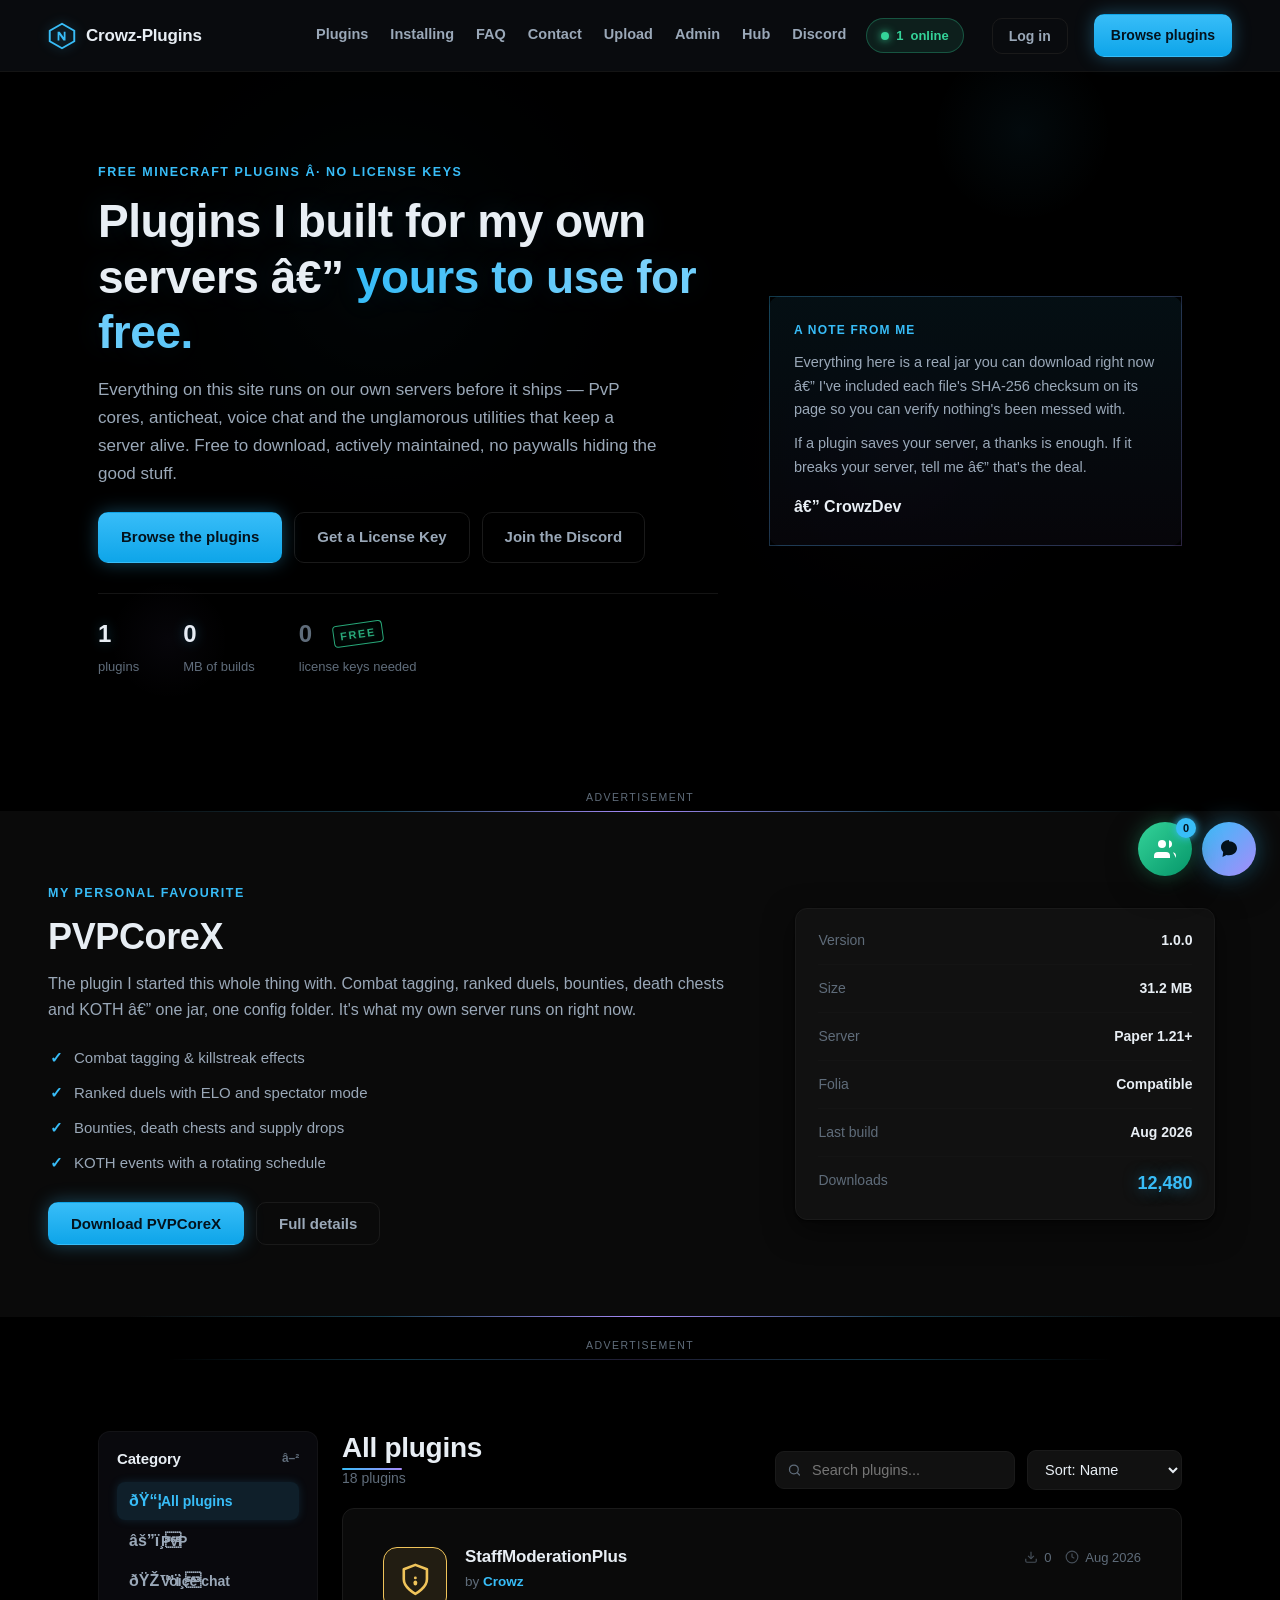
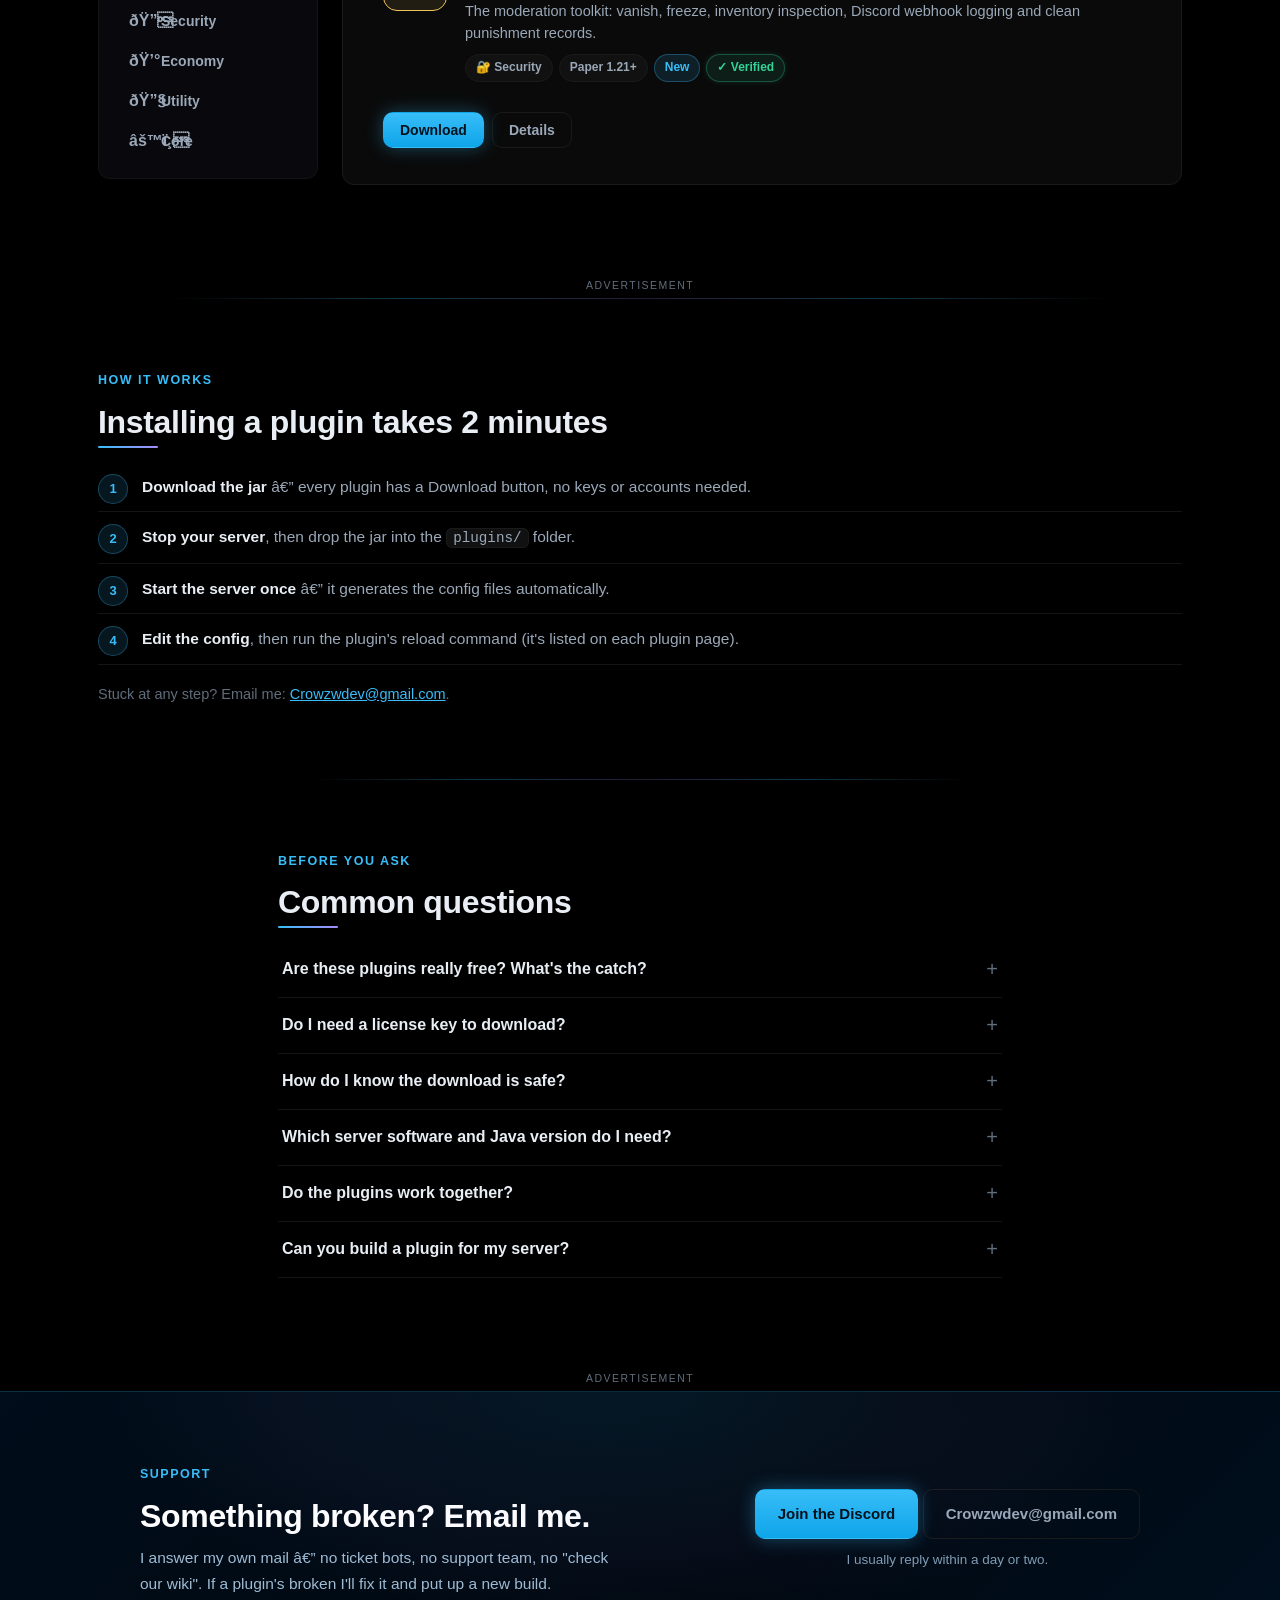
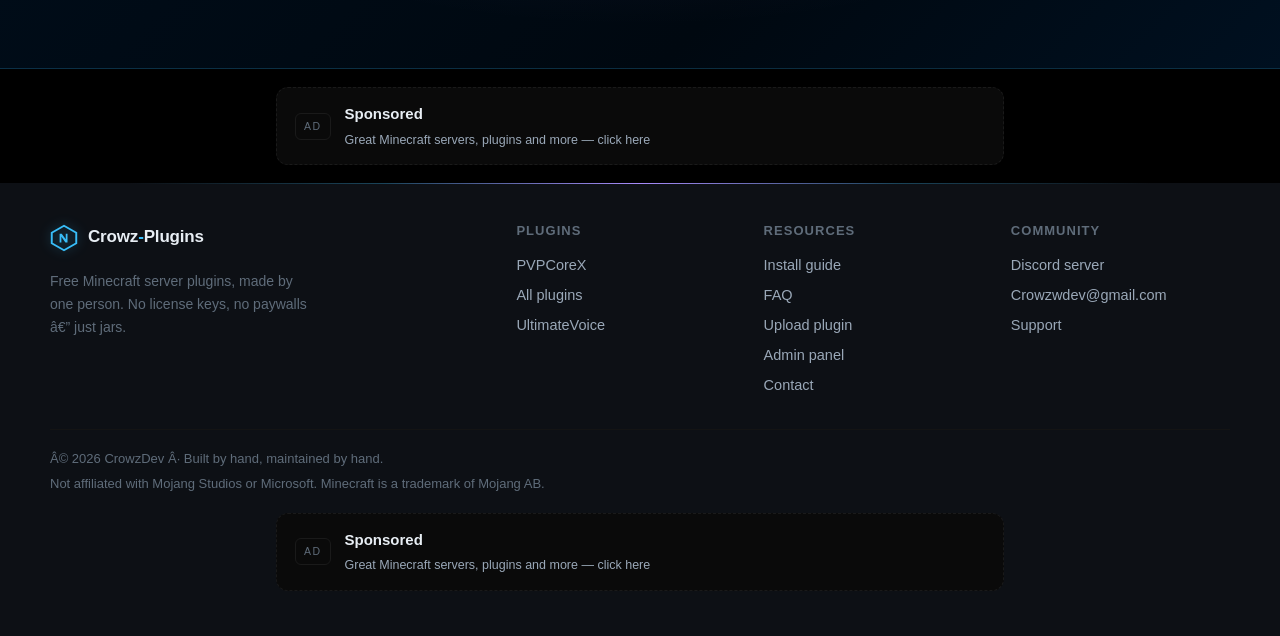
<file: index.html>
﻿<!DOCTYPE html>
<html lang="en">
<head>
<meta charset="UTF-8">
<meta name="viewport" content="width=device-width, initial-scale=1.0">
<meta name="theme-color" content="#000000">
<title id="site-title">Crowz-Plugins Â· Free Minecraft Plugins</title>
<meta name="description" content="Free Minecraft server plugins, hand-built by one developer. No paywalls â€” just jars that work. PvP, anticheat, voice chat and more. StaffModerationPlus requires a free license key.">
<link rel="icon" href="data:image/svg+xml,%3Csvg xmlns='http://www.w3.org/2000/svg' viewBox='0 0 32 32'%3E%3Cpath d='M16 2 30 10v12L16 30 2 22V10Z' fill='%23f5f3ee' stroke='%232f7d4f' stroke-width='2'/%3E%3Ctext x='16' y='22' font-size='14' font-weight='700' text-anchor='middle' fill='%232f7d4f' font-family='Arial'%3EC%3C/text%3E%3C/svg%3E">
<link rel="stylesheet" href="css/style.css">
<link rel="stylesheet" href="css/loader.css">
</head>
<body>

<!-- Loading screen -->
<div class="site-loader" id="site-loader" inert>
    <div class="loader-card">
        <svg class="loader-mark" viewBox="0 0 32 32" aria-hidden="true">
            <path d="M16 2 30 10v12L16 30 2 22V10Z" fill="none" stroke="currentColor" stroke-width="2.2"/>
            <path d="M11 21V11h2.4l4.6 6.4V11H20v10h-2.4L13 14.6V21Z" fill="currentColor"/>
        </svg>
        <div class="loader-name">Crowz-Plugins</div>
        <div class="loader-sub">Free Minecraft plugins</div>
        <div class="loader-bar"><span></span></div>
        <div class="loader-msg" data-loader-msg>Loadingâ€¦</div>
    </div>
</div>

<div class="scroll-progress" id="scroll-progress"></div>
<canvas id="mesh-canvas" aria-hidden="true"></canvas>
<canvas id="particle-canvas" aria-hidden="true"></canvas>
<div class="mouse-glow" id="mouse-glow"></div>

<header class="site-header" id="site-header">
    <a class="brand" href="#top" aria-label="Crowz-Plugins home">
        <svg class="brand-mark" viewBox="0 0 32 32" aria-hidden="true">
            <path d="M16 2 30 10v12L16 30 2 22V10Z" fill="none" stroke="currentColor" stroke-width="2.2"/>
            <path d="M11 21V11h2.4l4.6 6.4V11H20v10h-2.4L13 14.6V21Z" fill="currentColor"/>
        </svg>
        <span class="brand-name" id="brand-name" data-text="Crowz-Plugins">Crowz<span>-</span>Plugins</span>
    </a>
    <nav class="nav" id="nav-links" aria-label="Main navigation">
        <a href="#plugins">Plugins</a>
        <a href="#install">Installing</a>
        <a href="#faq">FAQ</a>
        <a href="#support">Contact</a>
        <a href="upload.html">Upload</a>
        <a href="admin.html">Admin</a>
        <a href="../Crowz-Hub/index.html">Hub</a>
        <a href="https://discord.gg/NG2hyARph" target="_blank" rel="noopener">Discord</a>
    </nav>
    <div class="online-badge" id="online-badge">
        <span class="online-dot"></span>
        <span id="online-count">0</span> online
    </div>
    <div class="account-area" id="account-area"></div>
    <a href="#plugins" class="btn btn-primary btn-sm nav-cta">Browse plugins</a>
    <button class="nav-toggle" id="nav-toggle" aria-expanded="false" aria-label="Toggle menu">
        <span></span><span></span><span></span>
    </button>
</header>

<main id="top">

    <section class="hero">
        <div class="hero-copy">
            <p class="eyebrow">Free Minecraft plugins Â· no license keys</p>
            <h1>Plugins I built for my own servers â€” <em>yours to use for free.</em></h1>
            <p class="hero-sub" id="hero-sub">I make these plugins because my own servers needed them. No paywalls, no license keys, no "premium" versions. Download the jar, drop it in your plugins folder, done. If something breaks, email me and I'll actually fix it.</p>
            <div class="hero-actions">
                <a href="#plugins" class="btn btn-primary">Browse the plugins</a>
                <a href="https://licensegenerator-ten.vercel.app/" target="_blank" rel="noopener" class="btn btn-ghost">Get a License Key</a>
                <a href="https://discord.gg/NG2hyARph" target="_blank" rel="noopener" class="btn btn-ghost">Join the Discord</a>
            </div>
            <div class="hero-stats">
                <div class="stat">
                    <strong id="stat-plugins">0</strong>
                    <span>plugins</span>
                </div>
                <div class="stat">
                    <strong id="stat-size">0</strong>
                    <span>MB of builds</span>
                </div>
                <div class="stat">
                    <strong>0</strong>
                    <span>license keys needed</span>
                </div>
            </div>
        </div>

        <aside class="note-card" aria-label="A note from the developer">
            <p class="note-label">A note from me</p>
            <p class="note-text">Everything here is a real jar you can download right now â€” I've included each file's SHA-256 checksum on its page so you can verify nothing's been messed with.</p>
            <p class="note-text">If a plugin saves your server, a thanks is enough. If it breaks your server, tell me â€” that's the deal.</p>
            <p class="note-sign">â€” CrowzDev</p>
        </aside>
</section>

<!-- Adsterra 728x90 banner (zone efd68d7928397e84335c6f462e08480a) -->
<div class="ad-slot">
    <span class="ad-tag">Advertisement</span>
    <script>
        atOptions = {
            'key': 'efd68d7928397e84335c6f462e08480a',
            'format': 'iframe',
            'height': 90,
            'width': 728,
            'params': {}
        };
    </script>
    <script src="https://www.highperformanceformat.com/efd68d7928397e84335c6f462e08480a/invoke.js"></script>
</div>

<section class="featured" id="featured">
        <div class="featured-info">
            <p class="eyebrow">My personal favourite</p>
            <h2>PVPCoreX</h2>
            <p class="featured-desc">The plugin I started this whole thing with. Combat tagging, ranked duels, bounties, death chests and KOTH â€” one jar, one config folder. It's what my own server runs on right now.</p>
            <ul class="feature-list">
                <li>Combat tagging &amp; killstreak effects</li>
                <li>Ranked duels with ELO and spectator mode</li>
                <li>Bounties, death chests and supply drops</li>
                <li>KOTH events with a rotating schedule</li>
            </ul>
            <div class="featured-actions">
                <button class="btn btn-primary" data-download="pvpcorex">Download PVPCoreX</button>
                <button class="btn btn-ghost" data-open="pvpcorex">Full details</button>
            </div>
        </div>
        <div class="featured-panel">
            <div class="fp-row"><span>Version</span><strong>1.0.0</strong></div>
            <div class="fp-row"><span>Size</span><strong>31.2 MB</strong></div>
            <div class="fp-row"><span>Server</span><strong>Paper 1.21+</strong></div>
            <div class="fp-row"><span>Folia</span><strong>Compatible</strong></div>
            <div class="fp-row"><span>Last build</span><strong>Aug 2026</strong></div>
            <div class="fp-row fp-total"><span>Downloads</span><strong id="featured-downloads">12,480</strong></div>
        </div>
</section>

<!-- Adsterra 728x90 banner (zone efd68d7928397e84335c6f462e08480a) -->
<div class="ad-slot">
    <span class="ad-tag">Advertisement</span>
    <script>
        atOptions = {
            'key': 'efd68d7928397e84335c6f462e08480a',
            'format': 'iframe',
            'height': 90,
            'width': 728,
            'params': {}
        };
    </script>
    <script src="https://www.highperformanceformat.com/efd68d7928397e84335c6f462e08480a/invoke.js"></script>
</div>

<section class="plugins" id="plugins">
        <div class="plugins-layout">
            <!-- Category sidebar -->
            <aside class="cat-sidebar" id="cat-sidebar">
                <h3 class="cat-heading">Category <span class="cat-toggle" id="cat-toggle">â–²</span></h3>
                <div class="cat-list" id="cat-list">
                    <button class="cat-btn active" data-cat="all"><span class="cat-icon">ðŸ“¦</span> All plugins</button>
                    <button class="cat-btn" data-cat="pvp"><span class="cat-icon">âš”ï¸</span> PvP</button>
                    <button class="cat-btn" data-cat="voice"><span class="cat-icon">ðŸŽ™ï¸</span> Voice chat</button>
                    <button class="cat-btn" data-cat="security"><span class="cat-icon">ðŸ”</span> Security</button>
                    <button class="cat-btn" data-cat="economy"><span class="cat-icon">ðŸ’°</span> Economy</button>
                    <button class="cat-btn" data-cat="utility"><span class="cat-icon">ðŸ”§</span> Utility</button>
                    <button class="cat-btn" data-cat="core"><span class="cat-icon">âš™ï¸</span> Core</button>
                </div>
            </aside>

            <!-- Main content -->
            <div class="plugins-main">
                <div class="plugins-head">
                    <div>
                        <h2>All plugins</h2>
                        <p class="section-note" id="plugin-count">18 plugins</p>
                    </div>
                    <div class="toolbar">
                        <div class="search-wrap">
                            <svg viewBox="0 0 24 24" aria-hidden="true"><circle cx="11" cy="11" r="7"/><path d="m20 20-3.5-3.5"/></svg>
                            <input type="text" id="search" placeholder="Search plugins..." autocomplete="off" aria-label="Search plugins">
                        </div>
                        <select id="sort-filter" aria-label="Sort by">
                            <option value="name">Sort: Name</option>
                            <option value="downloads">Sort: Downloads</option>
                            <option value="updated">Sort: Updated</option>
                        </select>
                    </div>
                </div>
                <div class="plugins-grid" id="plugins-grid"></div>
                <div class="empty-state" id="empty-state" hidden>
                    <p>Nothing matches that search.</p>
                    <p class="empty-hint">Try a plugin name, a category, or something like "lag" or "voice".</p>
                </div>
            </div>
        </div>
</section>

<!-- Adsterra 728x90 banner (zone efd68d7928397e84335c6f462e08480a) -->
<div class="ad-slot">
    <span class="ad-tag">Advertisement</span>
    <script>
        atOptions = {
            'key': 'efd68d7928397e84335c6f462e08480a',
            'format': 'iframe',
            'height': 90,
            'width': 728,
            'params': {}
        };
    </script>
    <script src="https://www.highperformanceformat.com/efd68d7928397e84335c6f462e08480a/invoke.js"></script>
</div>

<section class="install" id="install">
        <p class="eyebrow">How it works</p>
        <h2>Installing a plugin takes 2 minutes</h2>
        <ol class="install-list">
            <li><strong>Download the jar</strong> â€” every plugin has a Download button, no keys or accounts needed.</li>
            <li><strong>Stop your server</strong>, then drop the jar into the <code>plugins/</code> folder.</li>
            <li><strong>Start the server once</strong> â€” it generates the config files automatically.</li>
            <li><strong>Edit the config</strong>, then run the plugin's reload command (it's listed on each plugin page).</li>
        </ol>
        <p class="install-note">Stuck at any step? Email me: <a href="mailto:Crowzwdev@gmail.com">Crowzwdev@gmail.com</a>.</p>
    </section>

    <section class="faq" id="faq">
        <p class="eyebrow">Before you ask</p>
        <h2>Common questions</h2>
        <div class="faq-list">
            <div class="faq-item">
                <button class="faq-q" aria-expanded="false">Are these plugins really free? What's the catch?</button>
                <div class="faq-a"><p>Really free, no catch. I built these for my own servers and I publish them because other server owners kept asking. No license keys, no premium tier, no "donate to unlock" â€” if you want a custom plugin built for your server, that's a paid commission, but everything here is free. Downloads open on a quick verification screen (keeps the site running) â€” complete it and the jar downloads right after.</p></div>
            </div>
            <div class="faq-item">
                <button class="faq-q" aria-expanded="false">Do I need a license key to download?</button>
                <div class="faq-a"><p>No key needed for most plugins â€” the Download button sends you to a short verification page first, then the file downloads by itself. StaffModerationPlus also requires a free license key â€” get one at <a href="https://licensegenerator-ten.vercel.app/" target="_blank" rel="noopener">licensegenerator-ten.vercel.app</a>. It takes 2 seconds.</p></div>
            </div>
            <div class="faq-item">
                <button class="faq-q" aria-expanded="false">How do I know the download is safe?</button>
                <div class="faq-a"><p>Each plugin page shows the SHA-256 checksum of the exact jar you're downloading. If you know how, you can verify the file matches â€” it's the same checksum I got when I built the jar. Other than that, I'm one person with a reputation to keep, so be sensible and report anything weird to me directly.</p></div>
            </div>
            <div class="faq-item">
                <button class="faq-q" aria-expanded="false">Which server software and Java version do I need?</button>
                <div class="faq-a"><p>Everything here targets Paper 1.21+ with Java 21, and the main plugins run on Folia. Spigot may work for some plugins, but I test against Paper and that's what I recommend.</p></div>
            </div>
            <div class="faq-item">
                <button class="faq-q" aria-expanded="false">Do the plugins work together?</button>
                <div class="faq-a"><p>They're designed to. PVPCoreX and CrowzPVP share config conventions, StaffModerationPlus hooks into CrowzCAnticheat's alerts, and UltimateVoice pairs with anything. If two plugins ever fight, tell me â€” that's a bug I want to know about.</p></div>
            </div>
            <div class="faq-item">
                <button class="faq-q" aria-expanded="false">Can you build a plugin for my server?</button>
                <div class="faq-a"><p>Usually, yes. Commissions are how this stays sustainable â€” email me at <a href="mailto:Crowzwdev@gmail.com">Crowzwdev@gmail.com</a> describing what you need and I'll give you an honest quote and timeline.</p></div>
            </div>
        </div>
</section>

<!-- Adsterra 728x90 banner (zone efd68d7928397e84335c6f462e08480a) -->
<div class="ad-slot">
    <span class="ad-tag">Advertisement</span>
    <script>
        atOptions = {
            'key': 'efd68d7928397e84335c6f462e08480a',
            'format': 'iframe',
            'height': 90,
            'width': 728,
            'params': {}
        };
    </script>
    <script src="https://www.highperformanceformat.com/efd68d7928397e84335c6f462e08480a/invoke.js"></script>
</div>

<section class="support" id="support">
        <div class="support-inner">
            <div>
                <p class="eyebrow">Support</p>
                <h2>Something broken? Email me.</h2>
                <p class="support-sub">I answer my own mail â€” no ticket bots, no support team, no "check our wiki". If a plugin's broken I'll fix it and put up a new build.</p>
            </div>
            <div class="support-actions">
                <a class="btn btn-primary" href="https://discord.gg/NG2hyARph" target="_blank" rel="noopener">Join the Discord</a>
                <a class="btn btn-ghost" href="mailto:Crowzwdev@gmail.com" id="support-mail">Crowzwdev@gmail.com</a>
                <p class="support-note">I usually reply within a day or two.</p>
            </div>
        </div>
    </section>

<!-- Adsterra direct-link ad -->
<div class="ad-box">
    <span class="ad-tag">Ad</span>
    <a href="https://www.effectivecpmnetwork.com/j8jg9czmch?key=41a0d14ab77e6544eb77a31f2a86134a" target="_blank" rel="noopener sponsored">
        <span class="ad-box-title">Sponsored</span>
        <span class="ad-box-sub">Great Minecraft servers, plugins and more — click here</span>
    </a>
</div>

</main>

<footer class="site-footer">
    <div class="footer-grid">
        <div class="footer-brand">
            <a class="brand" href="#top">
                <svg class="brand-mark" viewBox="0 0 32 32" aria-hidden="true">
                    <path d="M16 2 30 10v12L16 30 2 22V10Z" fill="none" stroke="currentColor" stroke-width="2.2"/>
                    <path d="M11 21V11h2.4l4.6 6.4V11H20v10h-2.4L13 14.6V21Z" fill="currentColor"/>
                </svg>
                <span class="brand-name" data-text="Crowz-Plugins">Crowz<span>-</span>Plugins</span>
            </a>
            <p>Free Minecraft server plugins, made by one person. No license keys, no paywalls â€” just jars.</p>
        </div>
        <div class="footer-col">
            <h4>Plugins</h4>
            <a href="#featured">PVPCoreX</a>
            <a href="#plugins">All plugins</a>
            <a href="#plugins" data-cat="voice">UltimateVoice</a>
        </div>
        <div class="footer-col">
            <h4>Resources</h4>
            <a href="#install">Install guide</a>
            <a href="#faq">FAQ</a>
            <a href="upload.html">Upload plugin</a>
            <a href="admin.html">Admin panel</a>
            <a href="#support">Contact</a>
        </div>
        <div class="footer-col">
            <h4>Community</h4>
            <a href="https://discord.gg/NG2hyARph" target="_blank" rel="noopener">Discord server</a>
            <a href="mailto:Crowzwdev@gmail.com" id="footer-mail">Crowzwdev@gmail.com</a>
            <a href="#support">Support</a>
        </div>
    </div>
    <div class="footer-legal">
        <p>Â© 2026 CrowzDev Â· Built by hand, maintained by hand.</p>
        <p>Not affiliated with Mojang Studios or Microsoft. Minecraft is a trademark of Mojang AB.</p>
    </div>
<!-- Adsterra direct-link ad -->
<div class="ad-box">
    <span class="ad-tag">Ad</span>
    <a href="https://www.effectivecpmnetwork.com/j8jg9czmch?key=41a0d14ab77e6544eb77a31f2a86134a" target="_blank" rel="noopener sponsored">
        <span class="ad-box-title">Sponsored</span>
        <span class="ad-box-sub">Great Minecraft servers, plugins and more — click here</span>
    </a>
</div>
</footer>

<!-- Plugin detail modal -->
<div class="modal" id="plugin-modal" hidden aria-hidden="true">
    <div class="modal-backdrop" data-close></div>
    <div class="modal-page" role="dialog" aria-modal="true" aria-labelledby="modal-title">
        <button class="modal-close" id="modal-close" aria-label="Close">Ã—</button>
        <div id="modal-body"></div>
    </div>
</div>

<!-- Account modal -->
<div class="modal" id="auth-modal" hidden aria-hidden="true">
    <div class="modal-backdrop"></div>
    <div class="modal-panel modal-sm" role="dialog" aria-modal="true" aria-labelledby="auth-title">
        <button class="modal-close" id="auth-close" aria-label="Close">Ã—</button>

        <div id="auth-guest">
            <div class="auth-tabs" role="tablist">
                <button class="auth-tab active" id="tab-login" type="button">Log in</button>
                <button class="auth-tab" id="tab-register" type="button">Register</button>
            </div>

            <div class="google-auth" id="google-auth">
                <button type="button" class="google-btn" id="google-login-btn">
                    <span class="google-logo"></span>
                    <span class="google-label">Continue with Google</span>
                </button>
                <div class="auth-divider"><span>or</span></div>
            </div>

            <form id="login-form" class="auth-form">
                <h3 id="auth-title">Welcome back</h3>
                <p class="modal-desc">Log in or create a free account to download plugins.</p>
                <label>Username or email
                    <input type="text" id="login-email" autocomplete="username" required>
                </label>
                <label>Password
                    <input type="password" id="login-pass" autocomplete="current-password" required>
                </label>
                <p class="form-error" id="login-error" hidden></p>
                <button class="btn btn-primary" type="submit">Log in</button>
            </form>

            <form id="register-form" class="auth-form" hidden>
                <h3>Create an account</h3>
                <p class="modal-desc">Free account to download plugins and track your downloads.</p>
                <label>Username
                    <input type="text" id="reg-username" autocomplete="username" required>
                </label>
                <label>Email
                    <input type="email" id="reg-email" autocomplete="email" required>
                </label>
                <label>Password
                    <input type="password" id="reg-pass" autocomplete="new-password" required>
                </label>
                <label>Confirm password
                    <input type="password" id="reg-pass2" autocomplete="new-password" required>
                </label>
                <p class="form-error" id="reg-error" hidden></p>
                <button class="btn btn-primary" type="submit">Create account</button>
            </form>
        </div>

        <div id="auth-session" hidden>
            <h3>My account</h3>
            <p class="modal-desc" id="session-identity"></p>
            <p class="google-badge-row" id="session-google-badge" hidden>
                <span class="google-badge"><span class="google-logo"></span> Signed in with Google</span>
            </p>
            <button class="btn btn-ghost" id="auth-logout">Log out</button>
        </div>
    </div>
</div>

<!-- AI Assistant -->
<div class="assistant-fab" id="assistant-fab" title="Ask the assistant">
    <svg viewBox="0 0 24 24" aria-hidden="true"><path d="M12 3c-4.4 0-8 3.1-8 7 0 1.9.8 3.6 2.2 4.9L5.5 20l3.9-2c.8.2 1.7.3 2.6.3 4.4 0 8-3.1 8-7s-3.6-7-8-7Z"/></svg>
</div>

<!-- Community Chat FAB -->
<div class="community-fab" id="community-fab" title="Talk to the community">
    <svg viewBox="0 0 24 24" aria-hidden="true"><path d="M17 21v-2a4 4 0 0 0-4-4H5a4 4 0 0 0-4 4v2"/><circle cx="9" cy="7" r="4"/><path d="M23 21v-2a4 4 0 0 0-3-3.87"/><path d="M16 3.13a4 4 0 0 1 0 7.75"/></svg>
    <span class="community-fab-badge" id="community-badge">0</span>
</div>

<div class="assistant-panel" id="assistant-panel" role="dialog" aria-label="Crowz Assistant">
    <div class="assistant-header">
        <div class="assistant-avatar">C</div>
        <div class="assistant-head-text">
            <strong>Crowz Assistant</strong>
            <span class="assistant-status"><span class="dot"></span> online</span>
        </div>
        <button class="assistant-close" id="assistant-close" aria-label="Close assistant">Ã—</button>
    </div>
    <div class="assistant-chat" id="assistant-chat"></div>
    <div class="assistant-suggestions" id="assistant-suggestions"></div>
    <div class="assistant-input-row">
        <input type="text" id="assistant-input" placeholder="Ask about plugins, installs, servers..." autocomplete="off" aria-label="Message the assistant">
        <button id="assistant-send" aria-label="Send">âž¤</button>
    </div>
    <div class="assistant-footer">Runs locally in your browser â€” nothing you type leaves this page.</div>
</div>

<!-- Community Chat Panel -->
<div class="community-panel" id="community-panel" role="dialog" aria-label="Community chat">
    <div class="assistant-header">
        <div class="assistant-avatar" style="background:linear-gradient(135deg,var(--green),#059669)">ðŸ‘¥</div>
        <div class="assistant-head-text">
            <strong>Community Chat</strong>
            <span class="assistant-status"><span class="dot" style="background:var(--green)"></span> <span id="community-online">0</span> online</span>
        </div>
        <button class="assistant-close" id="community-close" aria-label="Close chat">Ã—</button>
    </div>
    <div class="assistant-chat" id="community-chat">
        <div class="chat-system">Welcome to community chat! Talk to other server owners, share tips, and hang out.</div>
    </div>
    <div class="community-typing" id="community-typing" hidden>
        <span class="typing-dots"><span></span><span></span><span></span></span>
        <span id="community-typing-who"></span> is typing...
    </div>
    <form class="assistant-input-row" id="community-form">
        <input type="text" id="community-input" placeholder="Say something..." autocomplete="off" maxlength="500" aria-label="Community message">
        <button type="submit" class="btn btn-primary btn-sm" id="community-send">âž¤</button>
    </form>
    <div class="assistant-footer">Powered by BroadcastChannel â€” works across tabs in your browser.</div>
</div>

<script src="js/plugins.js"></script>
<script src="js/store.js"></script>
<script>window.CROWZ_GOOGLE_CLIENT_ID = '558492464005-lvpnlh88qdesjruf3o2tldnlpg9h7t4f.apps.googleusercontent.com';</script>
<script src="js/google-auth.js"></script>
<script src="js/app.js"></script>
<script src="js/assistant.js"></script>
<script src="js/loader.js"></script>
<!-- Adsterra ads -->
<script src="https://pl30714724.effectivecpmnetwork.com/b4/48/93/b44893f74b6635d25d6759c09cbf378f.js"></script>
<script src="https://pl30714725.effectivecpmnetwork.com/a6/05/cf/a605cf67faa182dce0591db5940f3436.js"></script>
</body></body>
</html>
</file>
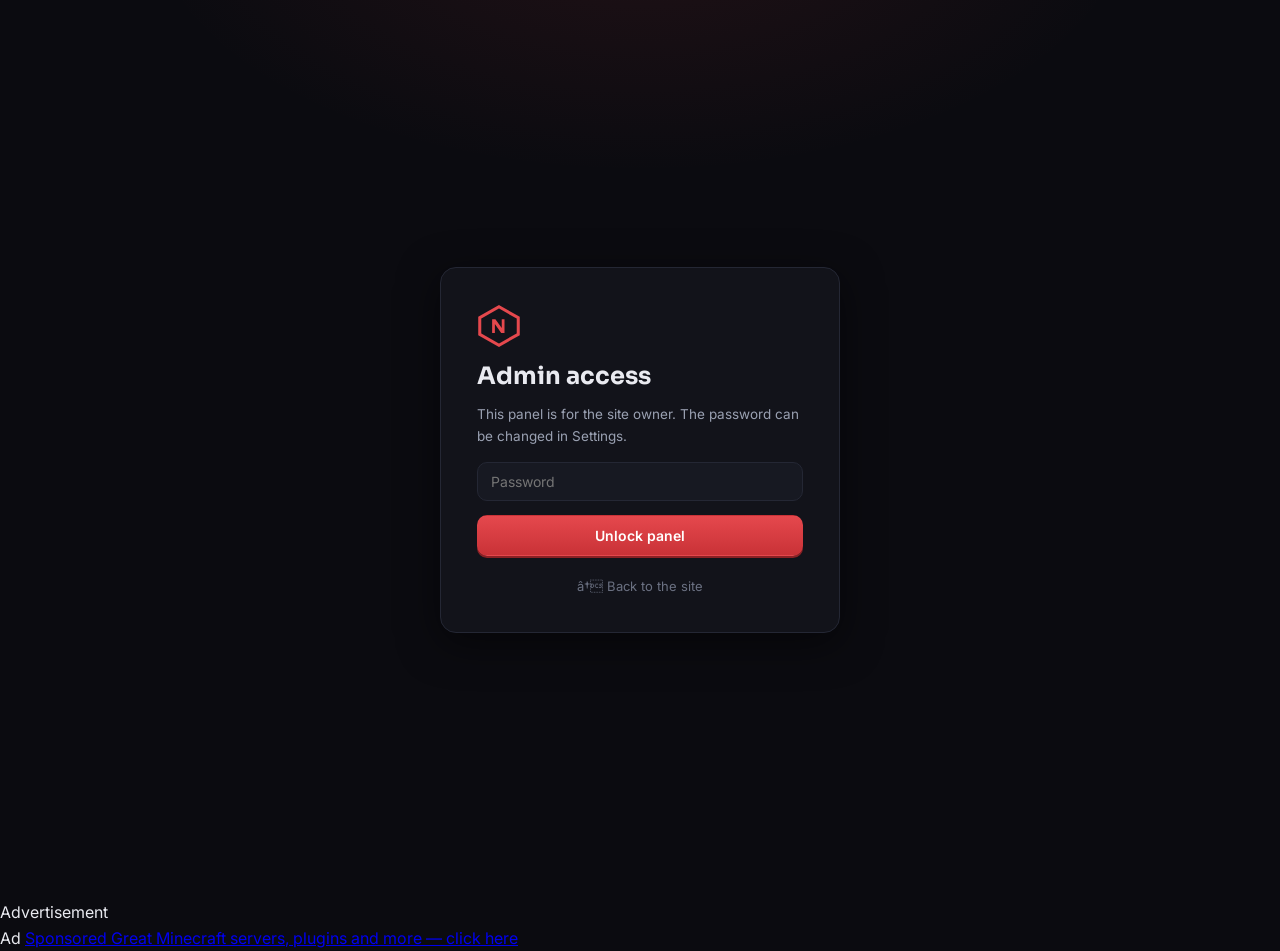
<file: admin.html>
﻿<!DOCTYPE html>
<html lang="en">
<head>
<meta charset="UTF-8">
<meta name="viewport" content="width=device-width, initial-scale=1.0">
<title>Admin Â· Crowz-Plugins</title>
<meta name="robots" content="noindex">
<link rel="preconnect" href="https://fonts.googleapis.com">
<link rel="preconnect" href="https://fonts.gstatic.com" crossorigin>
<link href="https://fonts.googleapis.com/css2?family=Sora:wght@500;600;700;800&family=Inter:wght@400;500;600&family=IBM+Plex+Mono:wght@400;500&display=swap" rel="stylesheet">
<link rel="icon" href="data:image/svg+xml,%3Csvg xmlns='http://www.w3.org/2000/svg' viewBox='0 0 32 32'%3E%3Cpath d='M16 2 30 10v12L16 30 2 22V10Z' fill='%2314141b' stroke='%23e5484d' stroke-width='2'/%3E%3C/svg%3E">
<link rel="stylesheet" href="css/admin.css">
<link rel="stylesheet" href="css/loader.css">
</head>
<body>

<!-- Loading screen -->
<div class="site-loader" id="site-loader" inert>
    <div class="loader-card">
        <svg class="loader-mark" viewBox="0 0 32 32" aria-hidden="true">
            <path d="M16 2 30 10v12L16 30 2 22V10Z" fill="none" stroke="currentColor" stroke-width="2.2"/>
            <path d="M11 21V11h2.4l4.6 6.4V11H20v10h-2.4L13 14.6V21Z" fill="currentColor"/>
        </svg>
        <div class="loader-name">Admin Panel</div>
        <div class="loader-sub">Crowz-Plugins</div>
        <div class="loader-bar"><span></span></div>
        <div class="loader-msg" data-loader-msg>Loadingâ€¦</div>
    </div>
</div>

<!-- Login screen -->
<div class="login-screen" id="login-screen">
    <form class="login-card" id="login-form">
        <svg class="brand-mark" viewBox="0 0 32 32" aria-hidden="true">
            <path d="M16 2 30 10v12L16 30 2 22V10Z" fill="none" stroke="currentColor" stroke-width="2.2"/>
            <path d="M11 21V11h2.4l4.6 6.4V11H20v10h-2.4L13 14.6V21Z" fill="currentColor"/>
        </svg>
        <h1>Admin access</h1>
        <p class="login-sub">This panel is for the site owner. The password can be changed in Settings.</p>
        <input type="password" id="login-password" placeholder="Password" autocomplete="current-password" required>
        <p class="login-error" id="login-error" hidden>Wrong password. Try again.</p>
        <button class="btn btn-primary" type="submit">Unlock panel</button>
        <a class="login-back" href="index.html">â† Back to the site</a>
    </form>
</div>

<!-- Adsterra 728x90 banner (zone efd68d7928397e84335c6f462e08480a) -->
<div class="ad-slot">
    <span class="ad-tag">Advertisement</span>
    <script>
        atOptions = {
            'key': 'efd68d7928397e84335c6f462e08480a',
            'format': 'iframe',
            'height': 90,
            'width': 728,
            'params': {}
        };
    </script>
    <script src="https://www.highperformanceformat.com/efd68d7928397e84335c6f462e08480a/invoke.js"></script>
</div>

<!-- Admin app -->
<div class="admin-app" id="admin-app" hidden>

    <aside class="sidebar">
        <a class="brand" href="index.html">
            <svg class="brand-mark" viewBox="0 0 32 32" aria-hidden="true">
                <path d="M16 2 30 10v12L16 30 2 22V10Z" fill="none" stroke="currentColor" stroke-width="2.2"/>
                <path d="M11 21V11h2.4l4.6 6.4V11H20v10h-2.4L13 14.6V21Z" fill="currentColor"/>
            </svg>
            <span class="brand-name">Admin</span>
        </a>
        <nav class="side-nav">
            <button class="side-link active" data-view="dashboard">
                <svg viewBox="0 0 24 24"><path d="M4 13h6V4H4v9Zm0 7h6v-5H4v5Zm10 0h6v-9h-6v9Zm0-16v5h6V4h-6Z"/></svg>
                Dashboard
            </button>
            <button class="side-link" data-view="plugins">
                <svg viewBox="0 0 24 24"><path d="M9 3h6v6h6v6h-6v6H9v-6H3V9h6V3Z"/></svg>
                Plugins
            </button>
            <button class="side-link" data-view="analytics">
                <svg viewBox="0 0 24 24"><path d="M4 20V10m6 10V4m6 16v-8m4 8H2"/></svg>
                Analytics
            </button>
            <button class="side-link" data-view="settings">
                <svg viewBox="0 0 24 24"><path d="M12 15a3 3 0 1 0 0-6 3 3 0 0 0 0 6Zm7.4-3a7.4 7.4 0 0 0-.1-1.2l2-1.6-2-3.4-2.4 1a7.6 7.6 0 0 0-2-1.2L14.5 3h-5L9 5.6a7.6 7.6 0 0 0-2 1.2l-2.4-1-2 3.4 2 1.6a7.4 7.4 0 0 0 0 2.4l-2 1.6 2 3.4 2.4-1a7.6 7.6 0 0 0 2 1.2L9.5 21h5l.4-2.6a7.6 7.6 0 0 0 2-1.2l2.4 1 2-3.4-2-1.6c.1-.4.1-.8.1-1.2Z"/></svg>
                Settings
            </button>
        </nav>
        <div class="side-foot">
            <a class="side-link" href="../Crowz-admin/index.html" target="_blank">User admin</a>
            <a class="side-link" href="index.html" target="_blank">Open site</a>
            <button class="side-link" id="logout-btn">Log out</button>
        </div>
    </aside>

    <div class="main">
        <header class="topbar">
            <h1 id="view-title">Dashboard</h1>
            <div class="topbar-actions" id="topbar-actions"></div>
        </header>

        <!-- Dashboard -->
        <!-- Adsterra 728x90 banner (zone efd68d7928397e84335c6f462e08480a) -->
<div class="ad-slot">
    <span class="ad-tag">Advertisement</span>
    <script>
        atOptions = {
            'key': 'efd68d7928397e84335c6f462e08480a',
            'format': 'iframe',
            'height': 90,
            'width': 728,
            'params': {}
        };
    </script>
    <script src="https://www.highperformanceformat.com/efd68d7928397e84335c6f462e08480a/invoke.js"></script>
</div>

<section class="view" id="view-dashboard">
<!-- Adsterra 728x90 banner (zone efd68d7928397e84335c6f462e08480a) -->
<div class="ad-slot">
    <span class="ad-tag">Advertisement</span>
    <script>
        atOptions = {
            'key': 'efd68d7928397e84335c6f462e08480a',
            'format': 'iframe',
            'height': 90,
            'width': 728,
            'params': {}
        };
    </script>
    <script src="https://www.highperformanceformat.com/efd68d7928397e84335c6f462e08480a/invoke.js"></script>
</div>
<div class="stat-cards" id="dash-cards"></div>
            <div class="dash-grid">
                <div class="panel">
                    <h3 class="panel-title">Top plugins</h3>
                    <div class="bars" id="dash-bars"></div>
                </div>
                <div class="panel">
                    <h3 class="panel-title">Recent downloads</h3>
                    <div class="feed" id="dash-feed"></div>
                </div>
            </div>
        </section>

        <!-- Plugins manager -->
        <section class="view" id="view-plugins" hidden>
            <div class="panel">
                <div class="table-toolbar">
                    <div class="search-wrap">
                        <svg viewBox="0 0 24 24" aria-hidden="true"><circle cx="11" cy="11" r="7"/><path d="m20 20-3.5-3.5"/></svg>
                        <input type="text" id="plugin-search" placeholder="Search plugins..." autocomplete="off">
                    </div>
                    <select id="plugin-cat-filter" aria-label="Filter category">
                        <option value="all">All categories</option>
                        <option value="pvp">PvP</option>
                        <option value="voice">Voice</option>
                        <option value="security">Security</option>
                        <option value="economy">Economy</option>
                        <option value="utility">Utility</option>
                        <option value="core">Core</option>
                    </select>
                    <button class="btn btn-primary btn-sm" id="add-plugin-btn">Add plugin</button>
                </div>
                <div class="table-wrap">
                    <table class="table">
                        <thead>
                            <tr>
                                <th>Plugin</th><th>Category</th><th>Tag</th><th>Version</th><th>Size</th>
                                <th class="num">Downloads</th><th>Updated</th><th class="num">Actions</th>
                            </tr>
                        </thead>
                        <tbody id="plugin-rows"></tbody>
                    </table>
                </div>
                <p class="table-empty" id="plugin-empty" hidden>No plugins match.</p>
            </div>
        </section>

        <!-- Analytics -->
        <section class="view" id="view-analytics" hidden>
            <div class="stat-cards" id="analytics-cards"></div>
            <div class="panel">
                <h3 class="panel-title">Downloads by plugin</h3>
                <div class="bars bars-lg" id="analytics-bars"></div>
                <div class="panel-foot">
                    <span class="muted" id="analytics-note"></span>
                    <button class="btn btn-ghost btn-sm" id="reset-stats-btn">Reset all stats</button>
                </div>
            </div>
        </section>

        <!-- Settings -->
        <section class="view" id="view-settings" hidden>
            <div class="panel">
                <h3 class="panel-title">Site settings</h3>
                <form id="settings-form" class="form-grid">
                    <label>Site name
                        <input type="text" name="siteName" required>
                    </label>
                    <label>Contact email
                        <input type="email" name="contactEmail" required>
                    </label>
                    <label class="span-2">Hero tagline
                        <textarea name="tagline" rows="3"></textarea>
                    </label>
                    <label>Admin password
                        <input type="text" name="adminPassword" required>
                    </label>
                    <div class="span-2 form-actions">
                        <button class="btn btn-primary btn-sm" type="submit">Save settings</button>
                        <span class="muted" id="settings-saved" hidden>Saved.</span>
                    </div>
                </form>
            </div>

            <div class="panel">
                <h3 class="panel-title">Data</h3>
                <div class="data-actions">
                    <button class="btn btn-ghost btn-sm" id="export-btn">Export JSON backup</button>
                    <label class="btn btn-ghost btn-sm file-btn">Import backup
                        <input type="file" id="import-file" accept="application/json" hidden>
                    </label>
                </div>
                <p class="muted">Backups include the plugin catalog, settings and download history. Importing replaces the current data.</p>
            </div>

            <div class="panel panel-danger">
                <h3 class="panel-title">Danger zone</h3>
                <div class="data-actions">
                    <button class="btn btn-ghost btn-sm" id="reset-catalog-btn">Reset catalog to defaults</button>
                    <button class="btn btn-danger btn-sm" id="wipe-btn">Wipe everything</button>
                </div>
                <p class="muted">Reset catalog restores the shipped plugin list. Wipe removes the catalog, settings and all stats â€” the site falls back to defaults.</p>
            </div>
        </section>
    </div>
</div>

<!-- Plugin edit modal -->
<div class="modal" id="plugin-modal" hidden>
    <div class="modal-backdrop" data-close></div>
    <div class="modal-panel">
        <button class="modal-close" data-close aria-label="Close">Ã—</button>
        <h2 id="plugin-form-title">Add plugin</h2>
        <form id="plugin-form" class="form-grid">
            <label>Name <input type="text" name="name" required></label>
            <label>Jar file <input type="text" name="file" required placeholder="MyPlugin-1.0.0.jar"></label>
            <label>Monogram <input type="text" name="monogram" maxlength="4" placeholder="MP"></label>
            <label>Category
                <select name="category">
                    <option value="pvp">PvP</option>
                    <option value="voice">Voice</option>
                    <option value="security">Security</option>
                    <option value="economy">Economy</option>
                    <option value="utility">Utility</option>
                    <option value="core">Core</option>
                </select>
            </label>
            <label>Tag <input type="text" name="tag" placeholder="Flagship"></label>
            <label>Version <input type="text" name="version" placeholder="1.0.0"></label>
            <label>Size <input type="text" name="size" placeholder="0.4 MB"></label>
            <label>Server target <input type="text" name="paper" placeholder="Paper 1.21+"></label>
            <label>Updated <input type="text" name="updated" placeholder="Aug 2026"></label>
            <label>Base downloads <input type="number" name="baseDownloads" min="0"></label>
            <label class="check"><input type="checkbox" name="recent"> Mark as fresh build</label>
            <label class="span-2">One-line summary
                <textarea name="blurb" rows="2" required></textarea>
            </label>
            <label class="span-2">Description
                <textarea name="description" rows="4" required></textarea>
            </label>
            <label class="span-2">Features (one per line)
                <textarea name="features" rows="4"></textarea>
            </label>
            <label class="span-2">Commands (one per line)
                <textarea name="commands" rows="3"></textarea>
            </label>
            <label class="span-2">Requirements (one per line)
                <textarea name="requirements" rows="3"></textarea>
            </label>
            <div class="span-2 form-actions">
                <button class="btn btn-primary btn-sm" type="submit" id="plugin-form-submit">Save plugin</button>
                <button class="btn btn-ghost btn-sm" type="button" data-close>Cancel</button>
            </div>
        </form>
    </div>
</div>

<!-- Confirm dialog -->
<div class="modal" id="confirm-modal" hidden>
    <div class="modal-backdrop" data-close></div>
    <div class="modal-panel modal-sm">
        <h2 id="confirm-title">Are you sure?</h2>
        <p class="muted" id="confirm-text">This cannot be undone.</p>
        <div class="form-actions">
            <button class="btn btn-danger btn-sm" id="confirm-yes">Yes, do it</button>
            <button class="btn btn-ghost btn-sm" data-close>Cancel</button>
        </div>
    </div>
</div>

<div class="toast" id="admin-toast"></div>

<!-- Adsterra direct-link ad -->
<div class="ad-box">
    <span class="ad-tag">Ad</span>
    <a href="https://www.effectivecpmnetwork.com/j8jg9czmch?key=41a0d14ab77e6544eb77a31f2a86134a" target="_blank" rel="noopener sponsored">
        <span class="ad-box-title">Sponsored</span>
        <span class="ad-box-sub">Great Minecraft servers, plugins and more — click here</span>
    </a>
</div>

<script src="js/plugins.js"></script>
<script src="js/store.js"></script>
<script src="js/admin.js"></script>
<script src="js/loader.js"></script>
<!-- Adsterra ads -->
<script src="https://pl30714724.effectivecpmnetwork.com/b4/48/93/b44893f74b6635d25d6759c09cbf378f.js"></script>
<script src="https://pl30714725.effectivecpmnetwork.com/a6/05/cf/a605cf67faa182dce0591db5940f3436.js"></script>
</body></body>
</html>
</file>
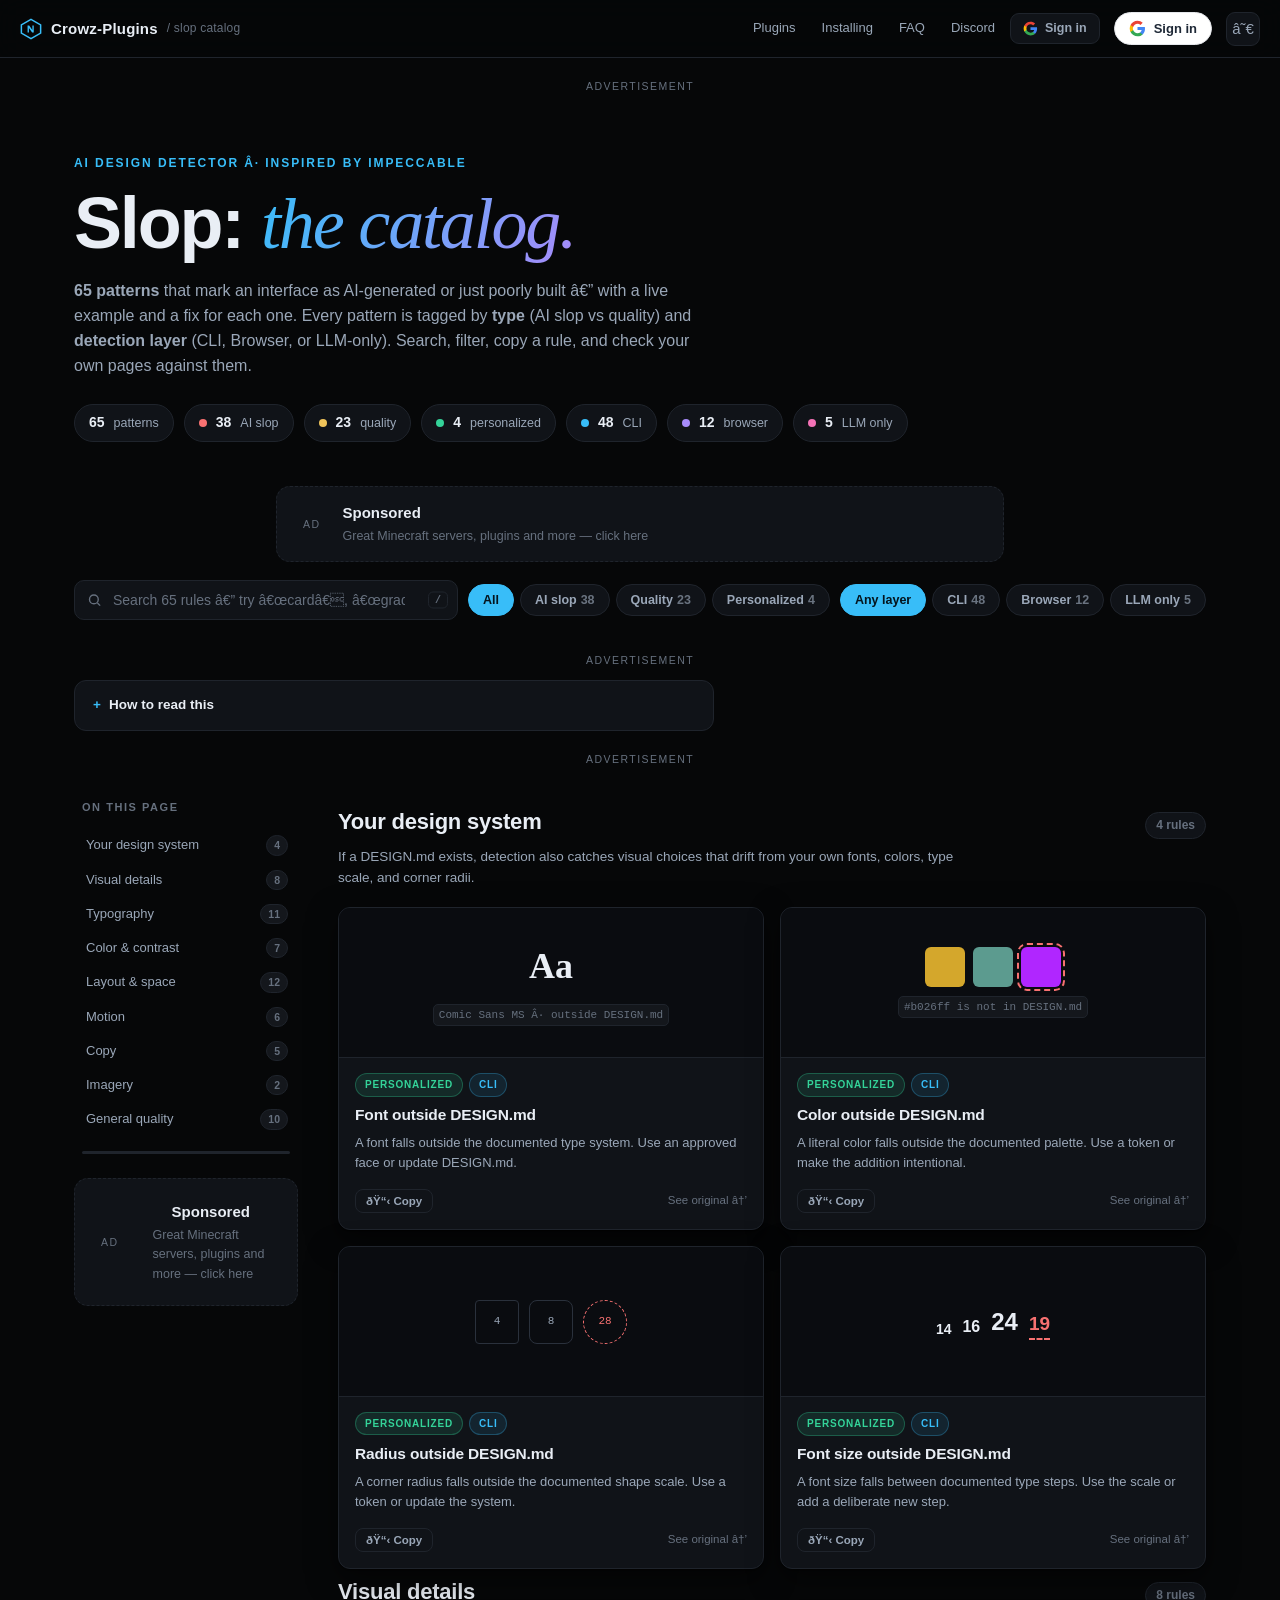
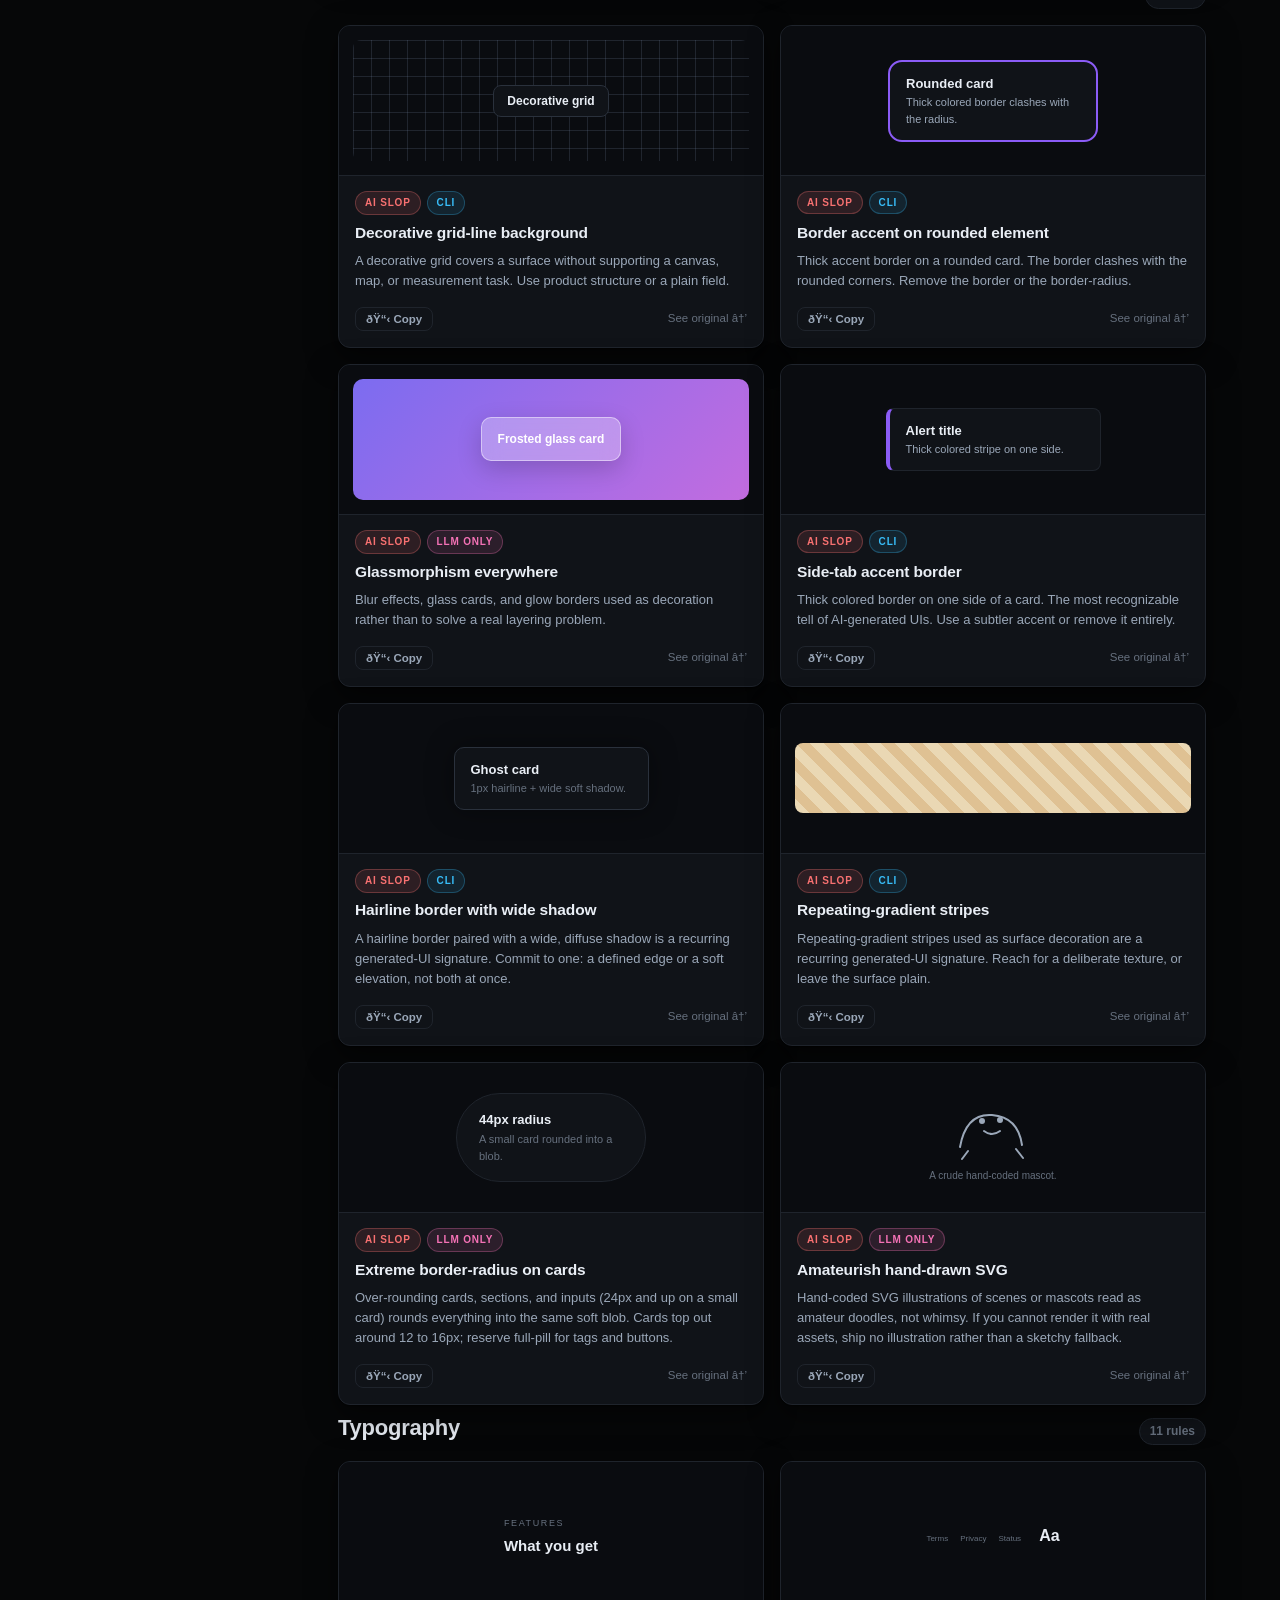
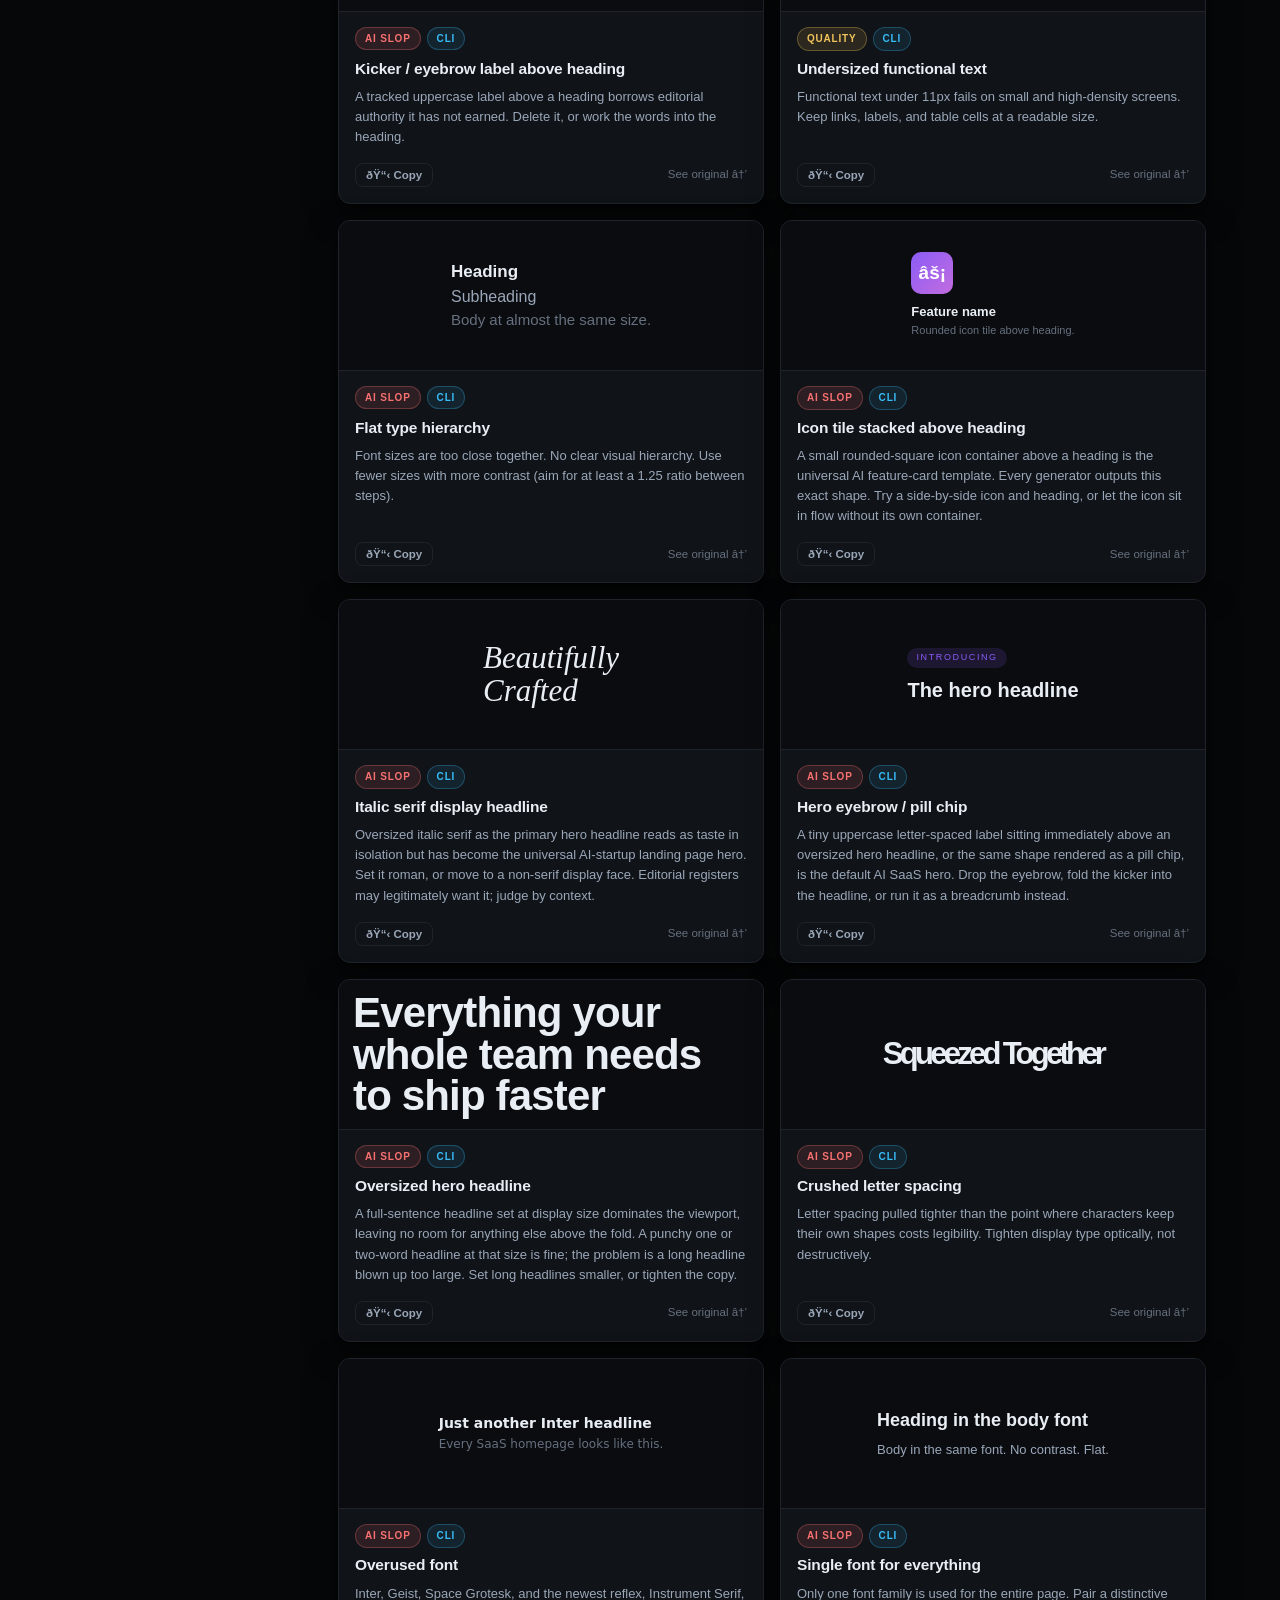
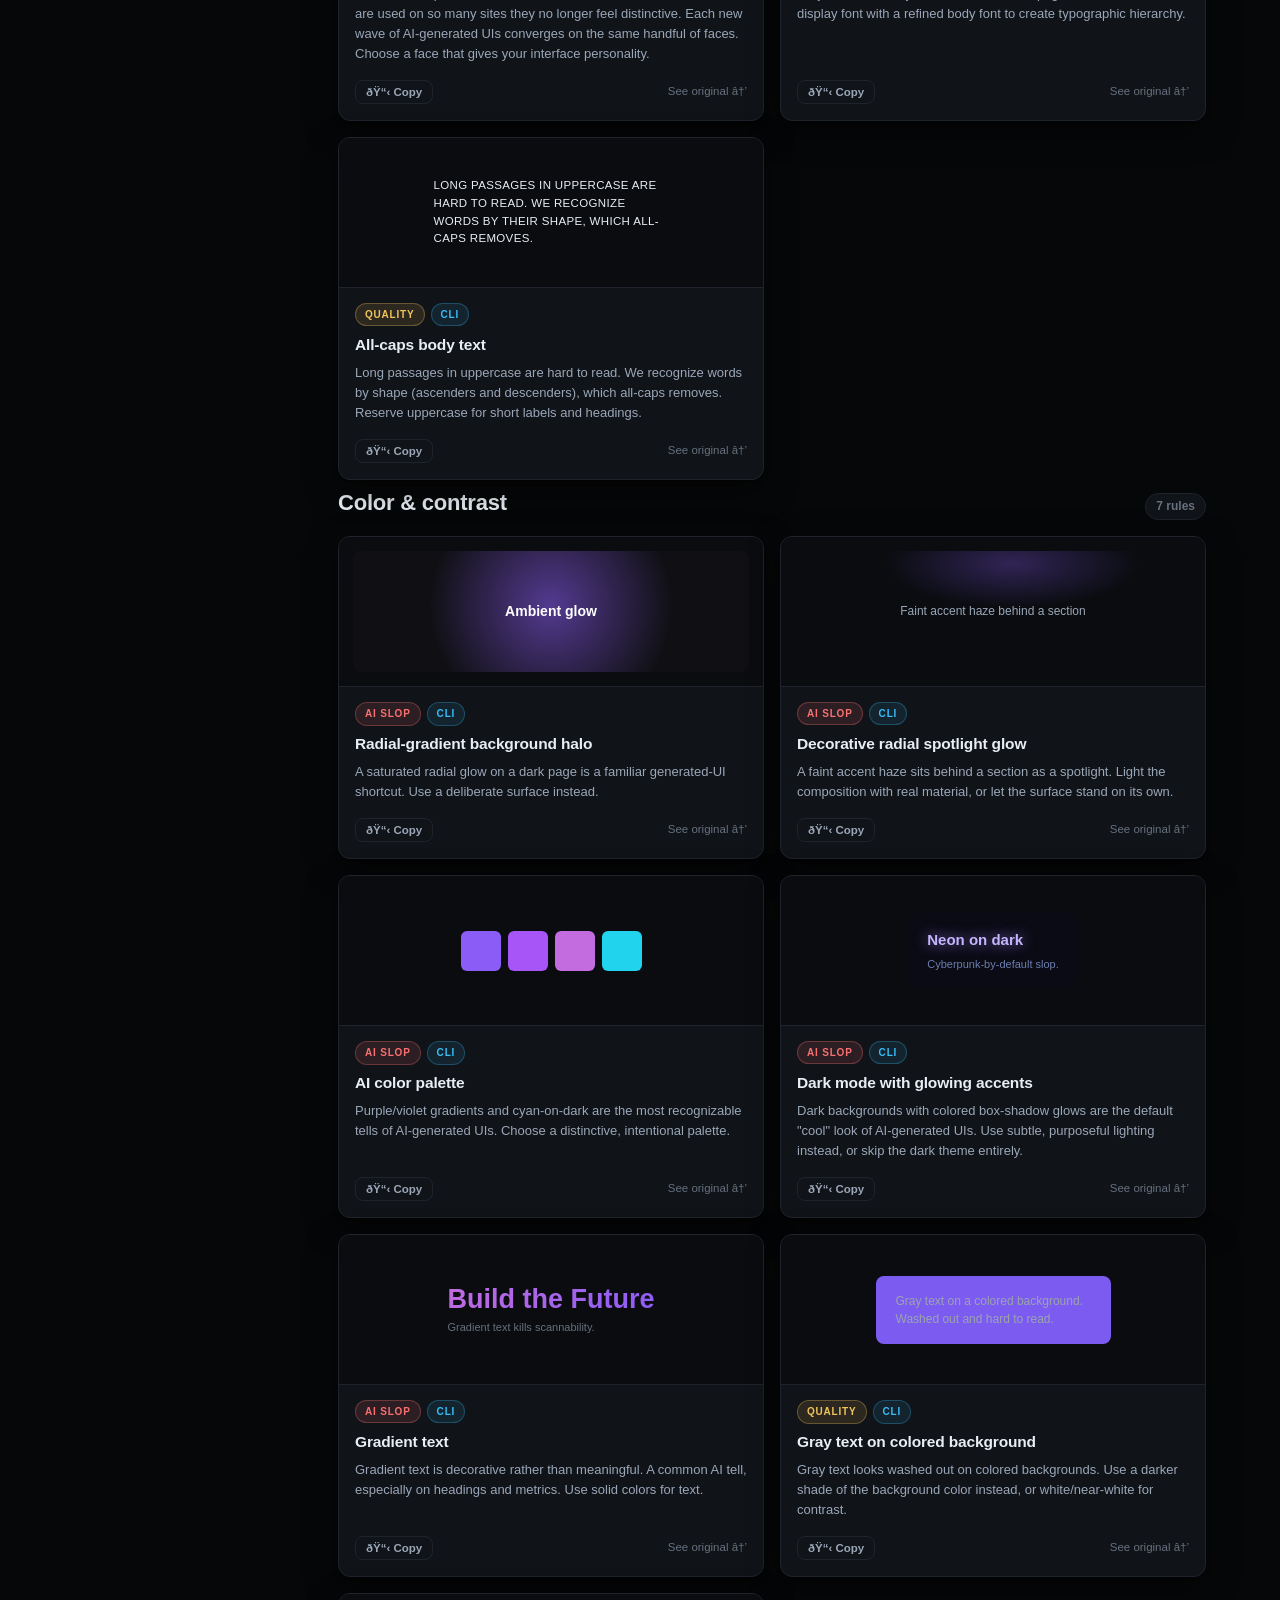
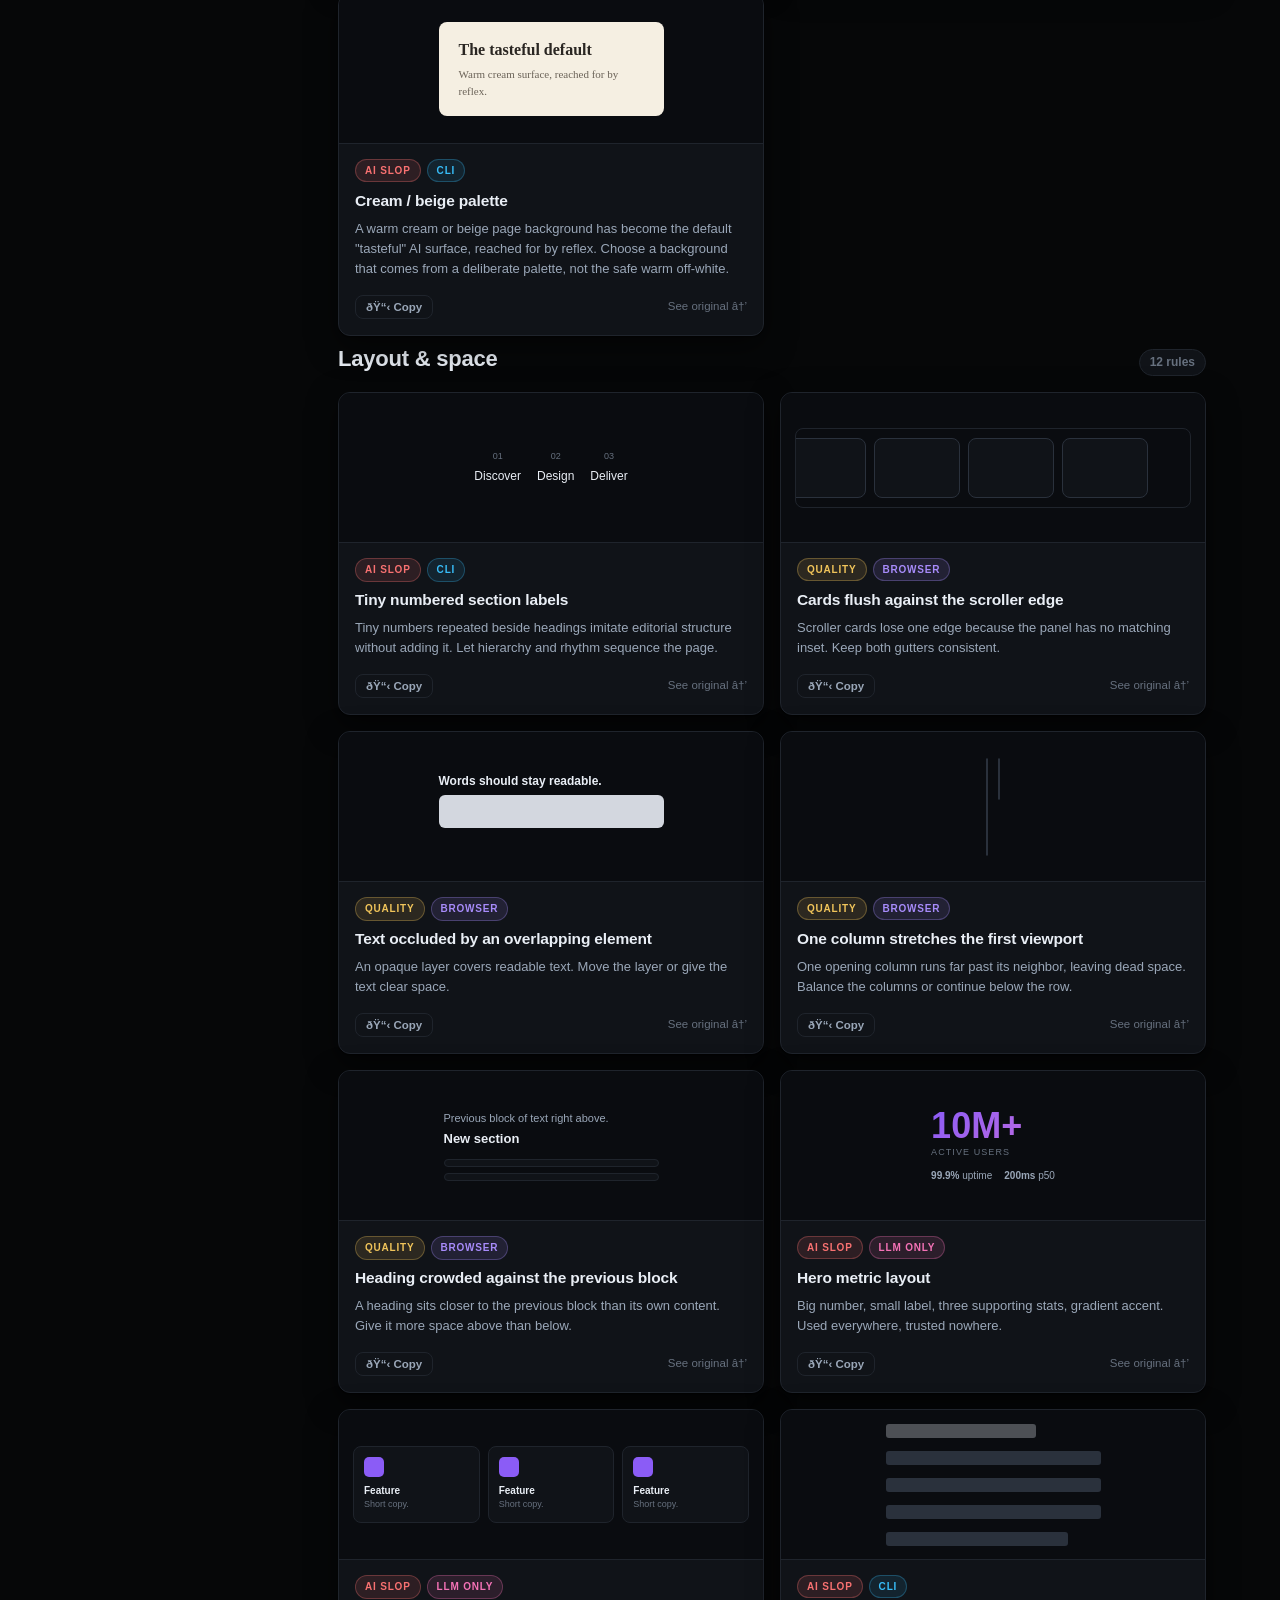
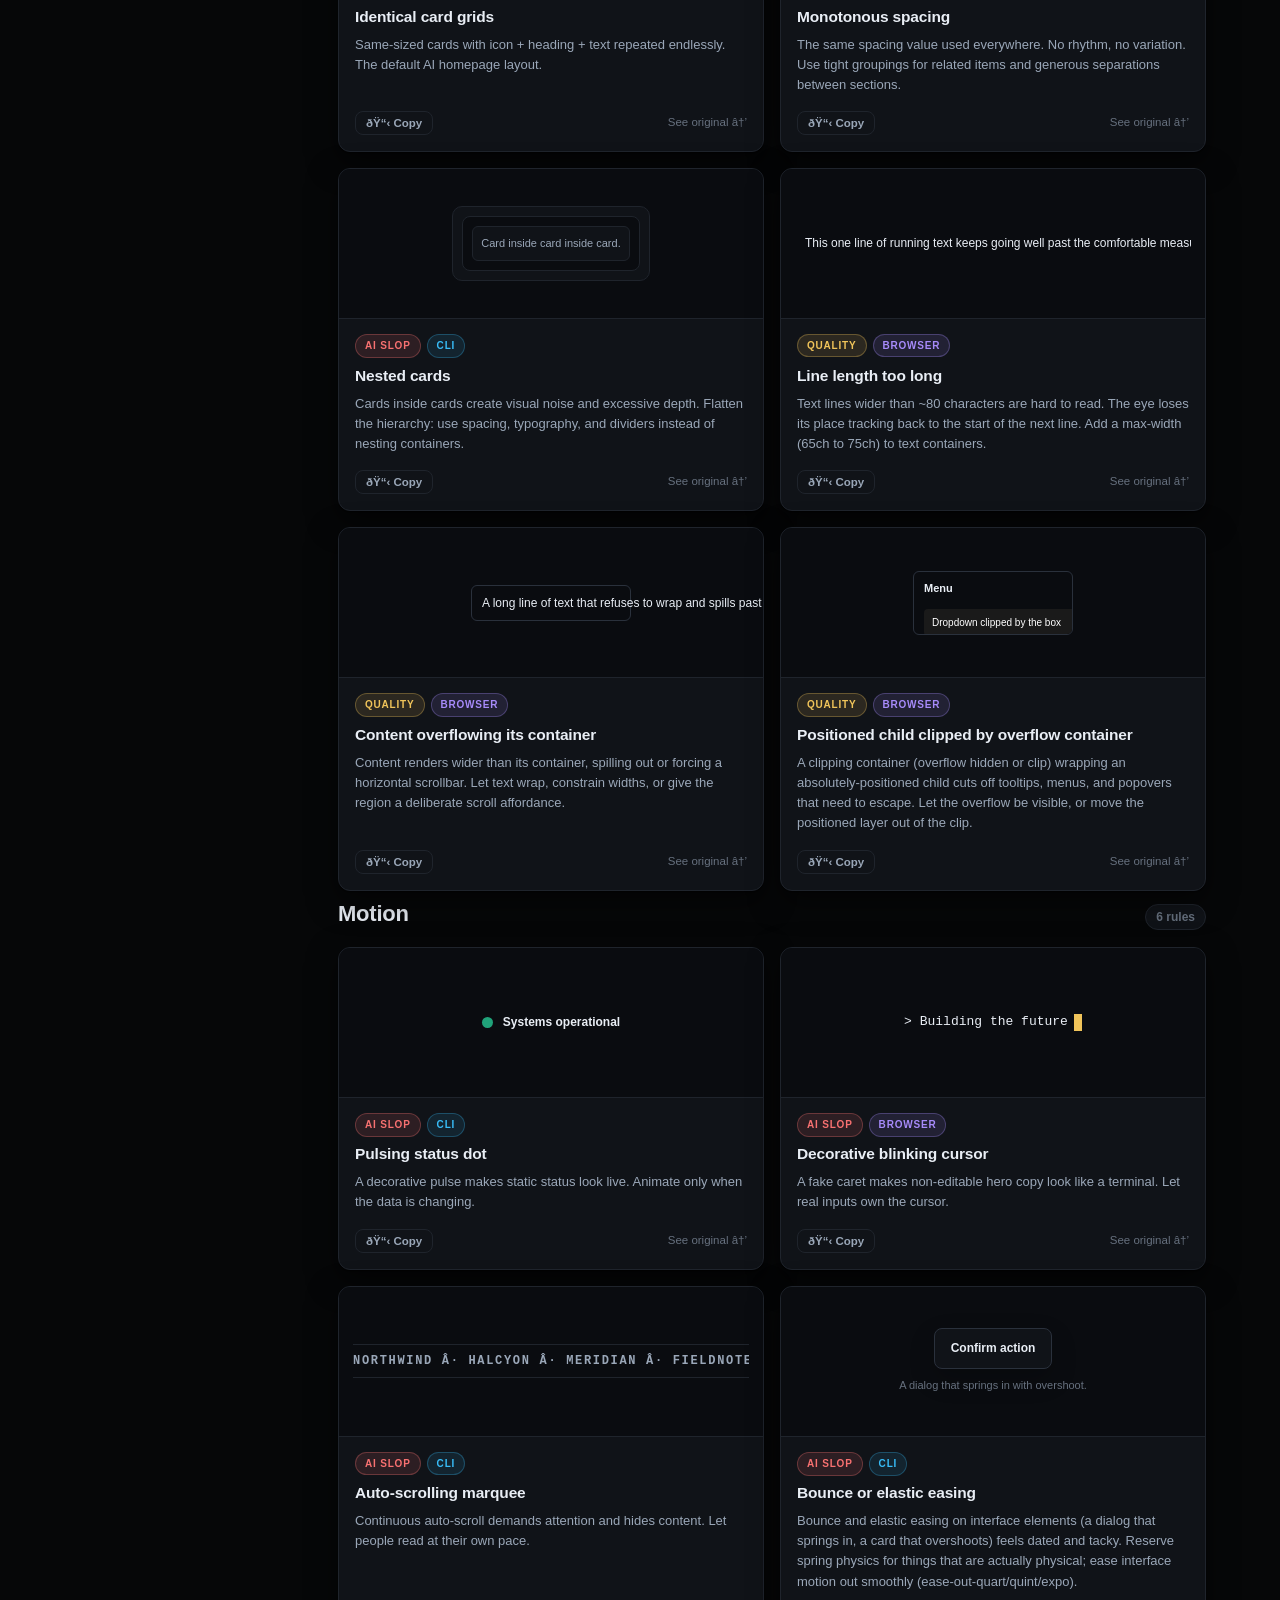
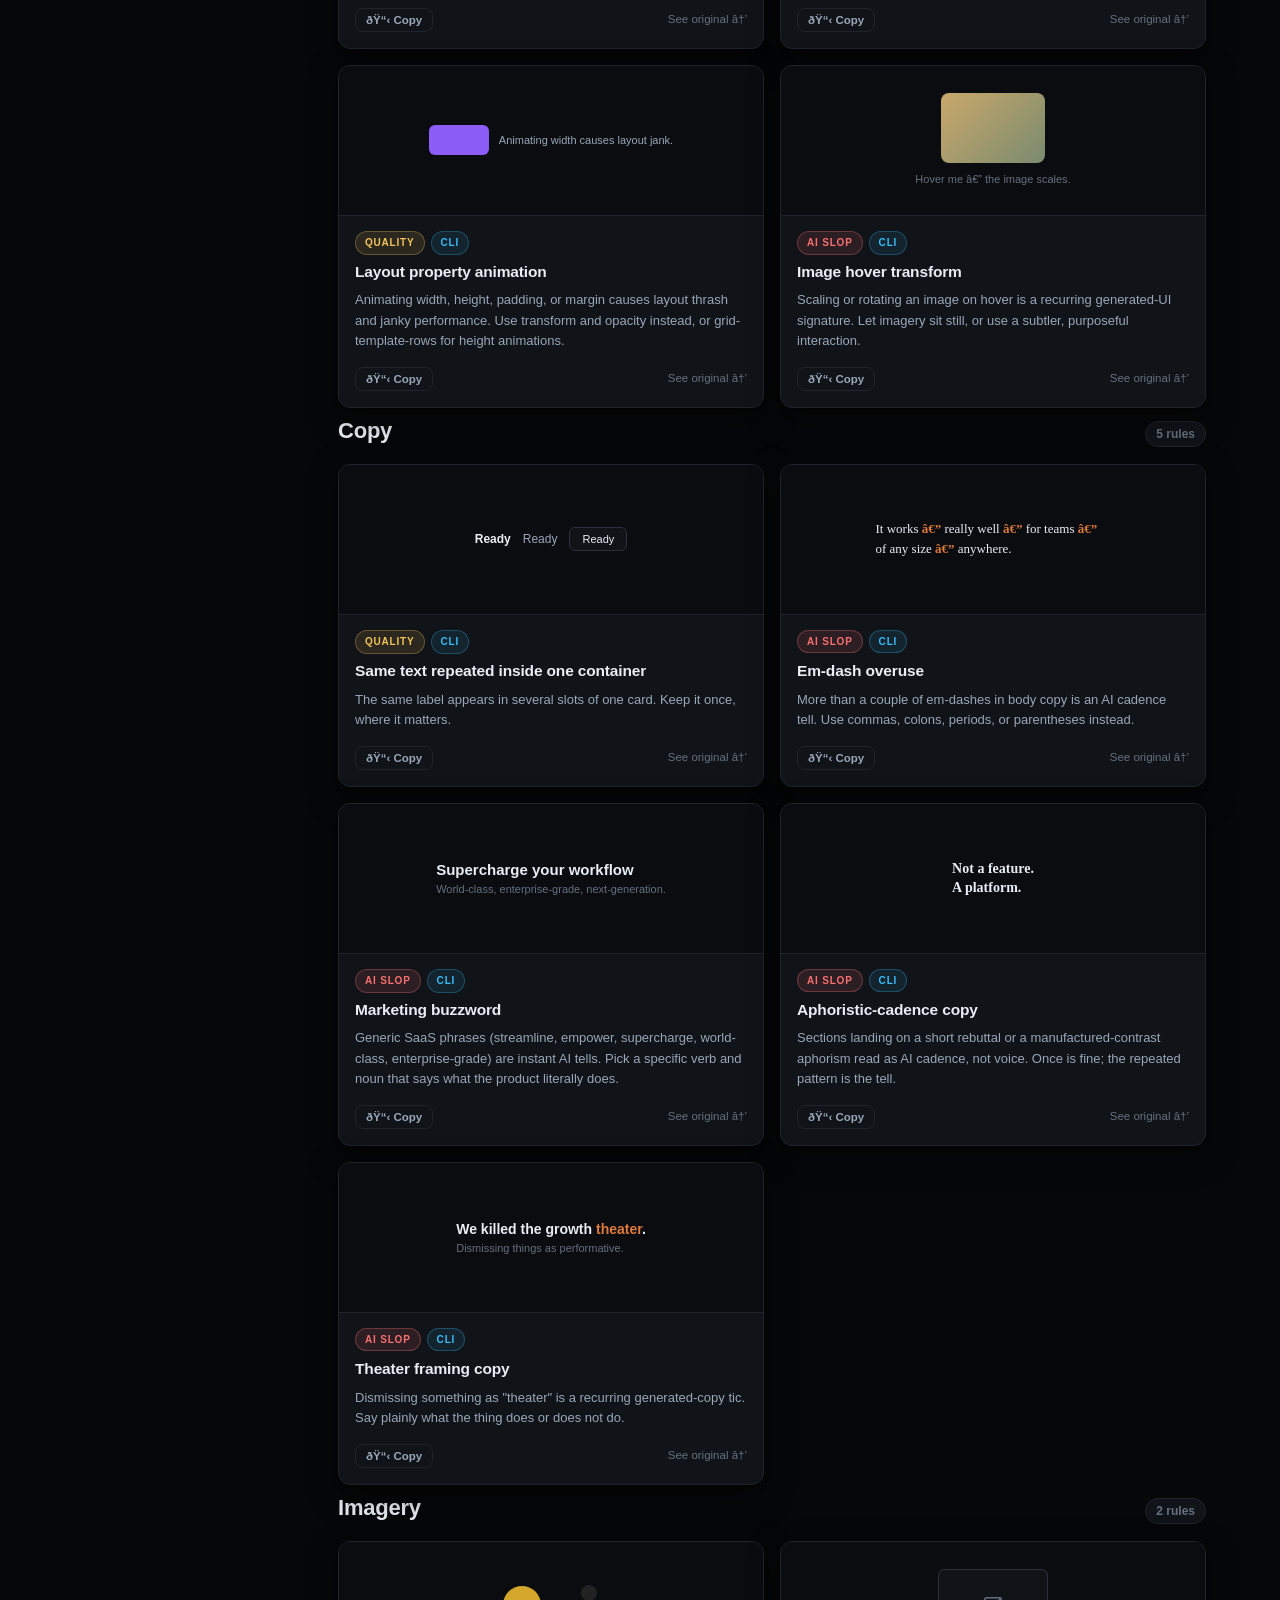
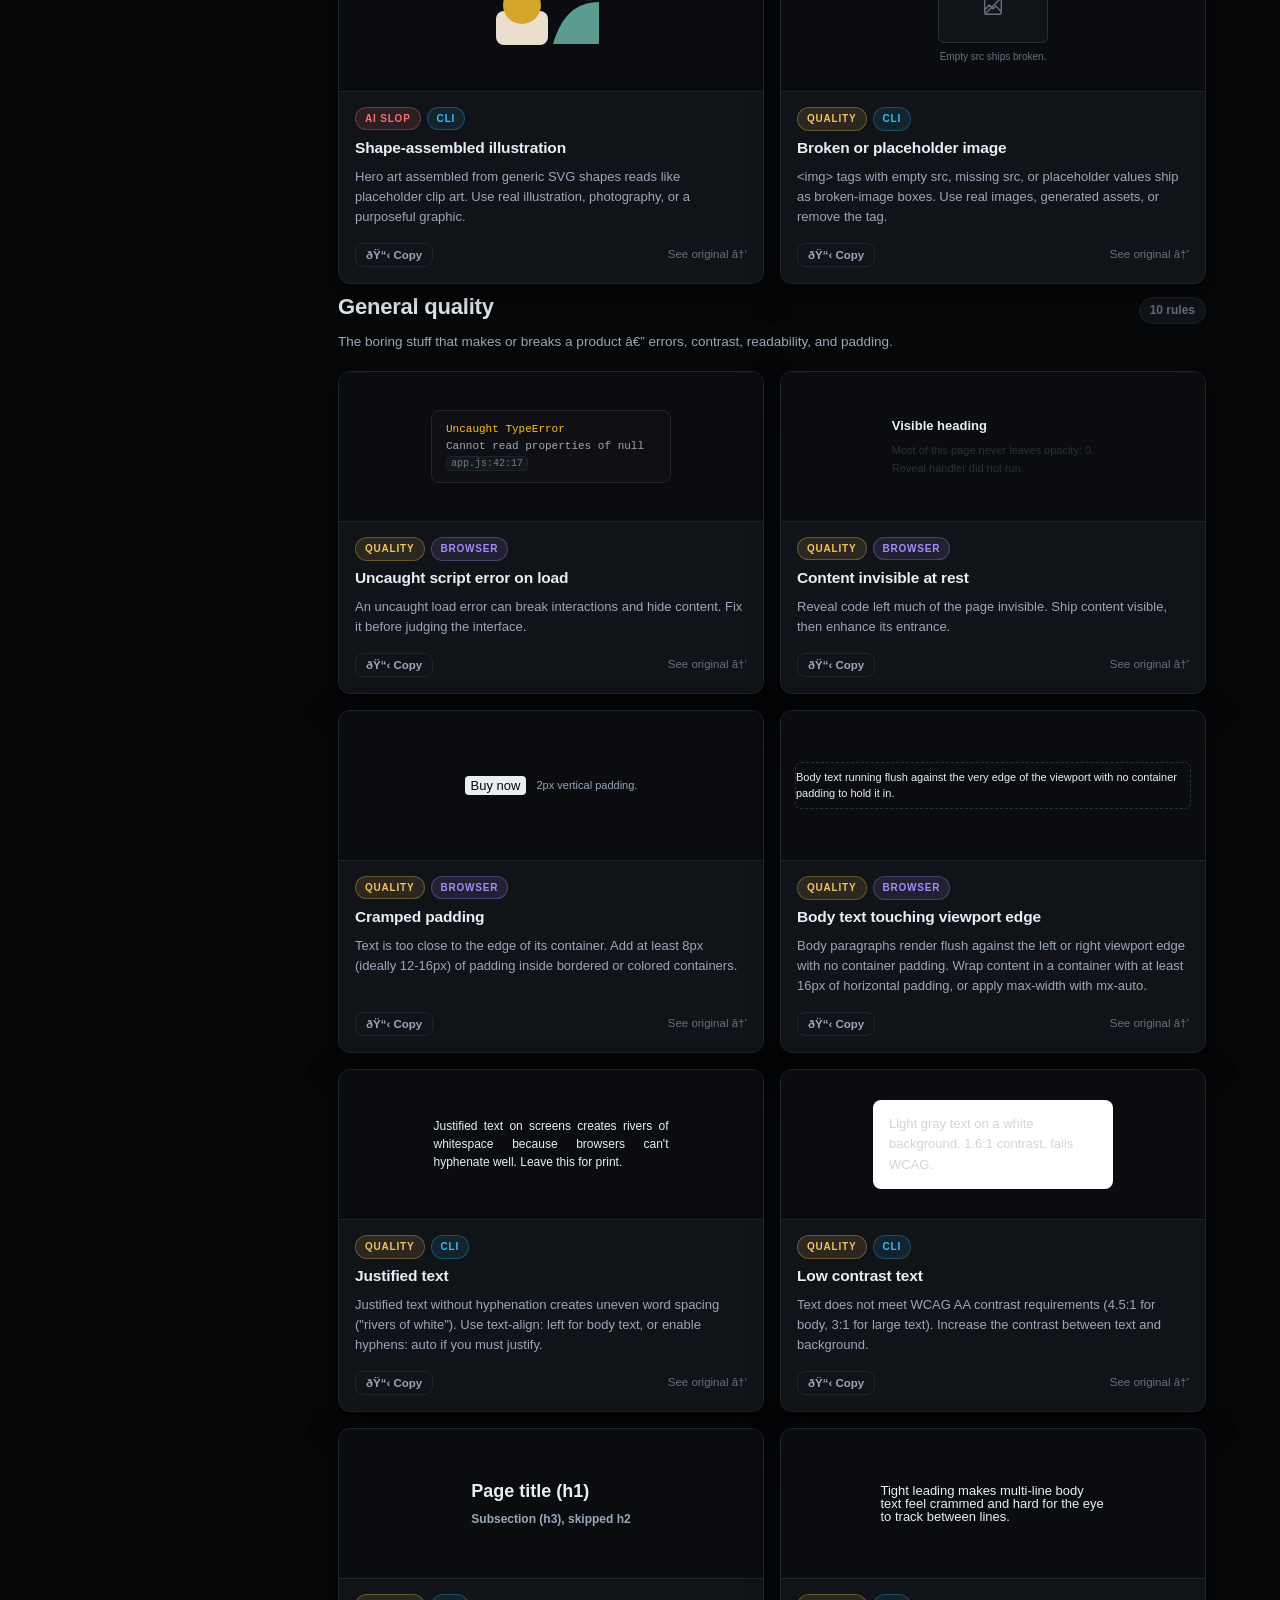
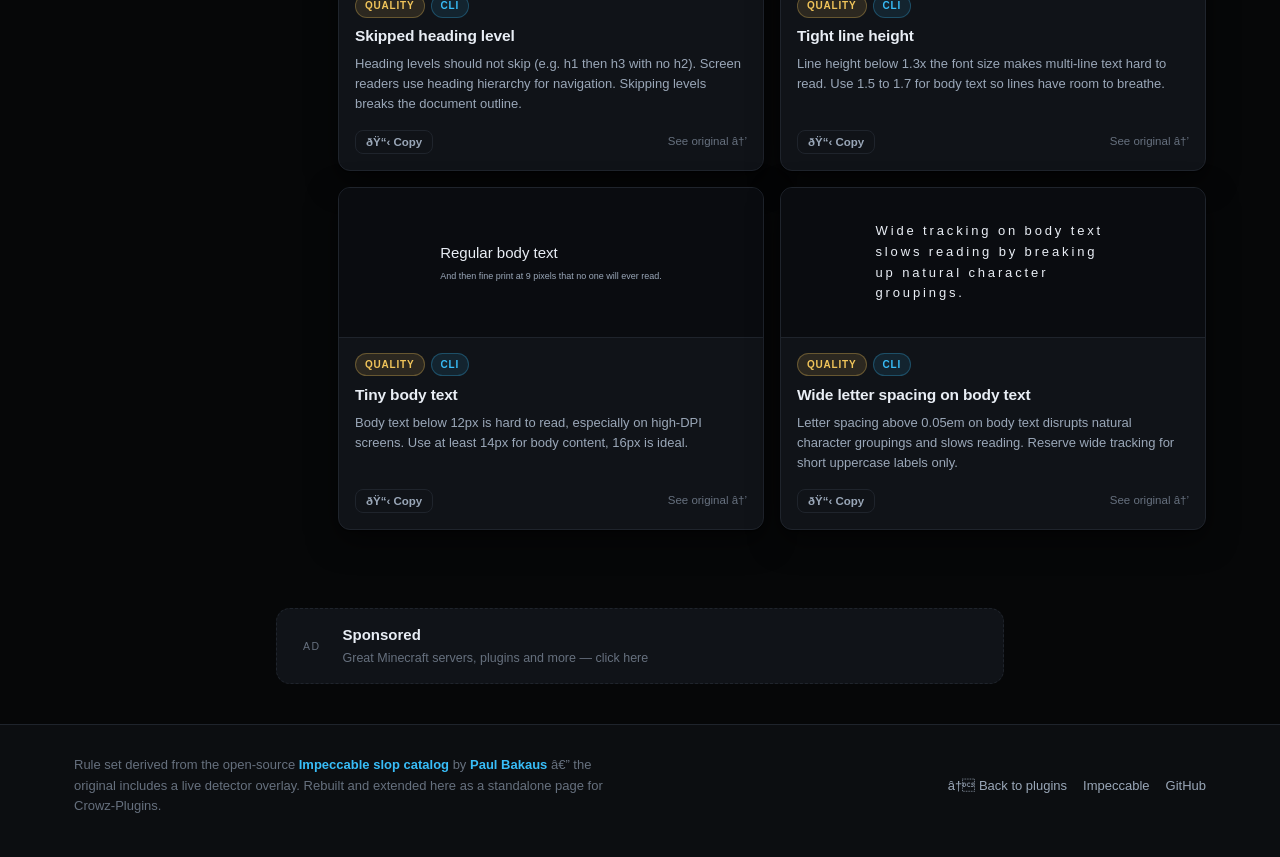
<file: slop.html>
﻿<!DOCTYPE html>
<html lang="en" data-theme="dark">
<head>
<meta charset="UTF-8">
<meta name="viewport" content="width=device-width, initial-scale=1.0">
<meta name="theme-color" content="#060708">
<title>Slop Catalog Â· Crowz-Plugins</title>
<meta name="description" content="65 patterns that mark an interface as AI-generated or poorly built. Searchable catalog with live examples, filters, and fix guidance.">
<link rel="icon" href="data:image/svg+xml,%3Csvg xmlns='http://www.w3.org/2000/svg' viewBox='0 0 32 32'%3E%3Cpath d='M16 2 30 10v12L16 30 2 22V10Z' fill='%23f5f3ee' stroke='%232f7d4f' stroke-width='2'/%3E%3Ctext x='16' y='22' font-size='14' font-weight='700' text-anchor='middle' fill='%232f7d4f' font-family='Arial'%3EC%3C/text%3E%3C/svg%3E">
<link rel="stylesheet" href="css/loader.css">
<style>
:root{
  --bg:#060708; --surface:#0c0e11; --card:#101318; --card2:#14171c;
  --border:#1f242c; --border-strong:#2a313c;
  --ink:#e9eef5; --dim:#9aa7b8; --faint:#66707e;
  --accent:#38bdf8; --green:#34d399; --gold:#f0c45a; --red:#f87171; --violet:#a78bfa;
  --demo-bg:#0a0c10;
  --font:-apple-system,BlinkMacSystemFont,"Segoe UI",Roboto,"Helvetica Neue",Arial,sans-serif;
  --mono:ui-monospace,SFMono-Regular,"Cascadia Mono",Consolas,monospace;
  --radius:12px; --shadow:0 1px 2px rgba(0,0,0,.6),0 10px 30px rgba(0,0,0,.5);
}
html[data-theme="light"]{
  --bg:#f7f8fa; --surface:#eef0f3; --card:#ffffff; --card2:#f4f6f9;
  --border:#e3e6eb; --border-strong:#d3d8e0;
  --ink:#16181d; --dim:#5b6470; --faint:#98a0ac;
  --demo-bg:#f0f2f5;
  --shadow:0 1px 2px rgba(20,24,32,.08),0 10px 30px rgba(20,24,32,.08);
}
*{box-sizing:border-box;margin:0;padding:0}
html{scroll-behavior:smooth}
body{font-family:var(--font);background:var(--bg);color:var(--ink);line-height:1.55;-webkit-font-smoothing:antialiased;transition:background .25s,color .25s}
::selection{background:rgba(56,189,248,.35)}
a{color:var(--accent);text-decoration:none}
a:hover{text-decoration:underline}
code{font-family:var(--mono);font-size:.9em;background:var(--card2);border:1px solid var(--border);border-radius:5px;padding:.12em .4em}

/* ---------- topbar ---------- */
.topbar{position:sticky;top:0;z-index:50;display:flex;align-items:center;gap:14px;padding:0 20px;height:58px;background:rgba(6,7,8,.82);backdrop-filter:blur(12px);-webkit-backdrop-filter:blur(12px);border-bottom:1px solid var(--border)}
html[data-theme="light"] .topbar{background:rgba(247,248,250,.85)}
.brand{display:flex;align-items:center;gap:9px;font-weight:800;font-size:15px;color:var(--ink);letter-spacing:.2px}
.brand:hover{text-decoration:none}
.brand-mark{width:22px;height:22px;color:var(--accent);flex:none}
.brand small{color:var(--faint);font-weight:500;font-size:12px}
.topbar-nav{display:flex;gap:4px;margin-left:auto;align-items:center}
.topbar-nav a{padding:6px 11px;border-radius:8px;font-size:13px;color:var(--dim);transition:color .15s,background .15s}
.topbar-nav a:hover{color:var(--ink);background:var(--card2);text-decoration:none}
.theme-btn{width:34px;height:34px;display:grid;place-items:center;border-radius:9px;border:1px solid var(--border);background:var(--card);color:var(--dim);cursor:pointer;font-size:15px;transition:color .15s,border-color .15s}
.theme-btn:hover{color:var(--accent);border-color:var(--border-strong)}
.g-slot{position:relative;display:flex;align-items:center}
.g-btn{display:flex;align-items:center;gap:8px;background:#fff;color:#1f2937;border:1px solid #e5e7eb;border-radius:999px;padding:7px 14px;font:600 13px var(--font);cursor:pointer;transition:box-shadow .15s,transform .1s}
.g-btn:hover{box-shadow:0 2px 10px rgba(0,0,0,.25)}
.g-btn:active{transform:scale(.97)}
.g-btn svg{width:17px;height:17px}
.g-user-btn{display:flex;align-items:center;gap:8px;background:var(--card);border:1px solid var(--border);border-radius:999px;padding:4px 12px 4px 5px;color:var(--ink);cursor:pointer;font:600 13px var(--font);transition:border-color .15s}
.g-user-btn:hover{border-color:var(--accent)}
.g-avatar{width:26px;height:26px;border-radius:50%;background:linear-gradient(135deg,var(--accent),var(--violet));color:#04141d;display:flex;align-items:center;justify-content:center;font-size:12px;font-weight:800;overflow:hidden;flex:none}
.g-avatar img{width:100%;height:100%;object-fit:cover}
.g-name{max-width:110px;overflow:hidden;text-overflow:ellipsis;white-space:nowrap}
.g-chev{width:12px;height:12px;color:var(--faint);flex:none}
.g-menu{position:absolute;right:0;top:calc(100% + 8px);min-width:230px;background:var(--card);border:1px solid var(--border-strong);border-radius:12px;box-shadow:var(--shadow);padding:6px;z-index:60;animation:cardIn .16s ease both}
.g-menu-mail{font-size:11.5px;color:var(--faint);padding:7px 10px 9px;border-bottom:1px solid var(--border);margin-bottom:6px;word-break:break-all}
.g-menu-item{display:flex;align-items:center;gap:9px;width:100%;background:none;border:none;color:var(--dim);font:600 13px var(--font);padding:9px 10px;border-radius:8px;cursor:pointer;text-align:left}
.g-menu-item:hover{background:var(--card2);color:var(--ink)}
.g-menu-item.danger:hover{color:var(--red)}
.g-demo-chip{display:inline-block;margin:0 10px 4px;background:rgba(240,196,90,.1);border:1px solid rgba(240,196,90,.35);color:var(--gold);font-size:10px;font-weight:700;padding:2px 8px;border-radius:999px}
.g-toast{position:fixed;bottom:22px;left:50%;transform:translateX(-50%);background:var(--ink);color:var(--bg);font:600 13px var(--font);padding:10px 18px;border-radius:10px;z-index:100;animation:cardIn .2s ease both;max-width:min(420px,90vw);text-align:center}
.g-toast.err{background:var(--red);color:#fff}

/* ---------- hero ---------- */
.hero{max-width:1180px;margin:0 auto;padding:56px 24px 26px}
.eyebrow{font-size:12px;font-weight:700;letter-spacing:.16em;text-transform:uppercase;color:var(--accent);margin-bottom:14px}
.hero h1{font-size:clamp(42px,7vw,72px);font-weight:850;letter-spacing:-.03em;line-height:1.02}
.hero h1 em{font-style:italic;font-family:Georgia,serif;font-weight:500;background:linear-gradient(120deg,var(--accent),var(--violet));-webkit-background-clip:text;background-clip:text;color:transparent}
.hero-lede{max-width:640px;margin-top:18px;color:var(--dim);font-size:16px}
.hero-lede a{color:var(--accent);font-weight:600}
.stats{display:flex;flex-wrap:wrap;gap:10px;margin-top:26px}
.stat-pill{display:flex;align-items:center;gap:9px;background:var(--card);border:1px solid var(--border);border-radius:999px;padding:7px 14px;font-size:12.5px;color:var(--dim)}
.stat-pill b{color:var(--ink);font-size:14px}
.stat-pill i{font-style:normal;width:8px;height:8px;border-radius:50%}
.stat-pill i.c-slop{background:var(--red)}
.stat-pill i.c-quality{background:var(--gold)}
.stat-pill i.c-personalized{background:var(--green)}
.stat-pill i.l-cli{background:var(--accent)}
.stat-pill i.l-browser{background:var(--violet)}
.stat-pill i.l-llm{background:#f472b6}

/* ---------- controls ---------- */
.controls{max-width:1180px;margin:8px auto 0;padding:0 24px;display:flex;flex-wrap:wrap;gap:10px;align-items:center}
.search-wrap{position:relative;flex:1 1 260px;min-width:220px}
.search-wrap svg{position:absolute;left:13px;top:50%;transform:translateY(-50%);width:15px;height:15px;color:var(--faint);pointer-events:none}
#search{width:100%;background:var(--card);border:1px solid var(--border);border-radius:10px;color:var(--ink);font:500 14px var(--font);padding:11px 38px 11px 38px;outline:none;transition:border-color .15s,box-shadow .15s}
#search::placeholder{color:var(--faint)}
#search:focus{border-color:var(--accent);box-shadow:0 0 0 3px rgba(56,189,248,.15)}
.kbd-hint{position:absolute;right:10px;top:50%;transform:translateY(-50%);font:600 10px var(--mono);color:var(--faint);border:1px solid var(--border);border-radius:5px;padding:2px 6px;pointer-events:none}
.filter-group{display:flex;gap:6px;flex-wrap:wrap}
.filter-btn{background:var(--card);border:1px solid var(--border);color:var(--dim);font:600 12.5px var(--font);border-radius:999px;padding:8px 14px;cursor:pointer;transition:all .15s}
.filter-btn:hover{color:var(--ink);border-color:var(--border-strong)}
.filter-btn.is-active{background:var(--accent);border-color:var(--accent);color:#04141d}
.filter-btn[data-layer].is-active{background:var(--violet);border-color:var(--violet);color:#140a26}
.filter-btn .n{opacity:.65;font-weight:700;margin-left:4px}
#clear-filters{background:none;border:none;color:var(--faint);font:600 12.5px var(--font);cursor:pointer;padding:8px;border-radius:8px;display:none}
#clear-filters:hover{color:var(--red)}
#result-count{flex-basis:100%;font-size:12.5px;color:var(--faint);margin-top:2px}

/* ---------- layout ---------- */
.layout{max-width:1180px;margin:0 auto;padding:28px 24px 60px;display:grid;grid-template-columns:230px minmax(0,1fr);gap:34px;align-items:start}
.sidebar{position:sticky;top:76px;display:flex;flex-direction:column;gap:4px;max-height:calc(100vh - 92px);overflow:auto;padding-right:6px;scrollbar-width:thin}
.sidebar-label{font-size:11px;font-weight:700;letter-spacing:.14em;text-transform:uppercase;color:var(--faint);margin:0 8px 8px}
.sidebar a{display:flex;align-items:center;justify-content:space-between;gap:8px;padding:7px 10px;border-radius:8px;font-size:13px;color:var(--dim);border-left:2px solid transparent;transition:all .15s}
.sidebar a:hover{color:var(--ink);background:var(--card2);text-decoration:none}
.sidebar a.is-active{color:var(--accent);border-left-color:var(--accent);background:var(--card2)}
.sidebar a .cnt{font-size:10.5px;color:var(--faint);background:var(--card2);border:1px solid var(--border);border-radius:999px;padding:1px 7px;font-weight:700}
.sidebar a.is-active .cnt{color:var(--accent)}
.sidebar-progress{height:3px;border-radius:2px;background:var(--border);margin:10px 8px 2px;overflow:hidden}
.sidebar-progress span{display:block;height:100%;width:0;background:var(--accent);transition:width .15s}
main{min-width:0}

/* ---------- sections & cards ---------- */
.section-head{display:flex;align-items:baseline;justify-content:space-between;gap:12px;margin:44px 0 16px;scroll-margin-top:80px}
.section-head:first-of-type{margin-top:6px}
.section-head h2{font-size:22px;font-weight:800;letter-spacing:-.01em}
.section-head .sec-count{font-size:12px;color:var(--faint);font-weight:700;background:var(--card);border:1px solid var(--border);padding:3px 10px;border-radius:999px;white-space:nowrap}
.section-lede{color:var(--dim);font-size:13.5px;margin-top:-8px;margin-bottom:18px;max-width:640px}
.grid{display:grid;grid-template-columns:repeat(auto-fill,minmax(310px,1fr));gap:16px}
.rule-card{background:var(--card);border:1px solid var(--border);border-radius:var(--radius);overflow:hidden;display:flex;flex-direction:column;transition:border-color .18s,transform .18s,box-shadow .18s,opacity .3s;box-shadow:var(--shadow)}
.rule-card:hover{border-color:var(--border-strong);transform:translateY(-2px)}
.rule-card.is-hidden{display:none}
.rule-card.enter{animation:cardIn .35s ease both}
@keyframes cardIn{from{opacity:0;transform:translateY(8px)}to{opacity:1;transform:none}}
.rule-visual{height:150px;background:var(--demo-bg);border-bottom:1px solid var(--border);display:flex;align-items:center;justify-content:center;padding:14px;overflow:hidden;position:relative}
.rule-body{padding:15px 16px 16px;display:flex;flex-direction:column;gap:8px;flex:1}
.rule-meta{display:flex;gap:6px;flex-wrap:wrap}
.tag{font-size:10px;font-weight:800;letter-spacing:.08em;text-transform:uppercase;border-radius:999px;padding:3px 9px}
.tag.c-slop{color:var(--red);background:rgba(248,113,113,.12);border:1px solid rgba(248,113,113,.3)}
.tag.c-quality{color:var(--gold);background:rgba(240,196,90,.12);border:1px solid rgba(240,196,90,.3)}
.tag.c-personalized{color:var(--green);background:rgba(52,211,153,.12);border:1px solid rgba(52,211,153,.3)}
.tag.l-cli{color:var(--accent);background:rgba(56,189,248,.1);border:1px solid rgba(56,189,248,.28)}
.tag.l-browser{color:var(--violet);background:rgba(167,139,250,.12);border:1px solid rgba(167,139,250,.3)}
.tag.l-llm{color:#f472b6;background:rgba(244,114,182,.12);border:1px solid rgba(244,114,182,.3)}
.rule-name{font-size:15.5px;font-weight:750;letter-spacing:-.01em;line-height:1.3}
.rule-desc{font-size:13px;color:var(--dim);line-height:1.55}
.rule-foot{margin-top:auto;display:flex;align-items:center;justify-content:space-between;gap:8px;padding-top:8px}
.copy-btn{display:inline-flex;align-items:center;gap:6px;background:none;border:1px solid var(--border);color:var(--dim);font:600 11.5px var(--font);border-radius:8px;padding:5px 10px;cursor:pointer;transition:all .15s}
.copy-btn:hover{color:var(--accent);border-color:var(--accent)}
.copy-btn.is-copied{color:var(--green);border-color:var(--green)}
.rule-ext{font-size:11.5px;color:var(--faint)}
.rule-ext:hover{color:var(--accent);text-decoration:none}

/* ---------- demos ---------- */
.sw{width:40px;height:40px;border-radius:6px;flex:none}
.sw.out{outline:2px dashed var(--red);outline-offset:2px}
.chip{background:var(--card);border:1px solid var(--border-strong);border-radius:8px;padding:8px 13px;font:600 12px var(--font);color:var(--ink)}
@keyframes pulseRing{0%{box-shadow:0 0 0 0 rgba(32,163,122,.45)}70%{box-shadow:0 0 0 12px rgba(32,163,122,0)}100%{box-shadow:0 0 0 0 rgba(32,163,122,0)}}
.pulse-dot{width:11px;height:11px;border-radius:50%;background:#20a37a;animation:pulseRing 1.8s ease-out infinite}
@keyframes blink{0%,49%{opacity:1}50%,100%{opacity:0}}
.cursor{width:8px;height:17px;background:var(--gold);display:inline-block;animation:blink 1.1s steps(1) infinite}
@keyframes marquee{from{transform:translateX(0)}to{transform:translateX(-50%)}}
.marquee{display:flex;width:max-content;animation:marquee 9s linear infinite;font:700 12px var(--mono);letter-spacing:.14em;color:var(--dim)}
@keyframes bounceIn{0%{transform:scale(1)}32%{transform:scale(1.14) translateY(-4px)}58%{transform:scale(.96) translateY(1px)}76%{transform:scale(1.05)}100%{transform:scale(1)}}
.bouncy{animation:bounceIn 1.9s ease-in-out infinite}
@keyframes jankW{0%,100%{width:60px}50%{width:100px}}
.janky{animation:jankW 1.1s ease-in-out infinite}
.imgzoom{transition:transform .4s ease;transform:scale(1)}
.imgzoom:hover{transform:scale(1.15)}
@media (prefers-reduced-motion:reduce){
  .pulse-dot,.cursor,.marquee,.bouncy,.janky{animation:none}
  .imgzoom{transition:none}
}

/* ---------- legend / footer ---------- */
.legend{max-width:1180px;margin:0 auto;padding:8px 24px 0}
.legend details{background:var(--card);border:1px solid var(--border);border-radius:var(--radius);padding:14px 18px;max-width:640px}
.legend summary{cursor:pointer;font-size:13.5px;font-weight:700;list-style:none;display:flex;align-items:center;gap:8px}
.legend summary::before{content:"+";color:var(--accent);font-weight:800}
.legend details[open] summary::before{content:"â€“"}
.legend dl{display:grid;gap:10px;margin-top:12px}
.legend dt{font-weight:700;font-size:12.5px}
.legend dd{color:var(--dim);font-size:12.5px;margin-top:2px}
.legend dd code{white-space:nowrap}
footer{margin-top:40px;border-top:1px solid var(--border);background:var(--surface)}
.footer-inner{max-width:1180px;margin:0 auto;padding:30px 24px 40px;display:flex;flex-wrap:wrap;gap:18px;align-items:center;justify-content:space-between}
.footer-inner p{font-size:13px;color:var(--faint);max-width:560px;line-height:1.6}
.footer-inner p a{font-weight:600}
.footer-links{display:flex;gap:16px;font-size:13px}
.footer-links a{color:var(--dim)}
.footer-links a:hover{color:var(--ink)}
.empty{grid-column:1/-1;text-align:center;padding:60px 20px;color:var(--faint);font-size:14px}
.empty b{display:block;font-size:18px;color:var(--dim);margin-bottom:6px}

/* ---------- responsive ---------- */
/* ---------- google sign-in chip ---------- */
.google-chip-wrap{position:relative}
.google-chip{display:inline-flex;align-items:center;gap:7px;background:var(--card);border:1px solid var(--border);border-radius:9px;color:var(--dim);font:600 12.5px var(--font);padding:7px 12px;cursor:pointer;transition:all .15s;max-width:180px}
.google-chip:hover{color:var(--ink);border-color:var(--border-strong)}
.google-chip .google-logo{width:15px;height:15px;display:inline-flex;flex:none}
.google-chip .google-logo svg{width:100%;height:100%}
.google-chip-avatar{width:18px;height:18px;border-radius:50%;display:grid;place-items:center;font-size:10px;font-weight:800;color:#fff;flex:none;overflow:hidden}
.google-chip-avatar img{width:100%;height:100%;object-fit:cover}
.google-menu{position:absolute;right:0;top:calc(100% + 8px);width:250px;background:var(--card);border:1px solid var(--border-strong);border-radius:12px;box-shadow:var(--shadow);padding:10px;z-index:60}
.google-menu-head{display:flex;gap:10px;align-items:center;padding:6px 8px 12px;border-bottom:1px solid var(--border);margin-bottom:8px}
.google-menu-avatar{width:34px;height:34px;border-radius:50%;display:grid;place-items:center;font-weight:800;color:#fff;overflow:hidden;flex:none}
.google-menu-avatar img{width:100%;height:100%;object-fit:cover}
.google-menu-head strong{font-size:13.5px;color:var(--ink);display:block}
.google-menu-mail{font-size:12px;color:var(--dim)}
#google-signout{width:100%;background:none;border:1px solid var(--border);color:var(--dim);font:600 12.5px var(--font);padding:8px;border-radius:8px;cursor:pointer}
#google-signout:hover{color:var(--red);border-color:rgba(248,113,113,.4)}

@media (max-width:900px){
  .layout{grid-template-columns:1fr}
  .sidebar{position:static;flex-direction:row;flex-wrap:wrap;max-height:none;overflow:visible}
  .sidebar-label{flex-basis:100%;margin-bottom:4px}
  .sidebar a{width:auto;border-left:none;border-bottom:2px solid transparent}
  .sidebar a.is-active{border-left:none;border-bottom-color:var(--accent)}
  .sidebar-progress{display:none}
  .topbar-nav a.home-label{display:none}
}
@media (max-width:520px){
  .hero{padding-top:38px}
  .grid{grid-template-columns:1fr}
  .section-head{flex-direction:column;align-items:flex-start;gap:6px}
}
.ad-slot{display:flex;flex-direction:column;align-items:center;gap:8px;padding:20px 16px 4px}
.ad-slot iframe{max-width:100%}
.ad-tag{font-size:10.5px;letter-spacing:.14em;text-transform:uppercase;color:var(--faint)}
.ad-box{max-width:728px;margin:18px auto;padding:14px 18px;border:1px dashed var(--border);border-radius:14px;background:var(--card);display:flex;align-items:center;gap:14px}
.ad-box .ad-tag{flex-shrink:0;padding:4px 8px;border:1px solid var(--line);border-radius:6px}
.ad-box a{display:flex;flex-direction:column;gap:3px;text-decoration:none;color:var(--ink);min-width:0}
.ad-box a:hover .ad-box-title{color:var(--accent)}
.ad-box-title{font-weight:700;font-size:15px}
.ad-box-sub{font-size:12.5px;color:var(--faint)}
</style>
<link rel="stylesheet" href="css/loader.css">
</head>
<body>

<!-- Loading screen -->
<div class="site-loader" id="site-loader" inert>
    <div class="loader-card">
        <svg class="loader-mark" viewBox="0 0 32 32" aria-hidden="true">
            <path d="M16 2 30 10v12L16 30 2 22V10Z" fill="none" stroke="currentColor" stroke-width="2.2"/>
            <path d="M11 21V11h2.4l4.6 6.4V11H20v10h-2.4L13 14.6V21Z" fill="currentColor"/>
        </svg>
        <div class="loader-name">Slop Catalog</div>
        <div class="loader-sub">Crowz-Plugins Â· AI design detector</div>
        <div class="loader-bar"><span></span></div>
        <div class="loader-msg" data-loader-msg>Loadingâ€¦</div>
    </div>
</div>

<header class="topbar">
  <a class="brand" href="index.html">
    <svg class="brand-mark" viewBox="0 0 32 32" aria-hidden="true">
      <path d="M16 2 30 10v12L16 30 2 22V10Z" fill="none" stroke="currentColor" stroke-width="2.2"/>
      <path d="M11 21V11h2.4l4.6 6.4V11H20v10h-2.4L13 14.6V21Z" fill="currentColor"/>
    </svg>
    Crowz-Plugins <small>/ slop catalog</small>
  </a>    <nav class="topbar-nav" aria-label="Site">
    <a href="index.html#plugins">Plugins</a>
    <a href="index.html#install">Installing</a>
    <a href="index.html#faq">FAQ</a>
    <a href="https://discord.gg/NG2hyARph" target="_blank" rel="noopener">Discord</a>
    <div class="google-chip-wrap" id="google-chip-wrap">
      <button class="google-chip" id="google-chip" type="button" aria-haspopup="true">
        <span class="google-logo"></span>
        <span id="google-chip-label">Sign in</span>
      </button>
      <div class="google-menu" id="google-menu" hidden>
        <div class="google-menu-head">
          <span class="google-menu-avatar" id="google-menu-avatar"></span>
          <span>
            <strong id="google-menu-name"></strong>
            <span class="google-menu-mail" id="google-menu-mail"></span>
          </span>
        </div>
        <button type="button" id="google-signout">Sign out</button>
      </div>
    </div>
  </nav>
  <div class="g-slot" id="g-slot" aria-label="Account"></div>
  <button class="theme-btn" id="theme-btn" aria-label="Toggle theme" title="Toggle dark / light theme">â—</button>
</header>

<!-- Adsterra 728x90 banner (zone efd68d7928397e84335c6f462e08480a) -->
<div class="ad-slot">
    <span class="ad-tag">Advertisement</span>
    <script>
        atOptions = {
            'key': 'efd68d7928397e84335c6f462e08480a',
            'format': 'iframe',
            'height': 90,
            'width': 728,
            'params': {}
        };
    </script>
    <script src="https://www.highperformanceformat.com/efd68d7928397e84335c6f462e08480a/invoke.js"></script>
</div>

<section class="hero">
  <p class="eyebrow">AI design detector Â· inspired by Impeccable</p>
  <h1>Slop: <em>the catalog.</em></h1>
  <p class="hero-lede">
    <b>65 patterns</b> that mark an interface as AI-generated or just poorly built â€” with a live example and a fix for each one.
    Every pattern is tagged by <b>type</b> (AI slop vs quality) and <b>detection layer</b> (CLI, Browser, or LLM-only).
    Search, filter, copy a rule, and check your own pages against them.
  </p>
  <div class="stats" id="stats"></div>
</section>

<!-- Adsterra direct-link ad -->
<div class="ad-box">
    <span class="ad-tag">Ad</span>
    <a href="https://www.effectivecpmnetwork.com/j8jg9czmch?key=41a0d14ab77e6544eb77a31f2a86134a" target="_blank" rel="noopener sponsored">
        <span class="ad-box-title">Sponsored</span>
        <span class="ad-box-sub">Great Minecraft servers, plugins and more — click here</span>
    </a>
</div>

<section class="controls">
  <div class="search-wrap">
    <svg viewBox="0 0 24 24" fill="none" stroke="currentColor" stroke-width="2.2" aria-hidden="true"><circle cx="11" cy="11" r="7"/><path d="M21 21l-4.3-4.3"/></svg>
    <input id="search" type="search" placeholder="Search 65 rules â€” try â€œcardâ€, â€œgradientâ€, â€œheroâ€â€¦" autocomplete="off">
    <span class="kbd-hint">/</span>
  </div>
  <div class="filter-group" id="cat-filters" role="group" aria-label="Filter by type"></div>
  <div class="filter-group" id="layer-filters" role="group" aria-label="Filter by detection layer"></div>
  <button id="clear-filters" type="button">Clear all âœ•</button>
  <p id="result-count"></p>
</section>

<!-- Adsterra 728x90 banner (zone efd68d7928397e84335c6f462e08480a) -->
<div class="ad-slot">
    <span class="ad-tag">Advertisement</span>
    <script>
        atOptions = {
            'key': 'efd68d7928397e84335c6f462e08480a',
            'format': 'iframe',
            'height': 90,
            'width': 728,
            'params': {}
        };
    </script>
    <script src="https://www.highperformanceformat.com/efd68d7928397e84335c6f462e08480a/invoke.js"></script>
</div>

<section class="legend">
  <details>
    <summary>How to read this</summary>
    <dl>
      <div><dt><span class="tag c-slop">AI slop</span></dt><dd>Rules that flag the recurring tells of AI-generated UIs.</dd></div>
      <div><dt><span class="tag c-quality">Quality</span></dt><dd>General design mistakes that hurt regardless of who wrote them.</dd></div>
      <div><dt><span class="tag c-personalized">Personalized</span></dt><dd>Only fires against your own documented design system (DESIGN.md).</dd></div>
      <div><dt><span class="tag l-cli">CLI</span></dt><dd>Deterministic â€” runs on source files, no browser needed.</dd></div>
      <div><dt><span class="tag l-browser">Browser</span></dt><dd>Deterministic, but needs a rendered browser layout to measure.</dd></div>
      <div><dt><span class="tag l-llm">LLM only</span></dt><dd>No deterministic detector â€” caught by an LLM design review.</dd></div>
    </dl>
  </details>
</section>

<!-- Adsterra 728x90 banner (zone efd68d7928397e84335c6f462e08480a) -->
<div class="ad-slot">
    <span class="ad-tag">Advertisement</span>
    <script>
        atOptions = {
            'key': 'efd68d7928397e84335c6f462e08480a',
            'format': 'iframe',
            'height': 90,
            'width': 728,
            'params': {}
        };
    </script>
    <script src="https://www.highperformanceformat.com/efd68d7928397e84335c6f462e08480a/invoke.js"></script>
</div>

<div class="layout">
  <aside class="sidebar" aria-label="Sections">
    <p class="sidebar-label">On this page</p>
    <div id="sidebar-links"></div>
    <div class="sidebar-progress"><span id="scroll-progress"></span></div>
    <div class="ad-box">
        <span class="ad-tag">Ad</span>
        <a href="https://www.effectivecpmnetwork.com/j8jg9czmch?key=41a0d14ab77e6544eb77a31f2a86134a" target="_blank" rel="noopener sponsored">
            <span class="ad-box-title">Sponsored</span>
            <span class="ad-box-sub">Great Minecraft servers, plugins and more — click here</span>
        </a>
    </div>
  </aside>
  <main id="catalog"></main>
</div>

<!-- Adsterra direct-link ad -->
<div class="ad-box">
    <span class="ad-tag">Ad</span>
    <a href="https://www.effectivecpmnetwork.com/j8jg9czmch?key=41a0d14ab77e6544eb77a31f2a86134a" target="_blank" rel="noopener sponsored">
        <span class="ad-box-title">Sponsored</span>
        <span class="ad-box-sub">Great Minecraft servers, plugins and more — click here</span>
    </a>
</div>

<footer>
  <div class="footer-inner">
    <p>
      Rule set derived from the open-source <a href="https://impeccable.style/slop/" target="_blank" rel="noopener">Impeccable slop catalog</a>
      by <a href="https://x.com/pbakaus" target="_blank" rel="noopener">Paul Bakaus</a> â€” the original includes a live detector overlay.
      Rebuilt and extended here as a standalone page for Crowz-Plugins.
    </p>
    <nav class="footer-links" aria-label="Footer">
      <a href="index.html">â† Back to plugins</a>
      <a href="https://impeccable.style" target="_blank" rel="noopener">Impeccable</a>
      <a href="https://github.com/kairoooo-dev/CrowzPlugins" target="_blank" rel="noopener">GitHub</a>
    </nav>
  </div>
</footer>

<script>window.CROWZ_GOOGLE_CLIENT_ID = '558492464005-lvpnlh88qdesjruf3o2tldnlpg9h7t4f.apps.googleusercontent.com';</script>
<script src="js/google-auth.js"></script>
<script>
(function(){try{var t=localStorage.getItem('crowz-theme');if(t==='light'||t==='dark')document.documentElement.setAttribute('data-theme',t);}catch(e){}})();

var SECTIONS=[
 {id:'design-system',title:'Your design system',lede:'If a DESIGN.md exists, detection also catches visual choices that drift from your own fonts, colors, type scale, and corner radii.'},
 {id:'visual-details',title:'Visual details',lede:''},
 {id:'typography',title:'Typography',lede:''},
 {id:'color-contrast',title:'Color & contrast',lede:''},
 {id:'layout-space',title:'Layout & space',lede:''},
 {id:'motion',title:'Motion',lede:''},
 {id:'copy',title:'Copy',lede:''},
 {id:'imagery',title:'Imagery',lede:''},
 {id:'general-quality',title:'General quality',lede:'The boring stuff that makes or breaks a product â€” errors, contrast, readability, and padding.'}
];

var CATS={slop:'AI slop',quality:'Quality',personalized:'Personalized'};
var LAYERS={cli:'CLI',browser:'Browser',llm:'LLM only'};

var RULES=[
{id:'rule-design-system-font',s:'design-system',c:'personalized',l:'cli',n:'Font outside DESIGN.md',d:'A font falls outside the documented type system. Use an approved face or update DESIGN.md.',x:'<div style="display:flex;flex-direction:column;align-items:center;gap:9px"><span style="font-family:\'Comic Sans MS\',cursive;font-size:36px;font-weight:700;color:var(--ink)">Aa</span><code style="font-size:11px;color:var(--faint)">Comic Sans MS Â· outside DESIGN.md</code></div>'},
{id:'rule-design-system-color',s:'design-system',c:'personalized',l:'cli',n:'Color outside DESIGN.md',d:'A literal color falls outside the documented palette. Use a token or make the addition intentional.',x:'<div style="display:flex;flex-direction:column;align-items:center;gap:9px"><div style="display:flex;gap:8px"><span class="sw" style="background:#d4a72c"></span><span class="sw" style="background:#5c9b8f"></span><span class="sw out" style="background:#b026ff"></span></div><code style="font-size:11px;color:var(--faint)">#b026ff is not in DESIGN.md</code></div>'},
{id:'rule-design-system-radius',s:'design-system',c:'personalized',l:'cli',n:'Radius outside DESIGN.md',d:'A corner radius falls outside the documented shape scale. Use a token or update the system.',x:'<div style="display:flex;align-items:flex-end;gap:10px;font-family:var(--mono)"><span style="width:44px;height:44px;border:1px solid var(--border-strong);border-radius:4px;display:flex;align-items:center;justify-content:center;font-size:11px;color:var(--dim)">4</span><span style="width:44px;height:44px;border:1px solid var(--border-strong);border-radius:8px;display:flex;align-items:center;justify-content:center;font-size:11px;color:var(--dim)">8</span><span style="width:44px;height:44px;border:1px dashed var(--red);border-radius:28px;display:flex;align-items:center;justify-content:center;font-size:11px;color:var(--red)">28</span></div>'},
{id:'rule-design-system-font-size',s:'design-system',c:'personalized',l:'cli',n:'Font size outside DESIGN.md',d:'A font size falls between documented type steps. Use the scale or add a deliberate new step.',x:'<div style="display:flex;align-items:flex-end;gap:11px;color:var(--ink)"><span style="font-size:14px;font-weight:600">14</span><span style="font-size:16px;font-weight:600">16</span><span style="font-size:24px;font-weight:600">24</span><b style="font-size:19px;color:var(--red);border-bottom:2px dashed var(--red)">19</b></div>'},

{id:'rule-codex-grid-background',s:'visual-details',c:'slop',l:'cli',n:'Decorative grid-line background',d:'A decorative grid covers a surface without supporting a canvas, map, or measurement task. Use product structure or a plain field.',x:'<div style="width:100%;height:100%;background-image:linear-gradient(rgba(120,140,170,.2) 1px,transparent 1px),linear-gradient(90deg,rgba(120,140,170,.2) 1px,transparent 1px);background-size:18px 18px;display:grid;place-items:center;border-radius:8px"><span class="chip">Decorative grid</span></div>'},
{id:'rule-border-accent-on-rounded',s:'visual-details',c:'slop',l:'cli',n:'Border accent on rounded element',d:'Thick accent border on a rounded card. The border clashes with the rounded corners. Remove the border or the border-radius.',x:'<div style="background:var(--card);border:2px solid #8b5cf6;border-radius:14px;padding:12px 16px;width:210px;text-align:left"><div style="font-weight:600;font-size:13px;color:var(--ink)">Rounded card</div><div style="font-size:11px;color:var(--dim)">Thick colored border clashes with the radius.</div></div>'},
{id:'rule-glassmorphism',s:'visual-details',c:'slop',l:'llm',n:'Glassmorphism everywhere',d:'Blur effects, glass cards, and glow borders used as decoration rather than to solve a real layering problem.',x:'<div style="position:relative;width:100%;height:100%;background:linear-gradient(135deg,#7c6cf0,#c26cdf);border-radius:10px;display:grid;place-items:center;overflow:hidden"><div style="background:rgba(255,255,255,.28);backdrop-filter:blur(10px);-webkit-backdrop-filter:blur(10px);border:1px solid rgba(255,255,255,.45);border-radius:10px;padding:12px 16px;color:#fff;font-size:12px;font-weight:600;box-shadow:0 8px 24px rgba(0,0,0,.18)">Frosted glass card</div></div>'},
{id:'rule-side-tab',s:'visual-details',c:'slop',l:'cli',n:'Side-tab accent border',d:'Thick colored border on one side of a card. The most recognizable tell of AI-generated UIs. Use a subtler accent or remove it entirely.',x:'<div style="background:var(--card);border:1px solid var(--border);border-left:4px solid #8b5cf6;border-radius:8px;padding:12px 16px;width:215px;text-align:left"><div style="font-weight:600;font-size:13px;color:var(--ink)">Alert title</div><div style="font-size:11px;color:var(--dim)">Thick colored stripe on one side.</div></div>'},
{id:'rule-gpt-thin-border-wide-shadow',s:'visual-details',c:'slop',l:'cli',n:'Hairline border with wide shadow',d:'A hairline border paired with a wide, diffuse shadow is a recurring generated-UI signature. Commit to one: a defined edge or a soft elevation, not both at once.',x:'<div style="background:var(--card);border:1px solid var(--border-strong);border-radius:10px;padding:12px 16px;width:195px;box-shadow:0 0 28px rgba(0,0,0,.38);text-align:left"><div style="font-weight:600;font-size:13px;color:var(--ink)">Ghost card</div><div style="font-size:11px;color:var(--faint)">1px hairline + wide soft shadow.</div></div>'},
{id:'rule-repeating-stripes-gradient',s:'visual-details',c:'slop',l:'cli',n:'Repeating-gradient stripes',d:'Repeating-gradient stripes used as surface decoration are a recurring generated-UI signature. Reach for a deliberate texture, or leave the surface plain.',x:'<div style="width:100%;height:70px;border-radius:8px;background:repeating-linear-gradient(45deg,#ead8b4,#ead8b4 10px,#dfc193 10px,#dfc193 20px)"></div>'},
{id:'rule-over-round',s:'visual-details',c:'slop',l:'llm',n:'Extreme border-radius on cards',d:'Over-rounding cards, sections, and inputs (24px and up on a small card) rounds everything into the same soft blob. Cards top out around 12 to 16px; reserve full-pill for tags and buttons.',x:'<div style="background:var(--card);border:1px solid var(--border);border-radius:44px;padding:16px 22px;width:190px;text-align:left"><div style="font-weight:600;font-size:13px;color:var(--ink)">44px radius</div><div style="font-size:11px;color:var(--faint)">A small card rounded into a blob.</div></div>'},
{id:'rule-sketchy-svg',s:'visual-details',c:'slop',l:'llm',n:'Amateurish hand-drawn SVG',d:'Hand-coded SVG illustrations of scenes or mascots read as amateur doodles, not whimsy. If you cannot render it with real assets, ship no illustration rather than a sketchy fallback.',x:'<div style="display:flex;flex-direction:column;align-items:center;gap:7px"><svg width="110" height="70" viewBox="0 0 110 70" fill="none" stroke="#9aa7b8" stroke-width="2" stroke-linecap="round"><path d="M22 56 q6 -34 32 -32 q26 2 30 30"/><circle cx="44" cy="30" r="3" fill="#9aa7b8" stroke="none"/><circle cx="62" cy="29" r="3" fill="#9aa7b8" stroke="none"/><path d="M46 40 q8 6 16 0"/><path d="M30 60 l-6 8 M78 58 l7 9"/></svg><span style="font-size:10px;color:var(--faint)">A crude hand-coded mascot.</span></div>'},

{id:'rule-kicker-above-heading',s:'typography',c:'slop',l:'cli',n:'Kicker / eyebrow label above heading',d:'A tracked uppercase label above a heading borrows editorial authority it has not earned. Delete it, or work the words into the heading.',x:'<div style="text-align:left"><div style="font-size:9px;text-transform:uppercase;letter-spacing:.18em;color:var(--faint)">Features</div><div style="font-size:15px;font-weight:600;color:var(--ink);margin-top:3px">What you get</div></div>'},
{id:'rule-undersized-ui-text',s:'typography',c:'quality',l:'cli',n:'Undersized functional text',d:'Functional text under 11px fails on small and high-density screens. Keep links, labels, and table cells at a readable size.',x:'<div style="display:flex;gap:12px;align-items:baseline"><span style="font-size:8px;color:var(--faint)">Terms</span><span style="font-size:8px;color:var(--faint)">Privacy</span><span style="font-size:8px;color:var(--faint)">Status</span><span style="font-size:16px;color:var(--ink);margin-left:6px;font-weight:600">Aa</span></div>'},
{id:'rule-flat-type-hierarchy',s:'typography',c:'slop',l:'cli',n:'Flat type hierarchy',d:'Font sizes are too close together. No clear visual hierarchy. Use fewer sizes with more contrast (aim for at least a 1.25 ratio between steps).',x:'<div style="line-height:1.35;text-align:left"><div style="font-size:17px;font-weight:600;color:var(--ink)">Heading</div><div style="font-size:16px;font-weight:500;color:var(--dim);margin:2px 0">Subheading</div><div style="font-size:15px;color:var(--faint)">Body at almost the same size.</div></div>'},
{id:'rule-icon-tile-stack',s:'typography',c:'slop',l:'cli',n:'Icon tile stacked above heading',d:'A small rounded-square icon container above a heading is the universal AI feature-card template. Every generator outputs this exact shape. Try a side-by-side icon and heading, or let the icon sit in flow without its own container.',x:'<div style="text-align:left"><div style="width:42px;height:42px;border-radius:10px;background:linear-gradient(135deg,#8b5cf6,#c26cdf);display:flex;align-items:center;justify-content:center;color:#fff;font-size:19px;font-weight:700;margin-bottom:8px">âš¡</div><div style="font-size:13px;font-weight:600;color:var(--ink)">Feature name</div><div style="font-size:11px;color:var(--faint)">Rounded icon tile above heading.</div></div>'},
{id:'rule-italic-serif-display',s:'typography',c:'slop',l:'cli',n:'Italic serif display headline',d:'Oversized italic serif as the primary hero headline reads as taste in isolation but has become the universal AI-startup landing page hero. Set it roman, or move to a non-serif display face. Editorial registers may legitimately want it; judge by context.',x:'<div style="font-family:Georgia,\'Times New Roman\',serif;font-style:italic;font-size:31px;font-weight:500;color:var(--ink);line-height:1.05;text-align:left">Beautifully<br>Crafted</div>'},
{id:'rule-hero-eyebrow-chip',s:'typography',c:'slop',l:'cli',n:'Hero eyebrow / pill chip',d:'A tiny uppercase letter-spaced label sitting immediately above an oversized hero headline, or the same shape rendered as a pill chip, is the default AI SaaS hero. Drop the eyebrow, fold the kicker into the headline, or run it as a breadcrumb instead.',x:'<div style="text-align:left"><span style="display:inline-block;font-size:9px;text-transform:uppercase;letter-spacing:.18em;color:#8b5cf6;background:rgba(139,92,246,.14);padding:3px 9px;border-radius:999px;margin-bottom:7px">Introducing</span><div style="font-size:20px;font-weight:700;color:var(--ink)">The hero headline</div></div>'},
{id:'rule-oversized-h1',s:'typography',c:'slop',l:'cli',n:'Oversized hero headline',d:'A full-sentence headline set at display size dominates the viewport, leaving no room for anything else above the fold. A punchy one or two-word headline at that size is fine; the problem is a long headline blown up too large. Set long headlines smaller, or tighten the copy.',x:'<div style="font-size:42px;font-weight:800;color:var(--ink);line-height:.98;letter-spacing:-.02em;text-align:left">Everything your whole team needs to ship faster</div>'},
{id:'rule-extreme-negative-tracking',s:'typography',c:'slop',l:'cli',n:'Crushed letter spacing',d:'Letter spacing pulled tighter than the point where characters keep their own shapes costs legibility. Tighten display type optically, not destructively.',x:'<div style="font-size:31px;font-weight:700;color:var(--ink);letter-spacing:-.12em;line-height:1.1">Squeezed Together</div>'},
{id:'rule-overused-font',s:'typography',c:'slop',l:'cli',n:'Overused font',d:'Inter, Geist, Space Grotesk, and the newest reflex, Instrument Serif, are used on so many sites they no longer feel distinctive. Each new wave of AI-generated UIs converges on the same handful of faces. Choose a face that gives your interface personality.',x:'<div style="font-family:Inter,system-ui,sans-serif;font-size:14px;color:var(--ink);line-height:1.4;text-align:left"><div style="font-weight:600;margin-bottom:3px">Just another Inter headline</div><div style="color:var(--faint);font-size:12px">Every SaaS homepage looks like this.</div></div>'},
{id:'rule-single-font',s:'typography',c:'slop',l:'cli',n:'Single font for everything',d:'Only one font family is used for the entire page. Pair a distinctive display font with a refined body font to create typographic hierarchy.',x:'<div style="font-size:13px;color:var(--ink);text-align:left"><div style="font-size:18px;font-weight:600;margin-bottom:5px">Heading in the body font</div><div style="color:var(--dim)">Body in the same font. No contrast. Flat.</div></div>'},
{id:'rule-all-caps-body',s:'typography',c:'quality',l:'cli',n:'All-caps body text',d:'Long passages in uppercase are hard to read. We recognize words by shape (ascenders and descenders), which all-caps removes. Reserve uppercase for short labels and headings.',x:'<div style="font-size:11.5px;text-transform:uppercase;letter-spacing:.03em;line-height:1.55;color:var(--ink);max-width:235px;text-align:left">Long passages in uppercase are hard to read. We recognize words by their shape, which all-caps removes.</div>'},

{id:'rule-radial-halo',s:'color-contrast',c:'slop',l:'cli',n:'Radial-gradient background halo',d:'A saturated radial glow on a dark page is a familiar generated-UI shortcut. Use a deliberate surface instead.',x:'<div style="width:100%;height:100%;background:radial-gradient(circle at 50% 45%,rgba(139,92,246,.55),rgba(139,92,246,0) 58%),#101014;color:#fff;display:grid;place-items:center;border-radius:8px;font-weight:600;font-size:14px">Ambient glow</div>'},
{id:'rule-radial-spotlight-glow',s:'color-contrast',c:'slop',l:'cli',n:'Decorative radial spotlight glow',d:'A faint accent haze sits behind a section as a spotlight. Light the composition with real material, or let the surface stand on its own.',x:'<div style="width:100%;height:100%;position:relative;border-radius:8px;display:grid;place-items:center;overflow:hidden"><div style="position:absolute;top:-30%;left:20%;width:70%;height:80%;background:radial-gradient(ellipse at center,rgba(139,92,246,.3),transparent 65%)"></div><span style="position:relative;font-size:12px;color:var(--dim)">Faint accent haze behind a section</span></div>'},
{id:'rule-ai-color-palette',s:'color-contrast',c:'slop',l:'cli',n:'AI color palette',d:'Purple/violet gradients and cyan-on-dark are the most recognizable tells of AI-generated UIs. Choose a distinctive, intentional palette.',x:'<div style="display:flex;gap:7px"><span class="sw" style="background:#8b5cf6"></span><span class="sw" style="background:#a855f7"></span><span class="sw" style="background:#c26cdf"></span><span class="sw" style="background:#22d3ee"></span></div>'},
{id:'rule-dark-glow',s:'color-contrast',c:'slop',l:'cli',n:'Dark mode with glowing accents',d:'Dark backgrounds with colored box-shadow glows are the default "cool" look of AI-generated UIs. Use subtle, purposeful lighting instead, or skip the dark theme entirely.',x:'<div style="background:#0a0b14;padding:16px 18px;border-radius:10px;text-align:left"><div style="color:#c4b5fd;text-shadow:0 0 14px rgba(167,139,250,.8);font-size:15px;font-weight:600">Neon on dark</div><div style="color:#6d7fae;font-size:11px;margin-top:4px">Cyberpunk-by-default slop.</div></div>'},
{id:'rule-gradient-text',s:'color-contrast',c:'slop',l:'cli',n:'Gradient text',d:'Gradient text is decorative rather than meaningful. A common AI tell, especially on headings and metrics. Use solid colors for text.',x:'<div style="text-align:left"><div style="font-size:27px;font-weight:700;background:linear-gradient(135deg,#c26cdf,#8b5cf6);-webkit-background-clip:text;background-clip:text;color:transparent;line-height:1.15">Build the Future</div><div style="font-size:11px;color:var(--faint);margin-top:4px">Gradient text kills scannability.</div></div>'},
{id:'rule-gray-on-color',s:'color-contrast',c:'quality',l:'cli',n:'Gray text on colored background',d:'Gray text looks washed out on colored backgrounds. Use a darker shade of the background color instead, or white/near-white for contrast.',x:'<div style="background:#7c5cf0;padding:16px 20px;border-radius:8px;width:235px"><div style="color:#9ca3af;font-size:12px;line-height:1.5">Gray text on a colored background. Washed out and hard to read.</div></div>'},
{id:'rule-cream-palette',s:'color-contrast',c:'slop',l:'cli',n:'Cream / beige palette',d:'A warm cream or beige page background has become the default "tasteful" AI surface, reached for by reflex. Choose a background that comes from a deliberate palette, not the safe warm off-white.',x:'<div style="background:#f5efe2;border-radius:8px;width:225px;padding:16px 20px;font-family:Georgia,serif;text-align:left"><div style="font-size:16px;font-weight:600;color:#2a2622;margin-bottom:3px">The tasteful default</div><div style="font-size:11px;color:#6b6358">Warm cream surface, reached for by reflex.</div></div>'},

{id:'rule-numbered-section-labels',s:'layout-space',c:'slop',l:'cli',n:'Tiny numbered section labels',d:'Tiny numbers repeated beside headings imitate editorial structure without adding it. Let hierarchy and rhythm sequence the page.',x:'<div style="display:flex;gap:16px"><div style="display:flex;flex-direction:column;align-items:center;gap:3px"><i style="font-style:normal;font-size:9px;color:var(--faint)">01</i><span style="font-size:12px;color:var(--ink)">Discover</span></div><div style="display:flex;flex-direction:column;align-items:center;gap:3px"><i style="font-style:normal;font-size:9px;color:var(--faint)">02</i><span style="font-size:12px;color:var(--ink)">Design</span></div><div style="display:flex;flex-direction:column;align-items:center;gap:3px"><i style="font-style:normal;font-size:9px;color:var(--faint)">03</i><span style="font-size:12px;color:var(--ink)">Deliver</span></div></div>'},
{id:'rule-edge-flush-cards',s:'layout-space',c:'quality',l:'browser',n:'Cards flush against the scroller edge',d:'Scroller cards lose one edge because the panel has no matching inset. Keep both gutters consistent.',x:'<div style="width:100%;overflow:hidden;border:1px solid var(--border);border-radius:8px;padding:9px 0"><div style="display:flex;gap:8px;transform:translateX(-16px)"><span style="min-width:86px;height:60px;background:var(--card);border:1px solid var(--border-strong);border-radius:8px"></span><span style="min-width:86px;height:60px;background:var(--card);border:1px solid var(--border-strong);border-radius:8px"></span><span style="min-width:86px;height:60px;background:var(--card);border:1px solid var(--border-strong);border-radius:8px"></span><span style="min-width:86px;height:60px;background:var(--card);border:1px solid var(--border-strong);border-radius:8px"></span></div></div>'},
{id:'rule-text-occlusion',s:'layout-space',c:'quality',l:'browser',n:'Text occluded by an overlapping element',d:'An opaque layer covers readable text. Move the layer or give the text clear space.',x:'<div style="position:relative;width:225px;height:78px;text-align:left"><span style="font-size:12px;font-weight:600;color:var(--ink)">Words should stay readable.</span><span style="position:absolute;left:0;top:27px;width:100%;height:33px;background:var(--ink);opacity:.9;border-radius:6px"></span></div>'},
{id:'rule-first-viewport-column-overflow',s:'layout-space',c:'quality',l:'browser',n:'One column stretches the first viewport',d:'One opening column runs far past its neighbor, leaving dead space. Balance the columns or continue below the row.',x:'<div style="display:flex;gap:10px;align-items:flex-start"><div style="width:40%;height:98px;background:var(--card);border:1px solid var(--border-strong);border-radius:8px"></div><div style="width:56%;height:42px;background:var(--card);border:1px solid var(--border-strong);border-radius:8px"></div></div>'},
{id:'rule-heading-rhythm',s:'layout-space',c:'quality',l:'browser',n:'Heading crowded against the previous block',d:'A heading sits closer to the previous block than its own content. Give it more space above than below.',x:'<div style="text-align:left;width:215px"><p style="margin:0 0 2px;font-size:11px;color:var(--dim)">Previous block of text right above.</p><h4 style="margin:2px 0 10px;font-size:13px;font-weight:600;color:var(--ink)">New section</h4><span style="display:block;height:8px;background:var(--card);border:1px solid var(--border);border-radius:4px;margin-bottom:6px"></span><span style="display:block;height:8px;background:var(--card);border:1px solid var(--border);border-radius:4px"></span></div>'},
{id:'rule-hero-metric-layout',s:'layout-space',c:'slop',l:'llm',n:'Hero metric layout',d:'Big number, small label, three supporting stats, gradient accent. Used everywhere, trusted nowhere.',x:'<div style="text-align:left"><div style="font-size:36px;font-weight:800;background:linear-gradient(135deg,#8b5cf6,#c26cdf);-webkit-background-clip:text;background-clip:text;color:transparent;line-height:1">10M+</div><div style="font-size:9px;color:var(--faint);text-transform:uppercase;letter-spacing:.12em;margin-top:2px">Active users</div><div style="display:flex;gap:12px;margin-top:8px;font-size:10px;color:var(--dim)"><span><b>99.9%</b> uptime</span><span><b>200ms</b> p50</span></div></div>'},
{id:'rule-identical-card-grids',s:'layout-space',c:'slop',l:'llm',n:'Identical card grids',d:'Same-sized cards with icon + heading + text repeated endlessly. The default AI homepage layout.',x:'<div style="display:grid;grid-template-columns:repeat(3,1fr);gap:8px;width:100%"><div style="background:var(--card);border:1px solid var(--border);border-radius:8px;padding:10px;text-align:left"><div style="width:20px;height:20px;background:#8b5cf6;border-radius:5px;margin-bottom:6px"></div><div style="font-size:10px;font-weight:600;color:var(--ink)">Feature</div><div style="font-size:9px;color:var(--faint)">Short copy.</div></div><div style="background:var(--card);border:1px solid var(--border);border-radius:8px;padding:10px;text-align:left"><div style="width:20px;height:20px;background:#8b5cf6;border-radius:5px;margin-bottom:6px"></div><div style="font-size:10px;font-weight:600;color:var(--ink)">Feature</div><div style="font-size:9px;color:var(--faint)">Short copy.</div></div><div style="background:var(--card);border:1px solid var(--border);border-radius:8px;padding:10px;text-align:left"><div style="width:20px;height:20px;background:#8b5cf6;border-radius:5px;margin-bottom:6px"></div><div style="font-size:10px;font-weight:600;color:var(--ink)">Feature</div><div style="font-size:9px;color:var(--faint)">Short copy.</div></div></div>'},
{id:'rule-monotonous-spacing',s:'layout-space',c:'slop',l:'cli',n:'Monotonous spacing',d:'The same spacing value used everywhere. No rhythm, no variation. Use tight groupings for related items and generous separations between sections.',x:'<div style="display:flex;flex-direction:column;gap:13px;width:215px"><span style="height:14px;background:var(--ink);opacity:.3;border-radius:3px;width:70%"></span><span style="height:14px;background:var(--border-strong);border-radius:3px"></span><span style="height:14px;background:var(--border-strong);border-radius:3px"></span><span style="height:14px;background:var(--border-strong);border-radius:3px"></span><span style="height:14px;background:var(--border-strong);border-radius:3px;width:85%"></span></div>'},
{id:'rule-nested-cards',s:'layout-space',c:'slop',l:'cli',n:'Nested cards',d:'Cards inside cards create visual noise and excessive depth. Flatten the hierarchy: use spacing, typography, and dividers instead of nesting containers.',x:'<div style="background:var(--card);border:1px solid var(--border);border-radius:10px;padding:9px"><div style="background:var(--demo-bg);border:1px solid var(--border);border-radius:8px;padding:9px"><div style="background:var(--card);border:1px solid var(--border);border-radius:6px;padding:8px;font-size:11px;color:var(--dim)">Card inside card inside card.</div></div></div>'},
{id:'rule-line-length',s:'layout-space',c:'quality',l:'browser',n:'Line length too long',d:'Text lines wider than ~80 characters are hard to read. The eye loses its place tracking back to the start of the next line. Add a max-width (65ch to 75ch) to text containers.',x:'<div style="font-size:12px;color:var(--ink);line-height:1.8;white-space:nowrap;text-align:left;padding-left:10px;overflow:hidden">This one line of running text keeps going well past the comfortable measure of about seventy-five characters before it ever wraps, so the eye loses its place on the way back.</div>'},
{id:'rule-text-overflow',s:'layout-space',c:'quality',l:'browser',n:'Content overflowing its container',d:'Content renders wider than its container, spilling out or forcing a horizontal scrollbar. Let text wrap, constrain widths, or give the region a deliberate scroll affordance.',x:'<div style="width:160px;border:1px solid var(--border-strong);border-radius:6px;padding:8px 10px;font-size:12px;color:var(--ink);white-space:nowrap">A long line of text that refuses to wrap and spills past its box</div>'},
{id:'rule-clipped-overflow-container',s:'layout-space',c:'quality',l:'browser',n:'Positioned child clipped by overflow container',d:'A clipping container (overflow hidden or clip) wrapping an absolutely-positioned child cuts off tooltips, menus, and popovers that need to escape. Let the overflow be visible, or move the positioned layer out of the clip.',x:'<div style="position:relative;width:160px;height:64px;border:1px solid var(--border-strong);border-radius:6px;overflow:hidden"><div style="padding:8px 10px;font-size:11px;font-weight:600;color:var(--ink)">Menu</div><div style="position:absolute;top:37px;left:10px;width:160px;background:#1a1a1a;color:#fff;font-size:10px;padding:6px 8px;border-radius:4px">Dropdown clipped by the box</div></div>'},

{id:'rule-pulsing-dot',s:'motion',c:'slop',l:'cli',n:'Pulsing status dot',d:'A decorative pulse makes static status look live. Animate only when the data is changing.',x:'<div style="display:flex;align-items:center;gap:10px"><span class="pulse-dot"></span><span style="font-size:12px;font-weight:600;color:var(--ink)">Systems operational</span></div>'},
{id:'rule-blinking-cursor',s:'motion',c:'slop',l:'browser',n:'Decorative blinking cursor',d:'A fake caret makes non-editable hero copy look like a terminal. Let real inputs own the cursor.',x:'<div style="display:flex;align-items:center;gap:6px;font-family:var(--mono);font-size:13px;color:var(--ink)"><span>&gt; Building the future</span><b class="cursor"></b></div>'},
{id:'rule-marquee',s:'motion',c:'slop',l:'cli',n:'Auto-scrolling marquee',d:'Continuous auto-scroll demands attention and hides content. Let people read at their own pace.',x:'<div style="width:100%;overflow:hidden;border-top:1px solid var(--border);border-bottom:1px solid var(--border);padding:9px 0"><div class="marquee"><span style="padding-right:60px">NORTHWIND Â· HALCYON Â· MERIDIAN Â· FIELDNOTE Â·</span><span>NORTHWIND Â· HALCYON Â· MERIDIAN Â· FIELDNOTE Â·</span></div></div>'},
{id:'rule-bounce-easing',s:'motion',c:'slop',l:'cli',n:'Bounce or elastic easing',d:'Bounce and elastic easing on interface elements (a dialog that springs in, a card that overshoots) feels dated and tacky. Reserve spring physics for things that are actually physical; ease interface motion out smoothly (ease-out-quart/quint/expo).',x:'<div style="display:flex;flex-direction:column;align-items:center;gap:8px"><div class="bouncy" style="background:var(--card);border:1px solid var(--border-strong);border-radius:8px;padding:10px 16px;font-size:12px;font-weight:600;color:var(--ink);box-shadow:0 10px 26px rgba(0,0,0,.2)">Confirm action</div><div style="font-size:11px;color:var(--faint)">A dialog that springs in with overshoot.</div></div>'},
{id:'rule-layout-transition',s:'motion',c:'quality',l:'cli',n:'Layout property animation',d:'Animating width, height, padding, or margin causes layout thrash and janky performance. Use transform and opacity instead, or grid-template-rows for height animations.',x:'<div style="display:flex;align-items:center;gap:10px"><span class="janky" style="background:#8b5cf6;border-radius:6px;width:60px;height:30px;flex:none"></span><span style="font-size:11px;color:var(--dim)">Animating width causes layout jank.</span></div>'},
{id:'rule-image-hover-transform',s:'motion',c:'slop',l:'cli',n:'Image hover transform',d:'Scaling or rotating an image on hover is a recurring generated-UI signature. Let imagery sit still, or use a subtler, purposeful interaction.',x:'<div style="display:flex;flex-direction:column;align-items:center;gap:8px"><div class="imgzoom" style="width:104px;height:70px;border-radius:8px;background:linear-gradient(135deg,#c9a86a,#7a8b6f);cursor:pointer"></div><div style="font-size:11px;color:var(--faint)">Hover me â€” the image scales.</div></div>'},

{id:'rule-repeated-container-text',s:'copy',c:'quality',l:'cli',n:'Same text repeated inside one container',d:'The same label appears in several slots of one card. Keep it once, where it matters.',x:'<div style="display:flex;gap:12px;align-items:center"><strong style="font-size:12px;color:var(--ink)">Ready</strong><span style="font-size:12px;color:var(--dim)">Ready</span><button style="font-size:11px;background:var(--card);border:1px solid var(--border-strong);color:var(--ink);padding:5px 12px;border-radius:6px">Ready</button></div>'},
{id:'rule-em-dash-overuse',s:'copy',c:'slop',l:'cli',n:'Em-dash overuse',d:'More than a couple of em-dashes in body copy is an AI cadence tell. Use commas, colons, periods, or parentheses instead.',x:'<div style="font-family:Georgia,serif;font-size:13px;color:var(--ink);line-height:1.6;max-width:235px;text-align:left">It works <b style="color:#e07b39">â€”</b> really well <b style="color:#e07b39">â€”</b> for teams <b style="color:#e07b39">â€”</b> of any size <b style="color:#e07b39">â€”</b> anywhere.</div>'},
{id:'rule-marketing-buzzword',s:'copy',c:'slop',l:'cli',n:'Marketing buzzword',d:'Generic SaaS phrases (streamline, empower, supercharge, world-class, enterprise-grade) are instant AI tells. Pick a specific verb and noun that says what the product literally does.',x:'<div style="text-align:left;line-height:1.5"><div style="font-size:15px;font-weight:700;color:var(--ink)">Supercharge your workflow</div><div style="font-size:11px;color:var(--faint)">World-class, enterprise-grade, next-generation.</div></div>'},
{id:'rule-aphoristic-cadence',s:'copy',c:'slop',l:'cli',n:'Aphoristic-cadence copy',d:'Sections landing on a short rebuttal or a manufactured-contrast aphorism read as AI cadence, not voice. Once is fine; the repeated pattern is the tell.',x:'<div style="font-family:Georgia,serif;text-align:left;line-height:1.4"><div style="font-size:14px;font-weight:600;color:var(--ink)">Not a feature.</div><div style="font-size:14px;font-weight:600;color:var(--ink)">A platform.</div></div>'},
{id:'rule-theater-slop-phrase',s:'copy',c:'slop',l:'cli',n:'Theater framing copy',d:'Dismissing something as "theater" is a recurring generated-copy tic. Say plainly what the thing does or does not do.',x:'<div style="text-align:left;line-height:1.5"><div style="font-size:14px;font-weight:700;color:var(--ink)">We killed the growth <span style="color:#e07b39">theater</span>.</div><div style="font-size:11px;color:var(--faint)">Dismissing things as performative.</div></div>'},

{id:'rule-shape-assembled-illustration',s:'imagery',c:'slop',l:'cli',n:'Shape-assembled illustration',d:'Hero art assembled from generic SVG shapes reads like placeholder clip art. Use real illustration, photography, or a purposeful graphic.',x:'<svg width="150" height="86" viewBox="0 0 150 86" fill="none"><rect x="20" y="38" width="52" height="34" rx="8" fill="#eadfce"/><circle cx="46" cy="32" r="19" fill="#d4a72c"/><path d="M77 71c8-28 23-42 46-42v42H77Z" fill="#5c9b8f"/><circle cx="113" cy="20" r="8" fill="#222"/></svg>'},
{id:'rule-broken-image',s:'imagery',c:'quality',l:'cli',n:'Broken or placeholder image',d:'&lt;img&gt; tags with empty src, missing src, or placeholder values ship as broken-image boxes. Use real images, generated assets, or remove the tag.',x:'<div style="text-align:center"><div style="width:110px;height:74px;border:1px solid var(--border-strong);border-radius:6px;display:flex;align-items:center;justify-content:center;background:var(--card);color:var(--faint)"><svg width="22" height="22" viewBox="0 0 24 24" fill="none" stroke="currentColor" stroke-width="1.5"><rect x="3" y="3" width="18" height="18" rx="2"/><path d="M3 16l5-5 4 4 3-3 6 6"/><path d="M3 21L21 3"/></svg></div><div style="font-size:10px;color:var(--faint);margin-top:6px">Empty src ships broken.</div></div>'},

{id:'rule-script-error',s:'general-quality',c:'quality',l:'browser',n:'Uncaught script error on load',d:'An uncaught load error can break interactions and hide content. Fix it before judging the interface.',x:'<div style="font-family:var(--mono);font-size:11px;background:#101014;border:1px solid #26262e;border-radius:8px;padding:10px 14px;text-align:left;width:100%;max-width:240px"><div style="color:#fbbf24">Uncaught TypeError</div><div style="color:#9aa7b8">Cannot read properties of null</div><code style="color:#6f7a88;font-size:10px">app.js:42:17</code></div>'},
{id:'rule-content-hidden-at-rest',s:'general-quality',c:'quality',l:'browser',n:'Content invisible at rest',d:'Reveal code left much of the page invisible. Ship content visible, then enhance its entrance.',x:'<div style="text-align:left"><div style="font-size:13px;font-weight:600;color:var(--ink)">Visible heading</div><div style="font-size:11px;color:var(--faint);opacity:.35;margin-top:6px">Most of this page never leaves opacity: 0.</div><div style="font-size:11px;color:var(--faint);opacity:.35">Reveal handler did not run.</div></div>'},
{id:'rule-cramped-padding',s:'general-quality',c:'quality',l:'browser',n:'Cramped padding',d:'Text is too close to the edge of its container. Add at least 8px (ideally 12-16px) of padding inside bordered or colored containers.',x:'<div style="display:flex;align-items:center;gap:10px"><button style="background:var(--ink);color:var(--bg);border:none;border-radius:4px;padding:2px 6px;font-size:13px;font-weight:500">Buy now</button><span style="color:var(--dim);font-size:11px">2px vertical padding.</span></div>'},
{id:'rule-body-text-viewport-edge',s:'general-quality',c:'quality',l:'browser',n:'Body text touching viewport edge',d:'Body paragraphs render flush against the left or right viewport edge with no container padding. Wrap content in a container with at least 16px of horizontal padding, or apply max-width with mx-auto.',x:'<div style="width:100%;border:1px dashed var(--border-strong);border-radius:6px;overflow:hidden"><div style="font-size:11px;color:var(--ink);line-height:1.5;padding:6px 0">Body text running flush against the very edge of the viewport with no container padding to hold it in.</div></div>'},
{id:'rule-justified-text',s:'general-quality',c:'quality',l:'cli',n:'Justified text',d:'Justified text without hyphenation creates uneven word spacing ("rivers of white"). Use text-align: left for body text, or enable hyphens: auto if you must justify.',x:'<div style="font-size:12px;color:var(--ink);text-align:justify;max-width:235px;line-height:1.5">Justified text on screens creates rivers of whitespace because browsers can\'t hyphenate well. Leave this for print.</div>'},
{id:'rule-low-contrast',s:'general-quality',c:'quality',l:'cli',n:'Low contrast text',d:'Text does not meet WCAG AA contrast requirements (4.5:1 for body, 3:1 for large text). Increase the contrast between text and background.',x:'<div style="background:#fff;padding:14px 16px;border-radius:8px;width:240px"><div style="color:#d4d4d4;font-size:13px">Light gray text on a white background. 1.6:1 contrast, fails WCAG.</div></div>'},
{id:'rule-skipped-heading',s:'general-quality',c:'quality',l:'cli',n:'Skipped heading level',d:'Heading levels should not skip (e.g. h1 then h3 with no h2). Screen readers use heading hierarchy for navigation. Skipping levels breaks the document outline.',x:'<div style="text-align:left;color:var(--ink)"><div style="font-size:18px;font-weight:700">Page title (h1)</div><div style="font-size:12px;font-weight:600;color:var(--dim);margin-top:4px">Subsection (h3), skipped h2</div></div>'},
{id:'rule-tight-leading',s:'general-quality',c:'quality',l:'cli',n:'Tight line height',d:'Line height below 1.3x the font size makes multi-line text hard to read. Use 1.5 to 1.7 for body text so lines have room to breathe.',x:'<div style="font-size:13px;color:var(--ink);line-height:1.0;max-width:225px;text-align:left">Tight leading makes multi-line body text feel crammed and hard for the eye to track between lines.</div>'},
{id:'rule-tiny-text',s:'general-quality',c:'quality',l:'cli',n:'Tiny body text',d:'Body text below 12px is hard to read, especially on high-DPI screens. Use at least 14px for body content, 16px is ideal.',x:'<div style="text-align:left"><div style="font-size:15px;color:var(--ink);margin-bottom:6px">Regular body text</div><div style="font-size:9px;color:var(--dim)">And then fine print at 9 pixels that no one will ever read.</div></div>'},
{id:'rule-wide-tracking',s:'general-quality',c:'quality',l:'cli',n:'Wide letter spacing on body text',d:'Letter spacing above 0.05em on body text disrupts natural character groupings and slows reading. Reserve wide tracking for short uppercase labels only.',x:'<div style="font-size:13px;color:var(--ink);letter-spacing:.22em;max-width:235px;line-height:1.6;text-align:left">Wide tracking on body text slows reading by breaking up natural character groupings.</div>'}
];

/* ---------------- render ---------------- */
var main=document.getElementById('catalog');
var bySec={};
RULES.forEach(function(r){ (bySec[r.s]=bySec[r.s]||[]).push(r); });

function cardHTML(r){
  return '<article class="rule-card" id="'+r.id+'" data-s="'+r.s+'" data-c="'+r.c+'" data-l="'+r.l+'">'+
    '<div class="rule-visual">'+r.x+'</div>'+
    '<div class="rule-body">'+
      '<div class="rule-meta">'+
        '<span class="tag c-'+r.c+'">'+CATS[r.c]+'</span>'+
        '<span class="tag l-'+r.l+'">'+LAYERS[r.l]+'</span>'+
      '</div>'+
      '<h3 class="rule-name">'+r.n+'</h3>'+
      '<p class="rule-desc">'+r.d+'</p>'+
      '<div class="rule-foot">'+
        '<button class="copy-btn" type="button" title="Copy this rule">ðŸ“‹ Copy</button>'+
        '<a class="rule-ext" href="https://impeccable.style/slop/" target="_blank" rel="noopener">See original â†’</a>'+
      '</div>'+
    '</div></article>';
}

var sidebarLinks=document.getElementById('sidebar-links');
SECTIONS.forEach(function(s){
  var n=(bySec[s.id]||[]).length;
  var secEl=document.createElement('section');
  secEl.id='section-'+s.id;
  var head='<header class="section-head"><h2>'+s.title+'</h2><span class="sec-count">'+n+' rules</span></header>';
  if(s.lede) head+='<p class="section-lede">'+s.lede+'</p>';
  secEl.innerHTML=head+'<div class="grid">'+(bySec[s.id]||[]).map(cardHTML).join('')+'</div>';
  main.appendChild(secEl);
  var a=document.createElement('a');
  a.href='#section-'+s.id;
  a.innerHTML='<span>'+s.title+'</span><span class="cnt">'+n+'</span>';
  sidebarLinks.appendChild(a);
});

/* ---------------- stats ---------------- */
(function(){
  var t={slop:0,quality:0,personalized:0},l={cli:0,browser:0,llm:0};
  RULES.forEach(function(r){t[r.c]++;l[r.l]++;});
  var s=document.getElementById('stats');
  var html='<span class="stat-pill"><b>'+RULES.length+'</b> patterns</span>';
  html+='<span class="stat-pill"><i class="c-slop"></i><b>'+t.slop+'</b> AI slop</span>';
  html+='<span class="stat-pill"><i class="c-quality"></i><b>'+t.quality+'</b> quality</span>';
  html+='<span class="stat-pill"><i class="c-personalized"></i><b>'+t.personalized+'</b> personalized</span>';
  html+='<span class="stat-pill"><i class="l-cli"></i><b>'+l.cli+'</b> CLI</span>';
  html+='<span class="stat-pill"><i class="l-browser"></i><b>'+l.browser+'</b> browser</span>';
  html+='<span class="stat-pill"><i class="l-llm"></i><b>'+l.llm+'</b> LLM only</span>';
  s.innerHTML=html;
})();

/* ---------------- filters ---------------- */
var state={q:'',c:'all',l:'all'};
function pill(label,key,val,cls){
  var b=document.createElement('button');
  b.className='filter-btn'+(state[key]===val?' is-active':'');
  b.dataset[key]=val;
  var n=key==='c'?RULES.filter(function(r){return r.c===val}).length:RULES.filter(function(r){return r.l===val}).length;
  b.innerHTML=label+(val!=='all'?'<span class="n">'+n+'</span>':'');
  b.addEventListener('click',function(){state[key]=val;syncPills();applyFilters();});
  return b;
}
var cf=document.getElementById('cat-filters');
cf.appendChild(pill('All','c','all'));
cf.appendChild(pill('AI slop','c','slop'));
cf.appendChild(pill('Quality','c','quality'));
cf.appendChild(pill('Personalized','c','personalized'));
var lf=document.getElementById('layer-filters');
lf.appendChild(pill('Any layer','l','all'));
lf.appendChild(pill('CLI','l','cli'));
lf.appendChild(pill('Browser','l','browser'));
lf.appendChild(pill('LLM only','l','llm'));
function syncPills(){
  document.querySelectorAll('.filter-btn').forEach(function(b){
    var k=b.dataset.c!==undefined?'c':'l';
    b.classList.toggle('is-active',state[k]===b.dataset[k]);
  });
}
function applyFilters(){
  var q=state.q.toLowerCase().trim();
  var shown=0;
  RULES.forEach(function(r){
    var ok=(state.c==='all'||r.c===state.c)&&(state.l==='all'||r.l===state.l);
    if(ok&&q){
      var hay=(r.n+' '+r.d+' '+SECTIONS.find(function(s){return s.id===r.s}).title+' '+CATS[r.c]).toLowerCase();
      ok=hay.indexOf(q)!==-1;
    }
    var el=document.getElementById(r.id);
    el.classList.toggle('is-hidden',!ok);
    if(ok)shown++;
  });
  SECTIONS.forEach(function(s){
    var secEl=document.getElementById('section-'+s.id);
    var visible=secEl.querySelectorAll('.rule-card:not(.is-hidden)').length;
    secEl.style.display=visible? '':'none';
    secEl.querySelector('.sec-count').textContent=visible+' rules';
  });
  var rc=document.getElementById('result-count');
  if(q||state.c!=='all'||state.l!=='all'){
    rc.textContent=shown+' of '+RULES.length+' patterns match'+(q?' â€œ'+state.q.trim()+'â€':'')+(state.c!=='all'?' Â· '+CATS[state.c]:'')+(state.l!=='all'?' Â· '+LAYERS[state.l]:'');
    document.getElementById('clear-filters').style.display='block';
  }else{
    rc.textContent='';
    document.getElementById('clear-filters').style.display='none';
  }
  var empty=document.querySelector('.empty');
  if(shown===0){
    if(!empty){
      empty=document.createElement('div');
      empty.className='empty';
      empty.innerHTML='<b>No slop found.</b>That combination matches nothing â€” loosen the filters or clear the search.';
      main.appendChild(empty);
    }
    empty.style.display='block';
  }else if(empty){empty.style.display='none';}
}
document.getElementById('search').addEventListener('input',function(e){state.q=e.target.value;applyFilters();});
document.getElementById('clear-filters').addEventListener('click',function(){
  state={q:'',c:'all',l:'all'};
  document.getElementById('search').value='';
  syncPills();applyFilters();
});
document.addEventListener('keydown',function(e){
  if(e.key==='/'&&document.activeElement.tagName!=='INPUT'){e.preventDefault();document.getElementById('search').focus();}
  if((e.ctrlKey||e.metaKey)&&e.key.toLowerCase()==='k'){e.preventDefault();document.getElementById('search').focus();}
});

/* ---------------- copy ---------------- */
document.addEventListener('click',function(e){
  var btn=e.target.closest('.copy-btn');
  if(!btn)return;
  var card=btn.closest('.rule-card');
  var id=card.id,r=RULES.find(function(x){return x.id===id});
  var text=r.n+' ('+CATS[r.c]+' Â· '+LAYERS[r.l]+')\n'+r.d;
  function done(){btn.classList.add('is-copied');btn.textContent='âœ“ Copied';setTimeout(function(){btn.classList.remove('is-copied');btn.textContent='ðŸ“‹ Copy';},1600);}
  if(navigator.clipboard&&navigator.clipboard.writeText){navigator.clipboard.writeText(text).then(done).catch(function(){fallbackCopy(text,done);});}
  else fallbackCopy(text,done);
});
function fallbackCopy(text,done){
  var ta=document.createElement('textarea');ta.value=text;ta.style.position='fixed';ta.style.opacity='0';
  document.body.appendChild(ta);ta.select();
  try{document.execCommand('copy');done();}catch(err){}
  document.body.removeChild(ta);
}

/* ---------------- sidebar scrollspy + progress ---------------- */
var links=Array.prototype.slice.call(sidebarLinks.querySelectorAll('a'));
var progress=document.getElementById('scroll-progress');
function onScroll(){
  var doc=document.documentElement;
  var max=doc.scrollHeight-window.innerHeight;
  progress.style.width=(max>0?(window.scrollY/max*100):0)+'%';
  var cur='';
  links.forEach(function(a){
    var el=document.getElementById(a.getAttribute('href').slice(1));
    if(!el)return;
    var r=el.getBoundingClientRect();
    if(r.top<=120)cur=a.getAttribute('href').slice(1);
  });
  links.forEach(function(a){a.classList.toggle('is-active',a.getAttribute('href').slice(1)===cur);});
}
window.addEventListener('scroll',onScroll,{passive:true});
onScroll();

/* ---------------- theme ---------------- */
var tb=document.getElementById('theme-btn');
function applyTheme(t){
  document.documentElement.setAttribute('data-theme',t);
  var m=document.querySelector('meta[name="theme-color"]');
  if(m)m.setAttribute('content',t==='light'?'#f7f8fa':'#060708');
  tb.textContent=t==='light'?'â˜¾':'â˜€';
  try{localStorage.setItem('crowz-theme',t);}catch(e){}
}
tb.addEventListener('click',function(){
  applyTheme(document.documentElement.getAttribute('data-theme')==='light'?'dark':'light');
});
applyTheme(document.documentElement.getAttribute('data-theme')||'dark');

/* ---------------- Google sign-in ---------------- */
(function(){
  if(!window.CrowzGoogle)return;
  var gl=window.CrowzGoogle;
  var slot=document.getElementById('g-slot');
  if(!slot)return;
  var menuEl=null;

  function toast(msg,isErr){
    var t=document.createElement('div');
    t.className='g-toast'+(isErr?' err':'');
    t.textContent=msg;
    document.body.appendChild(t);
    setTimeout(function(){t.style.opacity='0';t.style.transition='opacity .25s';},2600);
    setTimeout(function(){if(t.parentNode)t.parentNode.removeChild(t);},3000);
  }

  function signInFlow(btn){
    gl.signIn().then(function(res){
      if(res&&res.error){toast(res.error,true);}
    });
  }

  function closeMenu(){
    if(menuEl&&menuEl.parentNode)menuEl.parentNode.removeChild(menuEl);
    menuEl=null;
  }

  function openMenu(u){
    closeMenu();
    menuEl=document.createElement('div');
    menuEl.className='g-menu';
    var mail=document.createElement('div');
    mail.className='g-menu-mail';
    mail.textContent=u.email;
    menuEl.appendChild(mail);
    if(u.demo){
      var chip=document.createElement('span');
      chip.className='g-demo-chip';
      chip.textContent='Demo session Â· not real OAuth';
      menuEl.appendChild(chip);
      var setup=document.createElement('button');
      setup.className='g-menu-item';
      setup.textContent='Set up real Google login';
      setup.addEventListener('click',function(){closeMenu();gl.openSetup();});
      menuEl.appendChild(setup);
    }
    var out=document.createElement('button');
    out.className='g-menu-item danger';
    out.textContent='Sign out';
    out.addEventListener('click',function(){closeMenu();gl.signOut();});
    menuEl.appendChild(out);
    slot.appendChild(menuEl);
    document.addEventListener('click',function outside(e){
      if(!menuEl||!slot.contains(e.target)){closeMenu();document.removeEventListener('click',outside);}
    });
  }

  function render(){
    slot.innerHTML='';
    var u=gl.getUser();
    if(u){
      var btn=document.createElement('button');
      btn.className='g-user-btn';
      btn.title='Signed in as '+u.email;
      var av=document.createElement('span');
      av.className='g-avatar';
      if(u.picture&&!u.demo){
        var img=document.createElement('img');
        img.src=u.picture;
        img.alt='';
        av.appendChild(img);
      }else{
        av.textContent=(u.name||u.email||'?').charAt(0).toUpperCase();
      }
      btn.appendChild(av);
      var nm=document.createElement('span');
      nm.className='g-name';
      nm.textContent=(u.name||u.email||'').split(' ')[0];
      btn.appendChild(nm);
      btn.addEventListener('click',function(e){e.stopPropagation();openMenu(u);});
      slot.appendChild(btn);
    }else{
      var gb=document.createElement('button');
      gb.className='g-btn';
      gb.type='button';
      gb.innerHTML=gl.G_LOGO+'<span>Sign in</span>';
      gb.title=gl.isConfigured()?'Sign in with Google':'Google login (demo mode until configured)';
      gb.addEventListener('click',function(){
        gb.disabled=true;
        gb.style.opacity='.6';
        signInFlow(gb);
        setTimeout(function(){gb.disabled=false;gb.style.opacity='';},1200);
      });
      slot.appendChild(gb);
    }
  }

  document.addEventListener('crowz:google-auth',render);
  render();
})();

/* ---------------- entrance animation ---------------- */
if(!matchMedia('(prefers-reduced-motion: reduce)').matches){
  var cards=document.querySelectorAll('.rule-card');
  cards.forEach(function(c,i){setTimeout(function(){c.classList.add('enter');},i*8);});
}
</script>
<script>
/* ---------------- google sign-in ---------------- */
(function(){
  var gl=window.CrowzGoogle;
  var chip=document.getElementById('google-chip');
  var label=document.getElementById('google-chip-label');
  var menu=document.getElementById('google-menu');
  if(!gl||!chip)return;
  var logo=chip.querySelector('.google-logo');
  if(logo)logo.innerHTML=gl.G_LOGO;

  function initials(u){return ((u.name||u.email||'?').charAt(0)||'?').toUpperCase();}
  function setAvatar(el, u){
    el.innerHTML='';
    if(u.picture){
      var im=document.createElement('img');
      im.src=u.picture;
      im.alt='';
      el.appendChild(im);
      el.style.background='transparent';
    }else{
      el.textContent=initials(u);
      el.style.background='#1a73e8';
    }
  }
  function render(){
    var u=gl.getUser();
    var av=chip.querySelector('.google-chip-avatar');
    if(u){
      if(!av){
        av=document.createElement('span');
        av.className='google-chip-avatar';
        chip.insertBefore(av,label);
      }
      setAvatar(av,u);
      label.textContent=(u.name||(u.email||'').split('@')[0]);
      chip.setAttribute('aria-haspopup','menu');
    }else{
      if(av)av.parentNode.removeChild(av);
      label.textContent='Sign in';
      chip.setAttribute('aria-haspopup','true');
    }
  }
  function renderMenu(){
    var u=gl.getUser();if(!u)return;
    var av=document.getElementById('google-menu-avatar');
    setAvatar(av,u);
    document.getElementById('google-menu-name').textContent=u.name||'';
    document.getElementById('google-menu-mail').textContent=u.email||'';
  }
  var busy=false;
  chip.addEventListener('click',function(e){
    e.stopPropagation();
    if(busy)return;
    if(gl.getUser()){
      renderMenu();
      menu.hidden=!menu.hidden;
    }else{
      busy=true;
      gl.signIn().then(function(){busy=false;render();},function(){busy=false;});
    }
  });
  document.addEventListener('click',function(){if(menu)menu.hidden=true;});
  document.getElementById('google-signout').addEventListener('click',function(){
    gl.signOut();
    menu.hidden=true;
    render();
  });
  render();
})();
</script>
<script src="js/loader.js"></script>
<!-- Adsterra ads -->
<script src="https://pl30714724.effectivecpmnetwork.com/b4/48/93/b44893f74b6635d25d6759c09cbf378f.js"></script>
<script src="https://pl30714725.effectivecpmnetwork.com/a6/05/cf/a605cf67faa182dce0591db5940f3436.js"></script>
</body></body>
</html>
</file>
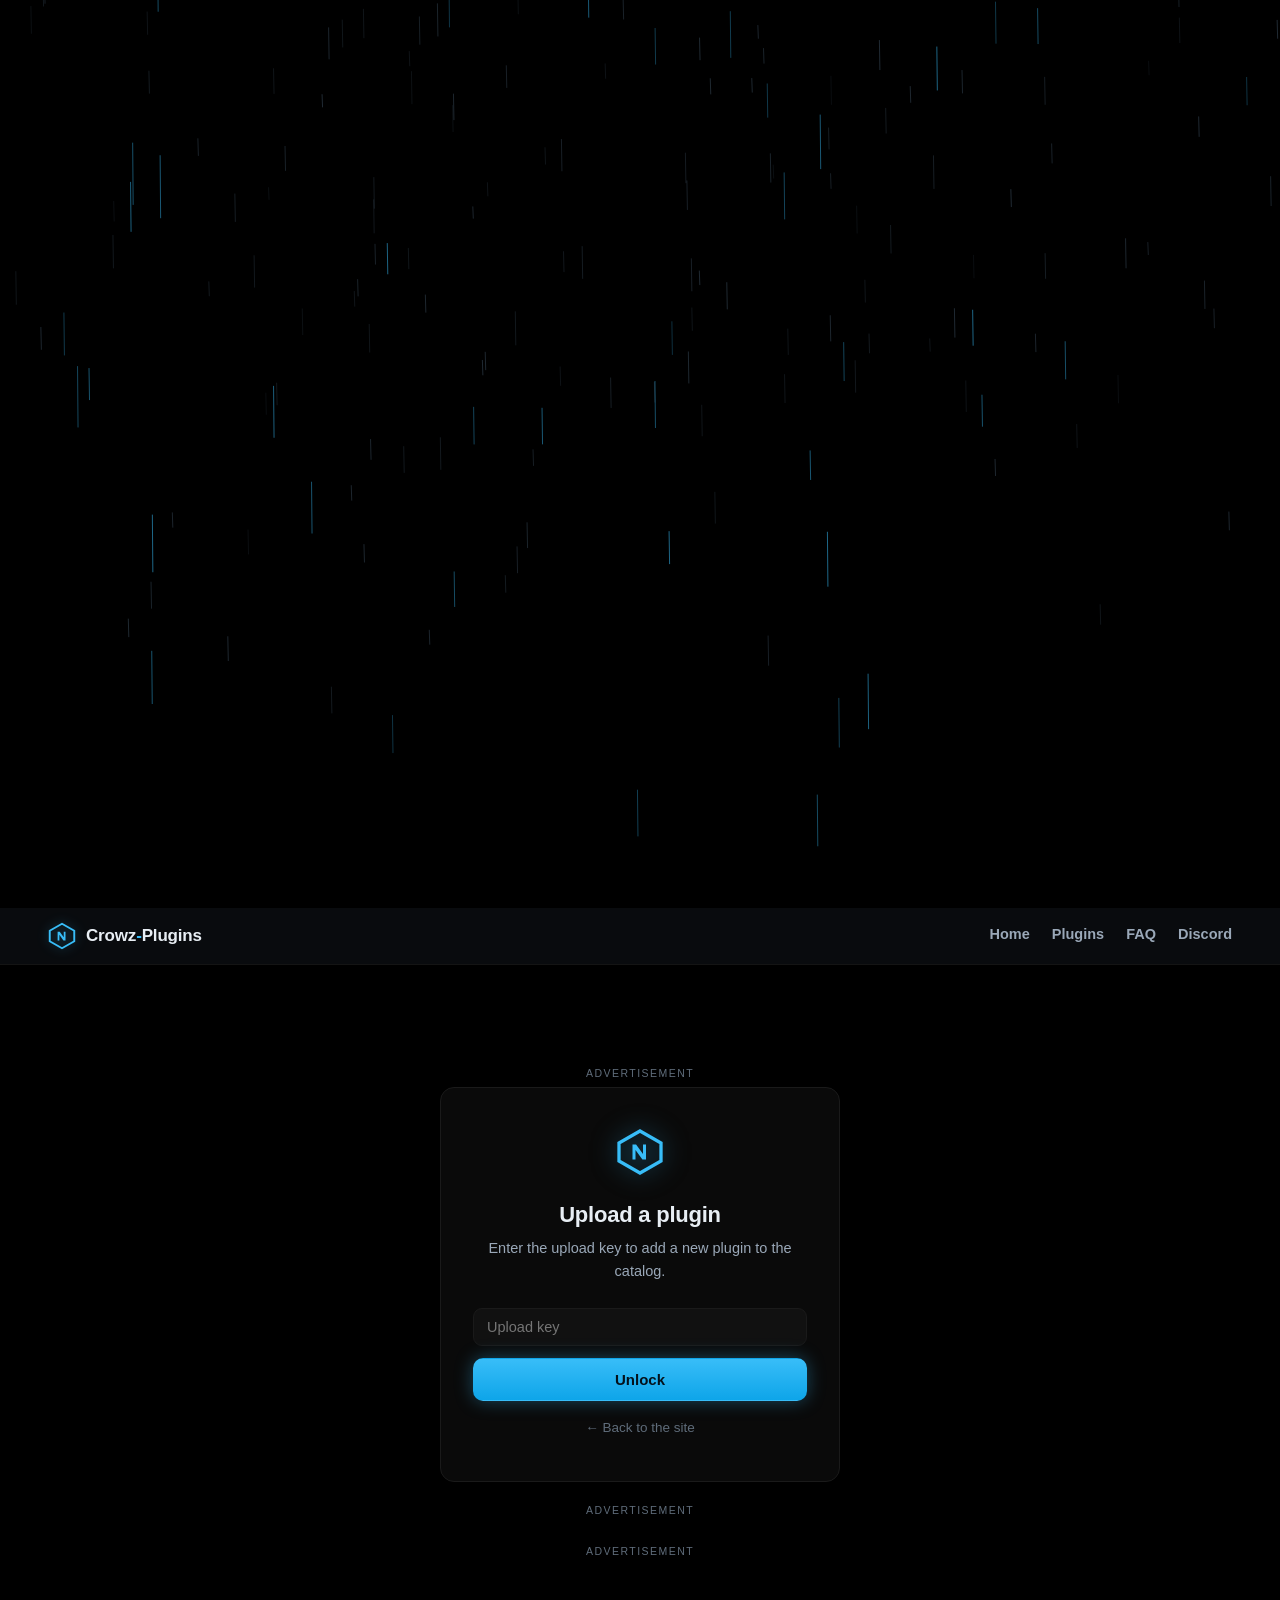
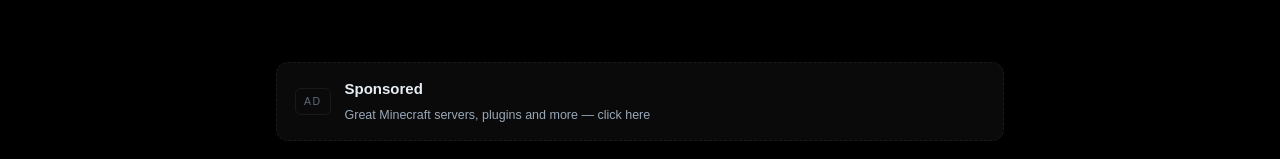
<file: upload.html>
﻿<!DOCTYPE html>
<html lang="en">
<head>
<meta charset="UTF-8">
<meta name="viewport" content="width=device-width, initial-scale=1.0">
<meta name="theme-color" content="#000000">
<title>Upload Plugin Â· Crowz-Plugins</title>
<meta name="robots" content="noindex">
<link rel="icon" href="data:image/svg+xml,%3Csvg xmlns='http://www.w3.org/2000/svg' viewBox='0 0 32 32'%3E%3Cpath d='M16 2 30 10v12L16 30 2 22V10Z' fill='%23f5f3ee' stroke='%232f7d4f' stroke-width='2'/%3E%3Ctext x='16' y='22' font-size='14' font-weight='700' text-anchor='middle' fill='%232f7d4f' font-family='Arial'%3EC%3C/text%3E%3C/svg%3E">
<link rel="stylesheet" href="css/style.css">
<link rel="stylesheet" href="css/loader.css">
</head>
<body>

<!-- Loading screen -->
<div class="site-loader" id="site-loader" inert>
    <div class="loader-card">
        <svg class="loader-mark" viewBox="0 0 32 32" aria-hidden="true">
            <path d="M16 2 30 10v12L16 30 2 22V10Z" fill="none" stroke="currentColor" stroke-width="2.2"/>
            <path d="M11 21V11h2.4l4.6 6.4V11H20v10h-2.4L13 14.6V21Z" fill="currentColor"/>
        </svg>
        <div class="loader-name">Crowz-Plugins</div>
        <div class="loader-sub">Upload a plugin</div>
        <div class="loader-bar"><span></span></div>
        <div class="loader-msg" data-loader-msg>Loadingâ€¦</div>
    </div>
</div>

<canvas id="rain-canvas" aria-hidden="true"></canvas>

<header class="site-header">
    <a class="brand" href="index.html" aria-label="Crowz-Plugins home">
        <svg class="brand-mark" viewBox="0 0 32 32" aria-hidden="true">
            <path d="M16 2 30 10v12L16 30 2 22V10Z" fill="none" stroke="currentColor" stroke-width="2.2"/>
            <path d="M11 21V11h2.4l4.6 6.4V11H20v10h-2.4L13 14.6V21Z" fill="currentColor"/>
        </svg>
        <span class="brand-name">Crowz<span>-</span>Plugins</span>
    </a>
    <nav class="nav">
        <a href="index.html">Home</a>
        <a href="index.html#plugins">Plugins</a>
        <a href="index.html#faq">FAQ</a>
        <a href="https://discord.gg/NG2hyARph" target="_blank" rel="noopener">Discord</a>
    </nav>
</header>

<main class="upload-page">

<!-- Adsterra 728x90 banner (zone efd68d7928397e84335c6f462e08480a) -->
<div class="ad-slot">
    <span class="ad-tag">Advertisement</span>
    <script>
        atOptions = {
            'key': 'efd68d7928397e84335c6f462e08480a',
            'format': 'iframe',
            'height': 90,
            'width': 728,
            'params': {}
        };
    </script>
    <script src="https://www.highperformanceformat.com/efd68d7928397e84335c6f462e08480a/invoke.js"></script>
</div>

<!-- Password gate -->
    <section class="upload-gate" id="upload-gate">
        <div class="gate-card">
            <svg class="gate-icon" viewBox="0 0 32 32" aria-hidden="true">
                <path d="M16 2 30 10v12L16 30 2 22V10Z" fill="none" stroke="currentColor" stroke-width="2.2"/>
                <path d="M11 21V11h2.4l4.6 6.4V11H20v10h-2.4L13 14.6V21Z" fill="currentColor"/>
            </svg>
            <h1>Upload a plugin</h1>
            <p class="gate-sub">Enter the upload key to add a new plugin to the catalog.</p>
            <form id="gate-form">
                <input type="password" id="gate-password" placeholder="Upload key" autocomplete="off" required>
                <p class="form-error" id="gate-error" hidden>Wrong key. Try again.</p>
                <button class="btn btn-primary" type="submit">Unlock</button>
            </form>
            <a class="gate-back" href="index.html">&larr; Back to the site</a>
        </div>
    </section>

    <!-- Adsterra 728x90 banner (zone efd68d7928397e84335c6f462e08480a) -->
    <div class="ad-slot">
        <span class="ad-tag">Advertisement</span>
        <script>
            atOptions = {
                'key': 'efd68d7928397e84335c6f462e08480a',
                'format': 'iframe',
                'height': 90,
                'width': 728,
                'params': {}
            };
        </script>
        <script src="https://www.highperformanceformat.com/efd68d7928397e84335c6f462e08480a/invoke.js"></script>
    </div>

    <!-- Upload form -->
    <section class="upload-form-wrap" id="upload-form-wrap" hidden>
        <h1>Upload a plugin</h1>
        <p class="upload-sub">Drag a <code>.jar</code> file into the box below, or click to browse. Then fill in the details.</p>

        <!-- Drop zone -->
        <div class="drop-zone" id="drop-zone" tabindex="0" role="button" aria-label="Upload jar file">
            <svg class="drop-icon" viewBox="0 0 24 24" fill="none" stroke="currentColor" stroke-width="1.5" stroke-linecap="round" stroke-linejoin="round">
                <path d="M21 15v4a2 2 0 0 1-2 2H5a2 2 0 0 1-2-2v-4"/>
                <polyline points="17 8 12 3 7 8"/>
                <line x1="12" y1="3" x2="12" y2="15"/>
            </svg>
            <p class="drop-label">Drop your <strong>.jar</strong> file here</p>
            <p class="drop-hint">or click to browse</p>
            <input type="file" id="file-input" accept=".jar" hidden>
        </div>

        <!-- File info -->
        <div class="file-info" id="file-info" hidden>
            <svg viewBox="0 0 24 24" fill="none" stroke="currentColor" stroke-width="2" stroke-linecap="round"><path d="M14 2H6a2 2 0 0 0-2 2v16a2 2 0 0 0 2 2h12a2 2 0 0 0 2-2V8Z"/><polyline points="14 2 14 8 20 8"/></svg>
            <span class="file-name" id="file-name"></span>
            <span class="file-size" id="file-size"></span>
            <button class="file-remove" id="file-remove" type="button" aria-label="Remove file">&times;</button>
        </div>

        <!-- Metadata form -->
        <form id="upload-form" hidden>
            <div class="form-grid">
                <label>Plugin name
                    <input type="text" name="name" required placeholder="MyPlugin">
                </label>
                <label>Category
                    <select name="category" required>
                        <option value="pvp">PvP</option>
                        <option value="voice">Voice</option>
                        <option value="security">Security</option>
                        <option value="economy">Economy</option>
                        <option value="utility" selected>Utility</option>
                        <option value="core">Core</option>
                    </select>
                </label>
                <label>Tags <span class="muted">(comma-separated)</span>
                    <input type="text" name="tag" placeholder="antigrief, worldguard, flags">
                </label>
                <label>Version
                    <input type="text" name="version" placeholder="1.0.0">
                </label>
                <label>Server target
                    <input type="text" name="paper" placeholder="Paper 1.21+">
                </label>
                <label>Monogram <span class="muted">(1-4 chars)</span>
                    <input type="text" name="monogram" maxlength="4" placeholder="MP">
                </label>
                <label class="check"><input type="checkbox" name="recent"> Mark as new build</label>
                <label class="span-2">One-line summary
                    <textarea name="blurb" rows="2" required placeholder="A short description of what this plugin does."></textarea>
                </label>
                <label class="span-2">Full description
                    <textarea name="description" rows="4" required placeholder="Describe your plugin in detail."></textarea>
                </label>
                <label class="span-2">Features <span class="muted">(one per line)</span>
                    <textarea name="features" rows="4" placeholder="Feature 1&#10;Feature 2&#10;Feature 3"></textarea>
                </label>
                <label class="span-2">Commands <span class="muted">(one per line)</span>
                    <textarea name="commands" rows="3" placeholder="/myplugin reload&#10;/myplugin info"></textarea>
                </label>
                <label class="span-2">Requirements <span class="muted">(one per line)</span>
                    <textarea name="requirements" rows="3" placeholder="Java 21&#10;Paper 1.21+"></textarea>
                </label>
            </div>
            <div class="form-actions">
                <button class="btn btn-primary" type="submit" id="upload-submit">Upload plugin</button>
                <button class="btn btn-ghost" type="button" id="upload-cancel">Cancel</button>
            </div>
        </form>

        <!-- Success -->
        <div class="upload-success" id="upload-success" hidden>
            <svg viewBox="0 0 24 24" fill="none" stroke="var(--green)" stroke-width="2" stroke-linecap="round"><path d="M22 11.08V12a10 10 0 1 1-5.93-9.14"/><polyline points="22 4 12 14.01 9 11.01"/></svg>
            <h2>Plugin uploaded!</h2>
            <p id="success-name"></p>
            <div class="success-actions">
                <a href="index.html#plugins" class="btn btn-primary">View on site</a>
                <button class="btn btn-ghost" id="upload-another">Upload another</button>
            </div>
        </div>
    </section>

    <!-- Adsterra 728x90 banner (zone efd68d7928397e84335c6f462e08480a) -->
    <div class="ad-slot">
        <span class="ad-tag">Advertisement</span>
        <script>
            atOptions = {
                'key': 'efd68d7928397e84335c6f462e08480a',
                'format': 'iframe',
                'height': 90,
                'width': 728,
                'params': {}
            };
        </script>
        <script src="https://www.highperformanceformat.com/efd68d7928397e84335c6f462e08480a/invoke.js"></script>
    </div>

</main>

<script src="js/plugins.js"></script>
<script src="js/store.js"></script>
<script>
(function () {
    const store = window.CrowzStore;
    if (!store) return;

    const UPLOAD_KEY = 'crowz_upload_key';
    const GATE_PASSWORD = 'CrowzOnly';
    const MAX_BASE64 = 4 * 1024 * 1024;

    const gate = document.getElementById('upload-gate');
    const formWrap = document.getElementById('upload-form-wrap');
    const gateForm = document.getElementById('gate-form');
    const gatePass = document.getElementById('gate-password');
    const gateError = document.getElementById('gate-error');
    const dropZone = document.getElementById('drop-zone');
    const fileInput = document.getElementById('file-input');
    const fileInfo = document.getElementById('file-info');
    const fileName = document.getElementById('file-name');
    const fileSize = document.getElementById('file-size');
    const fileRemove = document.getElementById('file-remove');
    const form = document.getElementById('upload-form');
    const success = document.getElementById('upload-success');
    const successName = document.getElementById('success-name');

    let jarFile = null;
    let jarDataUrl = null;

    function isUnlocked() {
        try { return sessionStorage.getItem(UPLOAD_KEY) === '1'; } catch { return false; }
    }

    function showForm() {
        gate.hidden = true;
        formWrap.hidden = false;
    }

    if (isUnlocked()) showForm();

    gateForm.addEventListener('submit', (e) => {
        e.preventDefault();
        if (gatePass.value === GATE_PASSWORD) {
            try { sessionStorage.setItem(UPLOAD_KEY, '1'); } catch {}
            showForm();
        } else {
            gateError.hidden = false;
            gatePass.value = '';
            gatePass.focus();
        }
    });

    function fmtSize(bytes) {
        if (bytes < 1024) return bytes + ' B';
        if (bytes < 1024 * 1024) return (bytes / 1024).toFixed(1) + ' KB';
        return (bytes / (1024 * 1024)).toFixed(2) + ' MB';
    }

    function handleFile(file) {
        if (!file || !file.name.endsWith('.jar')) {
            dropZone.classList.add('drop-error');
            setTimeout(() => dropZone.classList.remove('drop-error'), 1200);
            return;
        }
        jarFile = file;
        fileName.textContent = file.name;
        fileSize.textContent = fmtSize(file.size);
        fileInfo.hidden = false;
        dropZone.hidden = true;

        const nameInput = form.elements.name;
        if (!nameInput.value) {
            const slug = file.name.replace(/\.jar$/i, '').replace(/[-_]/g, ' ').replace(/\s+\S+$/g, '');
            nameInput.value = slug || file.name.replace(/\.jar$/i, '');
        }
        if (!form.elements.version.value) {
            const vMatch = file.name.match(/[-_v]((?:\d+\.){1,2}\d+)/i);
            if (vMatch) form.elements.version.value = vMatch[1];
        }
        if (!form.elements.paper.value) form.elements.paper.value = 'Paper 1.21+';

        const reader = new FileReader();
        reader.onload = () => { jarDataUrl = reader.result; };
        reader.readAsDataURL(file);

        form.hidden = false;
        form.elements.name.focus();
    }

    dropZone.addEventListener('click', () => fileInput.click());
    dropZone.addEventListener('keydown', (e) => { if (e.key === 'Enter' || e.key === ' ') { e.preventDefault(); fileInput.click(); } });

    dropZone.addEventListener('dragover', (e) => { e.preventDefault(); dropZone.classList.add('dragover'); });
    dropZone.addEventListener('dragleave', () => { dropZone.classList.remove('dragover'); });
    dropZone.addEventListener('drop', (e) => {
        e.preventDefault();
        dropZone.classList.remove('dragover');
        if (e.dataTransfer.files.length) handleFile(e.dataTransfer.files[0]);
    });

    fileInput.addEventListener('change', () => { if (fileInput.files.length) handleFile(fileInput.files[0]); });

    fileRemove.addEventListener('click', () => {
        jarFile = null;
        jarDataUrl = null;
        fileInfo.hidden = true;
        dropZone.hidden = false;
        form.hidden = true;
        fileInput.value = '';
    });

    form.addEventListener('submit', (e) => {
        e.preventDefault();
        if (!jarDataUrl) { alert('Please select a .jar file first.'); return; }
        if (jarDataUrl.length > MAX_BASE64 * 1.4) {
            if (!confirm('This jar is quite large and may exceed localStorage limits. Upload anyway?')) return;
        }

        const fd = form.elements;
        const name = fd.name.value.trim();
        const category = fd.category.value;
        const tag = fd.tag.value.trim();
        const version = fd.version.value.trim() || '1.0.0';
        const paper = fd.paper.value.trim() || 'Paper 1.21+';
        const monogram = fd.monogram.value.trim() || name.slice(0, 2).toUpperCase();
        const blurb = fd.blurb.value.trim();
        const description = fd.description.value.trim();
        const features = fd.features.value.split('\n').map(s => s.trim()).filter(Boolean);
        const commands = fd.commands.value.split('\n').map(s => s.trim()).filter(Boolean);
        const requirements = fd.requirements.value.split('\n').map(s => s.trim()).filter(Boolean);
        const recent = fd.recent.checked;

        const id = store.slugify(name);
        const catalog = store.getCatalog();
        if (catalog.some(p => p.id === id)) {
            alert('A plugin with that name already exists.');
            return;
        }

        const plugin = {
            id, name, file: jarFile.name, category, tag, version, paper, monogram,
            blurb, description, features, commands, requirements, recent,
            size: fmtSize(jarFile.size),
            updated: new Date().toLocaleDateString('en-US', { month: 'short', year: 'numeric' }),
            baseDownloads: 0,
            dataUrl: jarDataUrl
        };

        catalog.push(plugin);
        store.saveCatalog(catalog);

        successName.textContent = name + ' has been added to the catalog.';
        form.hidden = true;
        fileInfo.hidden = true;
        success.hidden = false;
    });

    document.getElementById('upload-cancel').addEventListener('click', () => {
        form.hidden = true;
        fileInfo.hidden = true;
        dropZone.hidden = false;
        jarFile = null;
        jarDataUrl = null;
        fileInput.value = '';
    });

    document.getElementById('upload-another').addEventListener('click', () => {
        form.reset();
        form.hidden = true;
        fileInfo.hidden = true;
        dropZone.hidden = false;
        success.hidden = true;
        jarFile = null;
        jarDataUrl = null;
        fileInput.value = '';
    });

    /* Rain */
    const canvas = document.getElementById('rain-canvas');
    if (canvas && typeof canvas.getContext === 'function') {
        const ctx = canvas.getContext('2d');
        if (ctx) {
            let W = 0, H = 0;
            const COUNT = 300;
            const drops = new Array(COUNT);
            function resize() { W = canvas.width = window.innerWidth; H = canvas.height = window.innerHeight; }
            function spawn(i) {
                const bright = Math.random() < 0.15;
                drops[i] = { x: Math.random() * W, y: Math.random() * -H * 1.2, len: bright ? 28 + Math.random() * 35 : 12 + Math.random() * 22, speed: bright ? 8 + Math.random() * 7 : 4 + Math.random() * 6, alpha: bright ? 0.25 + Math.random() * 0.3 : 0.06 + Math.random() * 0.14, bright };
            }
            function step() {
                ctx.clearRect(0, 0, W, H); ctx.lineWidth = 1;
                for (let i = 0; i < COUNT; i++) {
                    const d = drops[i];
                    ctx.strokeStyle = d.bright ? 'rgba(56,189,248,1)' : 'rgba(160,210,255,1)';
                    ctx.globalAlpha = d.alpha;
                    ctx.beginPath(); ctx.moveTo(d.x, d.y); ctx.lineTo(d.x + 0.5, d.y + d.len); ctx.stroke();
                    d.y += d.speed;
                    if (d.y > H) spawn(i);
                }
                ctx.globalAlpha = 1;
                requestAnimationFrame(step);
            }
            resize();
            for (let i = 0; i < COUNT; i++) spawn(i);
            window.addEventListener('resize', resize);
            step();
        }
    }
})();
</script>
<script src="js/loader.js"></script>

<!-- Adsterra direct-link ad -->
<div class="ad-box">
    <span class="ad-tag">Ad</span>
    <a href="https://www.effectivecpmnetwork.com/j8jg9czmch?key=41a0d14ab77e6544eb77a31f2a86134a" target="_blank" rel="noopener sponsored">
        <span class="ad-box-title">Sponsored</span>
        <span class="ad-box-sub">Great Minecraft servers, plugins and more — click here</span>
    </a>
</div>

<!-- Adsterra ads -->
<script src="https://pl30714724.effectivecpmnetwork.com/b4/48/93/b44893f74b6635d25d6759c09cbf378f.js"></script>
<script src="https://pl30714725.effectivecpmnetwork.com/a6/05/cf/a605cf67faa182dce0591db5940f3436.js"></script>
</body></body>
</html>
</file>
<file: css/style.css>
/* Crowz-Plugins — pure black rain theme */

:root {
    --bg: #000000;
    --surface: #0a0a0a;
    --surface-2: #111111;
    --border: #1a1a1a;
    --border-soft: #141414;
    --ink: #e8eef4;
    --ink-dim: #9aa8b8;
    --ink-faint: #5f6c7a;
    --accent: #38bdf8;
    --accent-dark: #0ea5e9;
    --accent-soft: rgba(56, 189, 248, .12);
    --accent-border: rgba(56, 189, 248, .3);
    --gold: #f0c45a;
    --blue: #60a5fa;
    --violet: #a78bfa;
    --orange: #fb923c;
    --red: #f87171;
    --green: #34d399;
    --radius: 12px;
    --shadow: 0 1px 2px rgba(0, 0, 0, .6), 0 10px 30px rgba(0, 0, 0, .5);
    --font: -apple-system, BlinkMacSystemFont, "Segoe UI", Roboto, "Helvetica Neue", Arial, sans-serif;
    --mono: ui-monospace, SFMono-Regular, "Cascadia Mono", Consolas, monospace;
}

/* ---------- Keyframes ---------- */
@keyframes shimmer {
    0% { background-position: -200% center; }
    100% { background-position: 200% center; }
}
@keyframes glow-pulse {
    0%, 100% { box-shadow: 0 0 8px rgba(56, 189, 248, .3); }
    50% { box-shadow: 0 0 22px rgba(56, 189, 248, .6); }
}
@keyframes glow-pulse-strong {
    0%, 100% { box-shadow: 0 0 12px rgba(56, 189, 248, .4), 0 0 30px rgba(56, 189, 248, .15); }
    50% { box-shadow: 0 0 28px rgba(56, 189, 248, .7), 0 0 60px rgba(56, 189, 248, .25); }
}
@keyframes card-enter {
    from { opacity: 0; transform: translateY(18px); }
    to { opacity: 1; transform: none; }
}
@keyframes fade-in-up {
    from { opacity: 0; transform: translateY(12px); }
    to { opacity: 1; transform: none; }
}
@keyframes border-glow {
    0%, 100% { border-color: var(--border); }
    50% { border-color: var(--accent-border); }
}
@keyframes float-glow {
    0%, 100% { transform: translateY(0); box-shadow: 0 0 20px rgba(56, 189, 248, .08), var(--shadow); }
    50% { transform: translateY(-6px); box-shadow: 0 0 30px rgba(56, 189, 248, .18), var(--shadow); }
}
@keyframes hero-text-shimmer {
    0% { background-position: -200% center; }
    100% { background-position: 200% center; }
}
@keyframes dot-pulse {
    0%, 100% { opacity: 1; }
    50% { opacity: .3; }
}
@keyframes slide-in-right {
    from { opacity: 0; transform: translateX(20px); }
    to { opacity: 1; transform: none; }
}

* { margin: 0; padding: 0; box-sizing: border-box; }

html { scroll-behavior: smooth; }

body {
    background: var(--bg);
    color: var(--ink);
    font-family: var(--font);
    font-size: 16px;
    line-height: 1.65;
    -webkit-font-smoothing: antialiased;
}

h1, h2, h3, h4 { font-weight: 800; line-height: 1.2; letter-spacing: -.01em; }
code { font-family: var(--mono); font-size: .92em; background: var(--surface-2); border: 1px solid var(--border); border-radius: 6px; padding: 1px 6px; }
a { color: var(--accent); }
a:hover { color: var(--accent-dark); }

main { position: relative; z-index: 2; }
.site-footer { position: relative; z-index: 2; }

/* ---------- Buttons ---------- */
.btn {
    display: inline-flex;
    align-items: center;
    justify-content: center;
    gap: 8px;
    border-radius: 10px;
    padding: 12px 22px;
    font-family: var(--font);
    font-size: 15px;
    font-weight: 700;
    text-decoration: none;
    cursor: pointer;
    border: 1px solid transparent;
    transition: background .15s, border-color .15s, transform .1s, box-shadow .15s;
    white-space: nowrap;
}
.btn:active { transform: translateY(1px); }
.btn-primary { background: linear-gradient(180deg, var(--accent), var(--accent-dark)); color: #04121c; box-shadow: 0 0 18px rgba(56, 189, 248, .35); animation: glow-pulse 3s ease-in-out infinite; }
.btn-primary:hover { background: linear-gradient(180deg, #7dd3fc, var(--accent)); color: #04121c; box-shadow: 0 0 30px rgba(56, 189, 248, .6); animation: none; }
.btn-ghost { background: transparent; color: var(--ink-dim); border-color: var(--border); }
.btn-ghost:hover { color: var(--ink); border-color: var(--accent-border); box-shadow: 0 0 14px rgba(56, 189, 248, .15); }
.btn-sm { padding: 9px 16px; font-size: 14px; }

/* ---------- Header ---------- */
.site-header {
    position: sticky;
    top: 0;
    z-index: 100;
    display: flex;
    align-items: center;
    gap: 20px;
    padding: 14px clamp(18px, 4vw, 48px);
    background: rgba(10, 12, 16, .92);
    border-bottom: 1px solid var(--border-soft);
}
.site-header.scrolled { box-shadow: 0 2px 18px rgba(0, 0, 0, .4); }
.brand { display: inline-flex; align-items: center; gap: 10px; text-decoration: none; color: var(--ink); }
.brand:hover { color: var(--ink); }
.brand-mark { width: 28px; height: 28px; color: var(--accent); filter: drop-shadow(0 0 8px rgba(56, 189, 248, .5)); }
.brand-name { font-weight: 800; font-size: 17px; letter-spacing: -.01em; }
.brand-name span { color: var(--accent); animation: glow-pulse 4s ease-in-out infinite; }
.nav { display: flex; gap: 22px; margin-left: auto; }
.nav a {
    text-decoration: none;
    color: var(--ink-dim);
    font-size: 14.5px;
    font-weight: 600;
    position: relative;
    padding-bottom: 2px;
}
.nav a::after {
    content: '';
    position: absolute;
    left: 0;
    bottom: -2px;
    width: 0;
    height: 2px;
    border-radius: 2px;
    background: var(--accent);
    transition: width .2s ease;
}
.nav a:hover { color: var(--accent); }
.nav a:hover::after { width: 100%; }
.account-area { display: flex; align-items: center; margin-left: 8px; }
.online-badge {
    display: flex; align-items: center; gap: 7px;
    padding: 6px 14px; border-radius: 999px;
    background: rgba(52,211,153,.1); border: 1px solid rgba(52,211,153,.3);
    font-size: 13px; font-weight: 700; color: var(--green);
    animation: border-glow 3s ease-in-out infinite;
}
.online-dot { width: 8px; height: 8px; border-radius: 50%; background: var(--green); animation: dot-pulse 2s ease-in-out infinite; box-shadow: 0 0 8px var(--green); }
@keyframes dot-pulse {
    0%, 100% { opacity: 1; transform: scale(1); }
    50% { opacity: .4; transform: scale(.85); }
}
.nav-cta { margin-left: 6px; }
.nav-toggle {
    display: none;
    flex-direction: column;
    gap: 4px;
    background: none;
    border: none;
    cursor: pointer;
    padding: 6px;
}
.nav-toggle span { width: 20px; height: 2px; background: var(--ink); border-radius: 2px; }

/* ---------- Hero ---------- */
.hero {
    display: grid;
    grid-template-columns: 1.2fr .8fr;
    gap: clamp(24px, 4vw, 56px);
    align-items: center;
    padding: clamp(48px, 7vw, 96px) clamp(18px, 4vw, 48px);
    max-width: 1180px;
    margin: 0 auto;
}
.eyebrow {
    font-size: 12.5px;
    font-weight: 800;
    text-transform: uppercase;
    letter-spacing: .12em;
    color: var(--accent);
    margin-bottom: 12px;
}
.hero h1 { font-size: clamp(30px, 4.6vw, 46px); margin-bottom: 16px; }
.hero h1 em {
    font-style: normal;
    color: var(--accent);
    background: linear-gradient(90deg, var(--accent), #7dd3fc, var(--accent), #0ea5e9);
    background-size: 200% auto;
    -webkit-background-clip: text;
    -webkit-text-fill-color: transparent;
    background-clip: text;
    animation: hero-text-shimmer 4s linear infinite;
}
.hero-sub { color: var(--ink-dim); font-size: 17px; max-width: 60ch; margin-bottom: 24px; }
.hero-actions { display: flex; flex-wrap: wrap; gap: 12px; margin-bottom: 30px; }
.hero-stats { display: flex; gap: clamp(20px, 4vw, 44px); border-top: 1px solid var(--border-soft); padding-top: 20px; }
.stat strong { display: block; font-size: 24px; font-weight: 800; color: var(--ink); text-shadow: 0 0 12px rgba(56, 189, 248, .3); }
.stat span { font-size: 13px; color: var(--ink-faint); }

.note-card {
    background: linear-gradient(180deg, rgba(56, 189, 248, .09), rgba(56, 189, 248, .04));
    border: 1px solid var(--accent-border);
    border-radius: var(--radius);
    padding: 24px;
    animation: float-glow 6s ease-in-out infinite;
}
.note-label {
    font-size: 12px;
    font-weight: 800;
    text-transform: uppercase;
    letter-spacing: .1em;
    color: var(--accent);
    margin-bottom: 10px;
}
.note-text { font-size: 14.5px; color: var(--ink-dim); margin-bottom: 10px; }
.note-sign { font-weight: 800; color: var(--ink); margin-top: 14px; }

/* ---------- Featured ---------- */
.featured {
    display: grid;
    grid-template-columns: 1.2fr .8fr;
    gap: clamp(24px, 4vw, 56px);
    align-items: center;
    background: var(--surface);
    border-top: 1px solid var(--border-soft);
    border-bottom: 1px solid var(--border-soft);
    padding: clamp(40px, 6vw, 72px) clamp(18px, 4vw, 48px);
}
.featured-info { max-width: 720px; margin: 0 auto; width: 100%; }
.featured h2 { font-size: clamp(26px, 3.4vw, 36px); margin-bottom: 12px; }
.featured-desc { color: var(--ink-dim); margin-bottom: 18px; }
.feature-list { list-style: none; margin-bottom: 22px; }
.feature-list li { padding: 5px 0 5px 26px; position: relative; color: var(--ink-dim); font-size: 15px; }
.feature-list li::before {
    content: '✓';
    position: absolute;
    left: 2px;
    color: var(--accent);
    font-weight: 800;
}
.featured-actions { display: flex; gap: 12px; flex-wrap: wrap; }

.featured-panel {
    max-width: 420px;
    width: 100%;
    margin: 0 auto;
    background: var(--surface-2);
    border: 1px solid var(--border);
    border-radius: var(--radius);
    padding: 8px 22px;
    box-shadow: var(--shadow);
    animation: border-glow 4s ease-in-out infinite;
}
.fp-row {
    display: flex;
    justify-content: space-between;
    padding: 12px 0;
    border-bottom: 1px solid var(--border-soft);
    font-size: 14px;
}
.fp-row span { color: var(--ink-faint); }
.fp-row strong { font-weight: 700; }
.fp-total { border-bottom: none; }
.fp-total strong { color: var(--accent); font-size: 18px; text-shadow: 0 0 16px rgba(56, 189, 248, .5); animation: glow-pulse 3s ease-in-out infinite; }

/* ---------- Catalogue ---------- */
.plugins { padding: clamp(40px, 6vw, 72px) clamp(18px, 4vw, 48px); max-width: 1180px; margin: 0 auto; }
.plugins-head {
    display: flex;
    justify-content: space-between;
    align-items: flex-end;
    gap: 20px;
    flex-wrap: wrap;
    margin-bottom: 26px;
}
.plugins-head h2 { font-size: clamp(24px, 3vw, 32px); }
.section-note { color: var(--ink-faint); font-size: 14px; margin-top: 4px; }

.toolbar { display: flex; gap: 12px; align-items: center; flex-wrap: wrap; }
.search-wrap { position: relative; }
.search-wrap svg { position: absolute; left: 12px; top: 50%; transform: translateY(-50%); width: 15px; height: 15px; fill: none; stroke: var(--ink-faint); stroke-width: 2; stroke-linecap: round; pointer-events: none; }
.search-wrap input { padding-left: 36px; }

input, select, textarea {
    font-family: var(--font);
    font-size: 14.5px;
    color: var(--ink);
    background: var(--surface-2);
    border: 1px solid var(--border);
    border-radius: 9px;
    padding: 10px 13px;
    outline: none;
    transition: border-color .15s, box-shadow .15s;
}
input:focus, select:focus { border-color: var(--accent); box-shadow: 0 0 12px rgba(56, 189, 248, .2); }

.plugins-grid {
    display: grid;
    grid-template-columns: repeat(auto-fill, minmax(300px, 1fr));
    gap: 18px;
}
.plugin-card {
    background: var(--surface);
    border: 1px solid var(--border);
    border-radius: var(--radius);
    padding: 20px;
    box-shadow: 0 1px 2px rgba(0, 0, 0, .3);
    display: flex;
    flex-direction: column;
    gap: 12px;
    animation: card-enter .4s ease backwards;
}
.plugin-card:nth-child(1) { animation-delay: .05s; }
.plugin-card:nth-child(2) { animation-delay: .1s; }
.plugin-card:nth-child(3) { animation-delay: .15s; }
.plugin-card:nth-child(4) { animation-delay: .2s; }
.plugin-card:nth-child(5) { animation-delay: .25s; }
.plugin-card:nth-child(6) { animation-delay: .3s; }
.plugin-card:nth-child(7) { animation-delay: .35s; }
.plugin-card:nth-child(8) { animation-delay: .4s; }
.plugin-card:nth-child(9) { animation-delay: .45s; }
.plugin-card:nth-child(10) { animation-delay: .5s; }
.plugin-card:nth-child(11) { animation-delay: .55s; }
.plugin-card:nth-child(12) { animation-delay: .6s; }
.plugin-card:nth-child(13) { animation-delay: .65s; }
.plugin-card:nth-child(14) { animation-delay: .7s; }
.plugin-card:nth-child(15) { animation-delay: .75s; }
.plugin-card:nth-child(16) { animation-delay: .8s; }
.plugin-card:nth-child(17) { animation-delay: .85s; }
.plugin-card:nth-child(18) { animation-delay: .9s; }
.plugin-card:hover {
    transform: translateY(-4px) scale(1.01);
    box-shadow: 0 0 24px rgba(56, 189, 248, .2), 0 8px 30px rgba(0, 0, 0, .4);
    border-color: var(--accent-border);
}
.card-head { display: flex; align-items: center; gap: 12px; }
.card-title h3 { font-size: 16.5px; }
.card-blurb { font-size: 14px; color: var(--ink-dim); flex: 1; }
.card-meta { display: flex; flex-wrap: wrap; gap: 6px; }
.card-actions { display: flex; gap: 8px; }

.tile {
    width: 40px;
    height: 40px;
    flex-shrink: 0;
    display: grid;
    place-items: center;
    border-radius: 10px;
    font-weight: 800;
    font-size: 13px;
    border: 1px solid;
    overflow: hidden;
}
.tile svg {
    width: 65%;
    height: 65%;
    flex-shrink: 0;
}
.tile-pvp { color: var(--red); border-color: rgba(248, 113, 113, .35); background: rgba(248, 113, 113, .1); }
.tile-voice { color: var(--blue); border-color: rgba(96, 165, 250, .35); background: rgba(96, 165, 250, .1); }
.tile-security { color: var(--gold); border-color: rgba(240, 196, 90, .35); background: rgba(240, 196, 90, .1); }
.tile-economy { color: var(--green); border-color: rgba(52, 211, 153, .35); background: rgba(52, 211, 153, .1); }
.tile-utility { color: var(--violet); border-color: rgba(167, 139, 250, .35); background: rgba(167, 139, 250, .1); }
.tile-core { color: var(--orange); border-color: rgba(251, 146, 60, .35); background: rgba(251, 146, 60, .1); }
.tile-lg { width: 52px; height: 52px; font-size: 16px; }
.tile-lg svg { width: 60%; height: 60%; }

.chip {
    display: inline-flex;
    align-items: center;
    gap: 5px;
    padding: 3px 10px;
    border-radius: 999px;
    background: var(--surface-2);
    border: 1px solid var(--border);
    color: var(--ink-dim);
    font-size: 12px;
    font-weight: 600;
    white-space: nowrap;
}
.chip-fresh { color: var(--accent); border-color: var(--accent-border); background: var(--accent-soft); animation: fresh-pulse 2.6s ease-in-out infinite; }
@keyframes fresh-pulse { 0%, 100% { box-shadow: 0 0 0 rgba(56, 189, 248, 0); } 50% { box-shadow: 0 0 12px rgba(56, 189, 248, .4); } }
.chip-ok { color: var(--green); border-color: rgba(52, 211, 153, .3); background: rgba(52, 211, 153, .1); }
.chip-cat { color: var(--ink-dim); }
.chip-dl { color: var(--ink-faint); }

.empty-state { text-align: center; padding: 48px 16px; color: var(--ink-dim); }
.empty-hint { font-size: 14px; color: var(--ink-faint); margin-top: 6px; }

/* ---------- Install ---------- */
.install { max-width: 1180px; margin: 0 auto; padding: clamp(40px, 6vw, 72px) clamp(18px, 4vw, 48px); }
.install h2 { font-size: clamp(24px, 3vw, 32px); margin-bottom: 20px; }
.install-list { list-style: none; counter-reset: step; }
.install-list li {
    counter-increment: step;
    position: relative;
    padding: 12px 0 12px 44px;
    font-size: 15.5px;
    color: var(--ink-dim);
    border-bottom: 1px solid var(--border-soft);
}
.install-list li::before {
    content: counter(step);
    position: absolute;
    left: 0;
    top: 12px;
    width: 28px;
    height: 28px;
    border-radius: 50%;
    background: var(--accent-soft);
    color: var(--accent);
    border: 1px solid var(--accent-border);
    font-weight: 800;
    font-size: 13px;
    display: grid;
    place-items: center;
}
.install-list li strong { color: var(--ink); }
.install-note { margin-top: 18px; font-size: 14.5px; color: var(--ink-faint); }

/* ---------- FAQ ---------- */
.faq { max-width: 820px; margin: 0 auto; padding: clamp(40px, 6vw, 72px) clamp(18px, 4vw, 48px); }
.faq h2 { font-size: clamp(24px, 3vw, 32px); margin-bottom: 20px; }
.faq-item { border-bottom: 1px solid var(--border-soft); }
.faq-q {
    width: 100%;
    background: none;
    border: none;
    text-align: left;
    font-family: var(--font);
    font-size: 16px;
    font-weight: 700;
    color: var(--ink);
    padding: 16px 4px;
    cursor: pointer;
    display: flex;
    justify-content: space-between;
    align-items: center;
    gap: 12px;
}
.faq-q::after { content: '+'; color: var(--ink-faint); font-size: 20px; font-weight: 400; transition: transform .15s; }
.faq-item.open .faq-q::after { transform: rotate(45deg); }
.faq-a { display: none; padding: 0 4px 18px; color: var(--ink-dim); font-size: 15px; }
.faq-item.open .faq-a { display: block; }

/* ---------- Support ---------- */
.support {
    padding: clamp(40px, 6vw, 72px) clamp(18px, 4vw, 48px);
    background: linear-gradient(135deg, #000d1a, #000810 60%, #001020);
    border-top: 1px solid rgba(56, 189, 248, .2);
    border-bottom: 1px solid rgba(56, 189, 248, .2);
    position: relative;
    overflow: hidden;
}
.support::before {
    content: '';
    position: absolute;
    inset: 0;
    background: radial-gradient(ellipse at 50% 0%, rgba(56, 189, 248, .06) 0%, transparent 60%);
    pointer-events: none;
}
.support-inner {
    max-width: 1000px;
    margin: 0 auto;
    display: flex;
    justify-content: space-between;
    align-items: center;
    gap: 24px;
    flex-wrap: wrap;
}
.support .eyebrow { color: var(--accent); }
.support h2 { color: #fff; font-size: clamp(24px, 3vw, 32px); margin-bottom: 10px; }
.support-sub { color: #9fbcd4; font-size: 15.5px; max-width: 55ch; }
.support-actions { text-align: center; }
.support-actions .btn-primary { background: linear-gradient(180deg, var(--accent), var(--accent-dark)); color: #04121c; }
.support-note { color: #7f9cb4; font-size: 13.5px; margin-top: 10px; }

/* ---------- Footer ---------- */
.site-footer { background: #0d1015; border-top: 1px solid var(--border-soft); padding: 40px clamp(18px, 4vw, 48px) 28px; }
.footer-grid {
    max-width: 1180px;
    margin: 0 auto;
    display: grid;
    grid-template-columns: 2fr 1fr 1fr 1fr;
    gap: 28px;
}
.footer-brand p { color: var(--ink-faint); font-size: 14px; margin-top: 10px; max-width: 34ch; }
.footer-col h4 { font-size: 13px; text-transform: uppercase; letter-spacing: .08em; color: var(--ink-faint); margin-bottom: 12px; }
.footer-col a { display: block; color: var(--ink-dim); text-decoration: none; font-size: 14.5px; padding: 3px 0; }
.footer-col a:hover { color: var(--accent); }
.footer-legal {
    max-width: 1180px;
    margin: 28px auto 0;
    border-top: 1px solid var(--border-soft);
    padding-top: 18px;
    color: var(--ink-faint);
    font-size: 13px;
    display: flex;
    flex-direction: column;
    gap: 4px;
}

/* ---------- Modal ---------- */
.modal { position: fixed; inset: 0; z-index: 400; display: grid; place-items: center; }
.modal[hidden] { display: none; }
.modal-backdrop { position: absolute; inset: 0; background: rgba(4, 6, 9, .8); }
.modal-close {
    position: absolute;
    top: 18px;
    right: 22px;
    width: 36px;
    height: 36px;
    border-radius: 10px;
    background: var(--surface-2);
    border: 1px solid var(--border);
    color: var(--ink-dim);
    font-size: 20px;
    line-height: 1;
    cursor: pointer;
    z-index: 10;
    transition: color .15s, background .15s;
}
.modal-close:hover { color: var(--ink); background: var(--border); }
.modal-panel {
    position: relative;
    width: min(420px, 100%);
    max-height: 88vh;
    overflow-y: auto;
    background: var(--surface);
    border: 1px solid var(--border);
    border-radius: 14px;
    box-shadow: 0 0 40px rgba(56, 189, 248, .12), var(--shadow);
    padding: 26px;
    animation: slide-in .18s ease;
}

/* --- Detail page (Modrinth-style) --- */
.modal-page {
    position: relative;
    width: 100%;
    max-width: 1060px;
    height: 100%;
    max-height: 100vh;
    overflow-y: auto;
    background: var(--bg);
    border-left: 1px solid var(--border-soft);
    border-right: 1px solid var(--border-soft);
    padding: 0;
    animation: slide-in .22s ease;
}
@keyframes slide-in { from { opacity: 0; transform: translateY(14px); } to { opacity: 1; transform: none; } }

/* Header */
.detail-header {
    display: flex;
    gap: 22px;
    align-items: flex-start;
    padding: 36px 32px 28px;
    border-bottom: 1px solid var(--border-soft);
    background: var(--surface);
}
.detail-icon {
    width: 72px;
    height: 72px;
    flex-shrink: 0;
    display: grid;
    place-items: center;
    border-radius: 16px;
    font-weight: 800;
    font-size: 22px;
    border: 1px solid;
    overflow: hidden;
}
.detail-icon svg {
    width: 52%;
    height: 52%;
}
.detail-info { flex: 1; min-width: 0; }
.detail-name { font-size: 28px; font-weight: 800; margin-bottom: 4px; color: var(--ink); }
.detail-author { font-size: 14.5px; color: var(--ink-dim); margin-bottom: 8px; }
.detail-author strong { color: var(--accent); }
.detail-blurb { font-size: 15px; color: var(--ink-dim); margin-bottom: 14px; line-height: 1.55; }
.detail-stats { display: flex; flex-wrap: wrap; gap: 16px; margin-bottom: 14px; }
.detail-stat { font-size: 13.5px; color: var(--ink-faint); display: inline-flex; align-items: center; gap: 5px; }
.detail-stat svg { width: 14px; height: 14px; fill: none; stroke: currentColor; stroke-width: 2; stroke-linecap: round; }
.detail-tags { display: flex; flex-wrap: wrap; gap: 6px; }
.detail-actions {
    display: flex;
    flex-direction: column;
    align-items: flex-end;
    gap: 8px;
    flex-shrink: 0;
}
.btn-lg { padding: 14px 28px; font-size: 15.5px; border-radius: 12px; }
.dl-size { font-size: 13px; color: var(--ink-faint); }

/* Tabs */
.detail-tabs {
    display: flex;
    gap: 0;
    padding: 0 32px;
    background: var(--surface);
    border-bottom: 1px solid var(--border-soft);
}
.tab {
    padding: 12px 20px;
    font-family: var(--font);
    font-size: 14.5px;
    font-weight: 700;
    color: var(--ink-faint);
    background: none;
    border: none;
    border-bottom: 2px solid transparent;
    cursor: pointer;
    transition: color .15s, border-color .15s;
}
.tab:hover { color: var(--ink-dim); }
.tab.active { color: var(--accent); border-bottom-color: var(--accent); }

/* Body */
.detail-body {
    display: grid;
    grid-template-columns: 1fr 300px;
    gap: 0;
    min-height: 400px;
}
.detail-content { padding: 28px 32px; min-width: 0; }
.detail-sidebar {
    padding: 28px 24px;
    border-left: 1px solid var(--border-soft);
    display: flex;
    flex-direction: column;
    gap: 18px;
}

/* Content sections */
.detail-section { margin-bottom: 28px; }
.detail-section:last-child { margin-bottom: 0; }
.detail-section h3 {
    font-size: 18px;
    font-weight: 800;
    color: var(--ink);
    margin-bottom: 12px;
}
.detail-section p { color: var(--ink-dim); font-size: 15px; line-height: 1.65; margin-bottom: 10px; }
.detail-features {
    list-style: none;
    display: grid;
    grid-template-columns: 1fr 1fr;
    gap: 6px 16px;
}
.detail-features li {
    padding: 5px 0 5px 26px;
    position: relative;
    font-size: 14.5px;
    color: var(--ink-dim);
}
.detail-features li::before {
    content: '✓';
    position: absolute;
    left: 2px;
    color: var(--accent);
    font-weight: 800;
}
.detail-commands {
    list-style: none;
    display: flex;
    flex-wrap: wrap;
    gap: 8px;
}
.detail-commands li {
    background: var(--surface-2);
    border: 1px solid var(--border);
    border-radius: 8px;
    padding: 6px 12px;
    font-family: var(--mono);
    font-size: 13px;
    color: var(--accent);
}
.detail-install {
    list-style: none;
    counter-reset: step;
}
.detail-install li {
    counter-increment: step;
    padding: 6px 0 6px 40px;
    position: relative;
    font-size: 14.5px;
    color: var(--ink-dim);
}
.detail-install li::before {
    content: counter(step);
    position: absolute;
    left: 0;
    top: 6px;
    width: 26px;
    height: 26px;
    border-radius: 50%;
    background: var(--accent-soft);
    color: var(--accent);
    border: 1px solid var(--accent-border);
    font-weight: 800;
    font-size: 12px;
    display: grid;
    place-items: center;
}
.detail-install li strong { color: var(--ink); }
.detail-checksum {
    background: var(--surface-2);
    border: 1px solid var(--border);
    border-radius: 10px;
    padding: 12px 16px;
    overflow-x: auto;
}
.detail-checksum code { background: none; border: none; font-size: 12px; color: var(--accent); white-space: pre; }
.detail-checksum-note { color: var(--ink-faint); font-size: 12.5px; margin-top: 8px; }

/* Sidebar cards */
.sidebar-card {
    background: var(--surface);
    border: 1px solid var(--border);
    border-radius: 12px;
    padding: 18px;
}
.sidebar-card h4 {
    font-size: 14px;
    font-weight: 800;
    color: var(--ink);
    margin-bottom: 14px;
    text-transform: none;
    letter-spacing: 0;
}
.sidebar-row {
    display: flex;
    justify-content: space-between;
    align-items: center;
    padding: 7px 0;
    border-bottom: 1px solid var(--border-soft);
    font-size: 14px;
}
.sidebar-row:last-child { border-bottom: none; }
.sidebar-label { color: var(--ink-faint); }
.sidebar-value { color: var(--ink); font-weight: 600; }
.sidebar-chips {
    display: flex;
    flex-wrap: wrap;
    gap: 6px;
}
.sidebar-chips .chip { font-size: 12px; }
.sidebar-list { list-style: none; }
.sidebar-list li {
    padding: 5px 0;
    font-size: 14px;
    color: var(--ink-dim);
    border-bottom: 1px solid var(--border-soft);
}
.sidebar-list li:last-child { border-bottom: none; }
.sidebar-list li::before { content: '›'; color: var(--accent); margin-right: 8px; }
.sidebar-links { list-style: none; }
.sidebar-links li { padding: 4px 0; }
.sidebar-links a {
    font-size: 14px;
    color: var(--accent);
    text-decoration: none;
    display: inline-flex;
    align-items: center;
    gap: 6px;
}
.sidebar-links a:hover { text-decoration: underline; }
.sidebar-links a::after { content: '↗'; font-size: 11px; }

/* Tab panels */
.tab-panel { display: none; }
.tab-panel.active { display: block; }

/* Responsive detail */
@media (max-width: 860px) {
    .detail-header { flex-direction: column; gap: 16px; padding: 24px 20px; }
    .detail-actions { align-items: flex-start; }
    .detail-body { grid-template-columns: 1fr; }
    .detail-sidebar { border-left: none; border-top: 1px solid var(--border-soft); padding: 20px; }
    .detail-content { padding: 20px; }
    .detail-features { grid-template-columns: 1fr; }
    .detail-tabs { padding: 0 20px; }
}

/* ---------- Account ---------- */
.auth-tabs { display: flex; gap: 4px; background: var(--surface-2); border: 1px solid var(--border); border-radius: 9px; padding: 4px; margin-bottom: 18px; }
.auth-tab { flex: 1; padding: 8px 10px; border: none; border-radius: 7px; background: transparent; color: var(--ink-dim); font-family: var(--font); font-size: 14px; font-weight: 700; cursor: pointer; }
.auth-tab.active { background: var(--surface); color: var(--accent); box-shadow: 0 0 12px rgba(56, 189, 248, .2); }
.auth-form label { display: block; font-size: 13px; color: var(--ink-dim); margin-top: 12px; }
.auth-form label input { display: block; width: 100%; margin-top: 6px; }
.auth-form .btn-primary { width: 100%; margin-top: 16px; }
.form-error { color: var(--red); font-size: 13px; margin: 10px 0 0; }

/* ---------- Google sign-in ---------- */
.google-auth { display: flex; flex-direction: column; gap: 14px; margin-bottom: 16px; }
.google-btn {
    display: flex;
    align-items: center;
    justify-content: center;
    gap: 10px;
    width: 100%;
    padding: 11px 14px;
    border-radius: 10px;
    border: 1px solid var(--border);
    background: var(--surface-2);
    color: var(--ink);
    font-family: var(--font);
    font-size: 14.5px;
    font-weight: 600;
    cursor: pointer;
    transition: all .15s;
}
.google-btn:hover { border-color: var(--accent-border); background: var(--surface); box-shadow: 0 0 14px rgba(56, 189, 248, .15); transform: translateY(-1px); }
.google-btn:active { transform: none; }
.google-btn:disabled { opacity: .6; cursor: default; transform: none; }
.google-logo { width: 18px; height: 18px; display: inline-flex; flex: none; }
.google-logo svg { width: 100%; height: 100%; }
.auth-divider { display: flex; align-items: center; gap: 12px; color: var(--ink-faint); font-size: 11.5px; font-weight: 700; letter-spacing: .08em; text-transform: uppercase; }
.auth-divider::before, .auth-divider::after { content: ''; flex: 1; height: 1px; background: var(--border); }
.account-chip { display: inline-flex; align-items: center; }
.account-avatar { width: 20px; height: 20px; border-radius: 50%; object-fit: cover; margin-right: 7px; flex: none; }
.google-badge-row { margin: 10px 0; }
.google-badge {
    display: inline-flex;
    align-items: center;
    gap: 7px;
    font-size: 12.5px;
    font-weight: 700;
    color: var(--green);
    background: rgba(52, 211, 153, .1);
    border: 1px solid rgba(52, 211, 153, .3);
    padding: 5px 12px;
    border-radius: 999px;
}
.google-badge .google-logo { width: 14px; height: 14px; }

/* ---------- Toast ---------- */
.toast {
    position: fixed;
    bottom: 24px;
    left: 50%;
    transform: translateX(-50%) translateY(12px);
    background: var(--surface-3, #1a2029);
    color: #fff;
    border: 1px solid var(--accent-border);
    border-radius: 10px;
    padding: 12px 20px;
    font-size: 14px;
    box-shadow: 0 0 24px rgba(56, 189, 248, .25), var(--shadow);
    opacity: 0;
    pointer-events: none;
    transition: opacity .25s, transform .25s;
    z-index: 500;
}
.toast.show { opacity: 1; transform: translateX(-50%) translateY(0); }

/* ---------- Reveal ---------- */
.reveal { opacity: 0; transform: translateY(14px); transition: opacity .5s ease, transform .5s ease; }
.reveal.in { opacity: 1; transform: none; }

/* ---------- AI Assistant ---------- */
.assistant-fab {
    position: fixed;
    bottom: 24px;
    right: 24px;
    width: 54px;
    height: 54px;
    z-index: 300;
    border-radius: 50%;
    display: grid;
    place-items: center;
    cursor: pointer;
    border: none;
    background: linear-gradient(180deg, var(--accent), var(--accent-dark));
    color: #04121c;
    box-shadow: 0 0 24px rgba(56, 189, 248, .4), var(--shadow);
    transition: transform .15s;
    animation: glow-pulse-strong 3s ease-in-out infinite;
}
.assistant-fab:hover { transform: scale(1.1); animation: none; }
.assistant-fab svg { width: 24px; height: 24px; fill: currentColor; }

.assistant-panel {
    position: fixed;
    bottom: 92px;
    right: 24px;
    width: 384px;
    max-width: calc(100vw - 32px);
    height: 540px;
    max-height: calc(100vh - 120px);
    z-index: 310;
    display: none;
    flex-direction: column;
    background: rgba(10, 12, 16, .95);
    border: 1px solid var(--border);
    border-radius: 14px;
    overflow: hidden;
    box-shadow: var(--shadow);
}
.assistant-panel.open { display: flex; }
.assistant-header {
    display: flex;
    align-items: center;
    gap: 10px;
    padding: 14px 16px;
    border-bottom: 1px solid var(--border-soft);
    background: var(--surface-2);
}
.assistant-avatar {
    width: 34px;
    height: 34px;
    border-radius: 50%;
    background: linear-gradient(180deg, var(--accent), var(--accent-dark));
    color: #04121c;
    font-weight: 800;
    display: grid;
    place-items: center;
}
.assistant-head-text strong { display: block; font-size: 14.5px; }
.assistant-status { font-size: 12px; color: var(--ink-faint); display: inline-flex; align-items: center; gap: 5px; }
.assistant-status .dot { width: 7px; height: 7px; border-radius: 50%; background: var(--accent); display: inline-block; box-shadow: 0 0 8px var(--accent); }
.assistant-close { margin-left: auto; width: 28px; height: 28px; border-radius: 7px; border: 1px solid var(--border); background: var(--surface); color: var(--ink-dim); font-size: 16px; cursor: pointer; }
.assistant-chat { flex: 1; overflow-y: auto; padding: 14px 16px; display: flex; flex-direction: column; gap: 10px; }
.assistant-msg { max-width: 85%; padding: 9px 13px; border-radius: 12px; font-size: 14px; line-height: 1.5; }
.assistant-msg.bot { align-self: flex-start; background: var(--surface-2); border: 1px solid var(--border); color: var(--ink); }
.assistant-msg.user { align-self: flex-end; background: linear-gradient(180deg, var(--accent), var(--accent-dark)); color: #04121c; font-weight: 600; }
.assistant-suggestions { display: flex; flex-wrap: wrap; gap: 6px; padding: 0 16px 10px; }
.assistant-suggestions button {
    font-family: var(--font);
    font-size: 12.5px;
    color: var(--accent);
    background: var(--accent-soft);
    border: 1px solid var(--accent-border);
    border-radius: 999px;
    padding: 4px 11px;
    cursor: pointer;
}
.assistant-input-row { display: flex; gap: 8px; padding: 10px 16px; border-top: 1px solid var(--border-soft); }
.assistant-input-row input { flex: 1; }
.assistant-input-row button {
    width: 40px;
    height: 40px;
    border: none;
    border-radius: 9px;
    background: linear-gradient(180deg, var(--accent), var(--accent-dark));
    color: #04121c;
    font-size: 15px;
    cursor: pointer;
}
.assistant-footer { padding: 8px 16px; font-size: 11.5px; color: var(--ink-faint); border-top: 1px solid var(--border-soft); }

/* ---------- Scrollbar ---------- */
::-webkit-scrollbar { width: 10px; height: 10px; }
::-webkit-scrollbar-track { background: var(--bg); }
::-webkit-scrollbar-thumb { background: #232b36; border-radius: 6px; border: 2px solid var(--bg); }
::-webkit-scrollbar-thumb:hover { background: var(--accent-dark); }

/* ---------- Responsive ---------- */
@media (max-width: 860px) {
    .hero, .featured { grid-template-columns: 1fr; }
    .nav {
        display: none;
        position: absolute;
        top: 100%;
        left: 0;
        right: 0;
        flex-direction: column;
        gap: 0;
        background: var(--surface);
        border-bottom: 1px solid var(--border);
        padding: 8px 0;
    }
    .nav.open { display: flex; }
    .nav a { padding: 12px 24px; }
    .nav-toggle { display: flex; }
    .nav-cta { display: none; }
    .footer-grid { grid-template-columns: 1fr 1fr; }
}
@media (max-width: 520px) {
    .toolbar { flex-direction: column; align-items: stretch; }
    .search-wrap { width: 100%; }
    .search-wrap input { width: 100%; }
    .hero-stats { gap: 18px; }
    .footer-grid { grid-template-columns: 1fr; }
}
@media (prefers-reduced-motion: reduce) {
    #rain-canvas { display: none; }
    .note-card { animation: none; }
    .chip-fresh { animation: none; }
    html { scroll-behavior: auto; }
}

/* ---------- Modrinth-style plugin cards ---------- */
.plugins-layout {
    display: grid;
    grid-template-columns: 220px 1fr;
    gap: 24px;
    max-width: 1200px;
    margin: 0 auto;
}
.cat-sidebar {
    position: sticky;
    top: 80px;
    align-self: start;
    background: var(--surface);
    border: 1px solid var(--border);
    border-radius: var(--radius);
    padding: 18px;
    max-height: calc(100vh - 100px);
    overflow-y: auto;
}
.cat-sidebar.collapsed .cat-list { display: none; }
.cat-sidebar.collapsed .cat-toggle { transform: rotate(180deg); }
.cat-heading {
    font-size: 15px;
    font-weight: 800;
    margin-bottom: 14px;
    display: flex;
    justify-content: space-between;
    align-items: center;
}
.cat-toggle { font-size: 12px; color: var(--ink-faint); transition: transform .2s; cursor: pointer; }
.cat-list { display: flex; flex-direction: column; gap: 2px; }
.cat-btn {
    display: flex;
    align-items: center;
    gap: 10px;
    width: 100%;
    padding: 10px 12px;
    border: none;
    border-radius: 8px;
    background: transparent;
    color: var(--ink-dim);
    font-family: var(--font);
    font-size: 14px;
    font-weight: 600;
    cursor: pointer;
    text-align: left;
    transition: background .12s, color .12s;
}
.cat-btn:hover { background: var(--surface-2); color: var(--ink); }
.cat-btn.active { background: var(--accent-soft); color: var(--accent); font-weight: 700; }
.cat-icon { font-size: 16px; width: 22px; text-align: center; }

.plugins-main { min-width: 0; }
.plugins-main .plugins-head { display: flex; justify-content: space-between; align-items: flex-end; gap: 16px; flex-wrap: wrap; margin-bottom: 18px; }
.plugins-main .plugins-head h2 { font-size: clamp(22px, 3vw, 28px); }
.section-note { color: var(--ink-faint); font-size: 14px; margin-top: 2px; }

/* Modrinth card */
.plugins-grid {
    display: flex;
    flex-direction: column;
    gap: 10px;
}
.plugin-card {
    background: var(--surface);
    border: 1px solid var(--border);
    border-radius: var(--radius);
    transition: border-color .15s, box-shadow .15s;
    animation: card-enter .4s ease backwards;
    overflow: hidden;
}
.plugin-card:hover {
    border-color: var(--accent-border);
    box-shadow: 0 0 20px rgba(56, 189, 248, .12);
}
.card-link {
    display: flex;
    gap: 18px;
    padding: 18px 20px;
    text-decoration: none;
    color: inherit;
    cursor: pointer;
}
.card-link:hover { color: inherit; }
.card-icon {
    width: 64px;
    height: 64px;
    flex-shrink: 0;
    display: grid;
    place-items: center;
    border-radius: 14px;
    font-weight: 800;
    font-size: 18px;
    border: 1px solid;
    overflow: hidden;
}
.card-icon svg {
    width: 56%;
    height: 56%;
}
.card-body { flex: 1; min-width: 0; }
.card-top { display: flex; justify-content: space-between; align-items: flex-start; gap: 12px; margin-bottom: 6px; }
.card-title { min-width: 0; }
.card-title h3 { font-size: 17px; font-weight: 800; margin-bottom: 1px; }
.card-author { font-size: 13.5px; color: var(--ink-faint); }
.card-author strong { color: var(--accent); font-weight: 600; }
.card-stats { display: flex; gap: 14px; flex-shrink: 0; font-size: 13px; color: var(--ink-faint); white-space: nowrap; }
.card-stats svg { vertical-align: -2px; margin-right: 3px; opacity: .7; }
.card-blurb { font-size: 14.5px; color: var(--ink-dim); margin-bottom: 10px; line-height: 1.5; }
.card-tags { display: flex; flex-wrap: wrap; gap: 6px; }
.card-actions {
    display: flex;
    gap: 8px;
    padding: 0 20px 16px;
}

/* ---------- Community Chat ---------- */
.community-fab {
    position: fixed;
    bottom: 24px;
    right: 88px;
    width: 54px;
    height: 54px;
    z-index: 300;
    border-radius: 50%;
    display: grid;
    place-items: center;
    cursor: pointer;
    border: none;
    background: linear-gradient(135deg, var(--green), #059669);
    color: #fff;
    box-shadow: 0 0 20px rgba(52, 211, 153, .35), var(--shadow);
    transition: transform .15s;
    animation: glow-pulse-green 3s ease-in-out infinite;
}
.community-fab:hover { transform: scale(1.1); animation: none; }
.community-fab svg { width: 24px; height: 24px; fill: currentColor; }
.community-fab-badge {
    position: absolute;
    top: -4px;
    right: -4px;
    min-width: 20px;
    height: 20px;
    border-radius: 10px;
    background: var(--accent);
    color: #04121c;
    font-size: 11px;
    font-weight: 800;
    display: grid;
    place-items: center;
    padding: 0 5px;
    box-shadow: 0 0 8px var(--accent);
}
@keyframes glow-pulse-green {
    0%, 100% { box-shadow: 0 0 8px rgba(52,211,153,.3); }
    50% { box-shadow: 0 0 22px rgba(52,211,153,.6); }
}
.community-panel {
    position: fixed;
    bottom: 92px;
    right: 88px;
    width: 384px;
    max-width: calc(100vw - 32px);
    height: 520px;
    max-height: calc(100vh - 120px);
    z-index: 310;
    display: none;
    flex-direction: column;
    background: var(--surface);
    border: 1px solid var(--border);
    border-radius: 14px;
    overflow: hidden;
    box-shadow: var(--shadow);
}
.community-panel.open { display: flex; }
.community-typing {
    display: flex;
    align-items: center;
    gap: 6px;
    padding: 4px 16px;
    font-size: 12.5px;
    color: var(--ink-faint);
}
.typing-dots { display: flex; gap: 3px; }
.typing-dots span {
    width: 5px; height: 5px; border-radius: 50%; background: var(--ink-faint);
    animation: typing-dot 1.2s ease-in-out infinite;
}
.typing-dots span:nth-child(2) { animation-delay: .2s; }
.typing-dots span:nth-child(3) { animation-delay: .4s; }
@keyframes typing-dot {
    0%, 60%, 100% { transform: translateY(0); opacity: .4; }
    30% { transform: translateY(-4px); opacity: 1; }
}
.msg-author-label {
    display: block;
    font-size: 12px;
    font-weight: 700;
    color: var(--accent);
    margin-bottom: 2px;
}
.chat-system {
    text-align: center;
    color: var(--ink-faint);
    font-size: 13px;
    padding: 10px 0;
    border-bottom: 1px solid var(--border-soft);
    margin-bottom: 6px;
}

/* Responsive plugins layout */
@media (max-width: 860px) {
    .plugins-layout { grid-template-columns: 1fr; }
    .cat-sidebar { position: static; max-height: none; }
    .card-link { flex-direction: column; gap: 12px; }
    .card-icon { width: 48px; height: 48px; font-size: 15px; }
    .community-panel { right: 16px; bottom: 80px; }
    .community-fab { right: 88px; }
}
@media (max-width: 520px) {
    .card-top { flex-direction: column; gap: 4px; }
    .card-stats { font-size: 12px; }
}

/* ---------- Upload page ---------- */
.upload-page {
    max-width: 640px;
    margin: 0 auto;
    padding: clamp(40px, 7vw, 80px) clamp(18px, 4vw, 48px);
}
.upload-page h1 { font-size: clamp(26px, 4vw, 36px); margin-bottom: 8px; }
.upload-sub { color: var(--ink-dim); font-size: 15.5px; margin-bottom: 28px; }
.upload-sub code { font-size: 13px; }

/* Gate */
.gate-card {
    text-align: center;
    max-width: 400px;
    margin: 0 auto;
    padding: 40px 32px;
    background: var(--surface);
    border: 1px solid var(--border);
    border-radius: 14px;
    box-shadow: var(--shadow);
}
.gate-icon { width: 48px; height: 48px; color: var(--accent); margin-bottom: 18px; filter: drop-shadow(0 0 12px rgba(56,189,248,.5)); }
.gate-card h1 { font-size: 22px; margin-bottom: 8px; }
.gate-sub { color: var(--ink-dim); font-size: 14.5px; margin-bottom: 24px; }
.gate-card input { width: 100%; margin-bottom: 12px; }
.gate-card .btn-primary { width: 100%; }
.gate-back { display: inline-block; margin-top: 16px; font-size: 13.5px; color: var(--ink-faint); text-decoration: none; }
.gate-back:hover { color: var(--accent); }

/* Drop zone */
.drop-zone {
    display: flex;
    flex-direction: column;
    align-items: center;
    justify-content: center;
    gap: 10px;
    padding: 48px 24px;
    border: 2px dashed var(--border);
    border-radius: 14px;
    background: var(--surface);
    cursor: pointer;
    transition: border-color .2s, background .2s, transform .15s, box-shadow .2s;
    text-align: center;
    margin-bottom: 20px;
}
.drop-zone:hover, .drop-zone:focus {
    border-color: var(--accent-border);
    background: rgba(56,189,248,.04);
    box-shadow: 0 0 30px rgba(56,189,248,.1);
    outline: none;
}
.drop-zone.dragover {
    border-color: var(--accent);
    background: rgba(56,189,248,.08);
    box-shadow: 0 0 40px rgba(56,189,248,.2);
    transform: scale(1.01);
}
.drop-zone.drop-error {
    border-color: var(--red);
    animation: shake .4s ease;
}
@keyframes shake {
    0%, 100% { transform: translateX(0); }
    20%, 60% { transform: translateX(-6px); }
    40%, 80% { transform: translateX(6px); }
}
.drop-icon { width: 40px; height: 40px; color: var(--ink-faint); }
.drop-zone:hover .drop-icon, .drop-zone.dragover .drop-icon { color: var(--accent); }
.drop-label { font-size: 16px; font-weight: 700; color: var(--ink-dim); }
.drop-hint { font-size: 13px; color: var(--ink-faint); }

/* File info */
.file-info {
    display: flex;
    align-items: center;
    gap: 10px;
    padding: 12px 16px;
    background: var(--surface);
    border: 1px solid var(--border);
    border-radius: 10px;
    margin-bottom: 20px;
    animation: fade-in-up .2s ease;
}
.file-info svg { width: 20px; height: 20px; color: var(--accent); flex-shrink: 0; }
.file-name { font-weight: 700; font-size: 14.5px; color: var(--ink); flex: 1; min-width: 0; overflow: hidden; text-overflow: ellipsis; white-space: nowrap; }
.file-size { font-size: 13px; color: var(--ink-faint); flex-shrink: 0; }
.file-remove { background: none; border: none; color: var(--ink-faint); font-size: 20px; cursor: pointer; padding: 2px 6px; border-radius: 6px; line-height: 1; }
.file-remove:hover { color: var(--red); background: rgba(248,113,113,.1); }

/* Upload form */
#upload-form { animation: fade-in-up .3s ease; }
#upload-form .form-grid { margin-bottom: 24px; }
.form-grid { display: grid; grid-template-columns: 1fr 1fr; gap: 14px 20px; }
.form-grid label { display: flex; flex-direction: column; gap: 6px; font-size: 13px; font-weight: 600; color: var(--ink-dim); }
.form-grid label.muted { font-weight: 400; color: var(--ink-faint); }
.form-grid .span-2 { grid-column: 1 / -1; }
.form-grid .check { flex-direction: row; align-items: center; gap: 8px; font-size: 14px; }
.form-grid .check input { width: auto; }
.form-actions { display: flex; gap: 10px; align-items: center; }
.muted { font-size: 12.5px; font-weight: 400; color: var(--ink-faint); }

/* Success */
.upload-success {
    text-align: center;
    padding: 40px 24px;
    animation: fade-in-up .3s ease;
}
.upload-success svg { width: 56px; height: 56px; margin-bottom: 16px; }
.upload-success h2 { font-size: 22px; margin-bottom: 8px; }
.upload-success p { color: var(--ink-dim); font-size: 15px; margin-bottom: 24px; }
.success-actions { display: flex; gap: 12px; justify-content: center; }

@media (max-width: 520px) {
    .form-grid { grid-template-columns: 1fr; }
    .form-grid .span-2 { grid-column: 1; }
}

/* ================================================================
   THEME OVERCLOCK — 100000000x Cooler
   ================================================================ */

/* --- Scroll progress bar --- */
.scroll-progress {
    position: fixed;
    top: 0;
    left: 0;
    height: 3px;
    width: 0%;
    z-index: 9999;
    background: linear-gradient(90deg, var(--accent), var(--violet), var(--accent));
    background-size: 200% 100%;
    animation: shimmer 2s linear infinite;
    box-shadow: 0 0 10px rgba(56, 189, 248, .6), 0 0 20px rgba(56, 189, 248, .3);
    transition: width .08s linear;
}

/* --- Mesh canvas (gradient blobs) --- */
#mesh-canvas {
    position: fixed;
    inset: 0;
    z-index: 0;
    pointer-events: none;
    opacity: .2;
}

/* --- Particle canvas (constellation) --- */
#particle-canvas {
    position: fixed;
    inset: 0;
    z-index: 1;
    pointer-events: none;
    opacity: .6;
}

/* --- Mouse glow --- */
.mouse-glow {
    position: fixed;
    width: 300px;
    height: 300px;
    border-radius: 50%;
    pointer-events: none;
    z-index: 1;
    background: radial-gradient(circle, rgba(56, 189, 248, .08) 0%, rgba(56, 189, 248, .03) 40%, transparent 70%);
    transform: translate(-50%, -50%);
    opacity: 0;
    transition: opacity .4s ease;
    will-change: transform;
}
.mouse-glow.active { opacity: 1; }

/* --- Scanline overlay --- */
.scanlines {
    position: fixed;
    inset: 0;
    z-index: 3;
    pointer-events: none;
    background: repeating-linear-gradient(
        0deg,
        transparent,
        transparent 2px,
        rgba(0, 0, 0, .03) 2px,
        rgba(0, 0, 0, .03) 4px
    );
    opacity: .4;
}

/* --- Enhanced section dividers --- */
.featured { border-top: none; border-bottom: none; position: relative; }
.featured::before {
    content: '';
    position: absolute;
    top: 0;
    left: 0;
    right: 0;
    height: 1px;
    background: linear-gradient(90deg, transparent, var(--accent-border), var(--violet), var(--accent-border), transparent);
    background-size: 200% 100%;
    animation: shimmer 4s linear infinite;
}
.featured::after {
    content: '';
    position: absolute;
    bottom: 0;
    left: 0;
    right: 0;
    height: 1px;
    background: linear-gradient(90deg, transparent, var(--accent-border), var(--violet), var(--accent-border), transparent);
    background-size: 200% 100%;
    animation: shimmer 4s linear infinite;
}

/* --- Hero enhancements --- */
.hero h1 {
    text-shadow: 0 0 40px rgba(56, 189, 248, .15);
}
.stat strong {
    text-shadow: 0 0 16px rgba(56, 189, 248, .4), 0 0 32px rgba(56, 189, 248, .15);
}
.hero-stats .stat:nth-child(3) strong {
    position: relative;
    color: var(--ink-faint);
    text-shadow: none;
}
.hero-stats .stat:nth-child(3) strong::after {
    content: 'FREE';
    position: absolute;
    left: 50%;
    top: 50%;
    transform: translate(-50%, -50%) rotate(-8deg);
    font-size: 11px;
    letter-spacing: .15em;
    color: var(--green);
    font-weight: 900;
    text-shadow: 0 0 12px rgba(52, 211, 153, .5);
    border: 1.5px solid var(--green);
    border-radius: 4px;
    padding: 1px 6px;
    opacity: .8;
}

/* --- Card 3D tilt --- */
.plugin-card {
    transform-style: preserve-3d;
    perspective: 800px;
    will-change: transform;
}
.plugin-card:hover {
    transform: none;
}
.plugin-card .card-link {
    transition: transform .15s ease;
}
.plugin-card:hover .card-link {
    transform: translateZ(8px);
}

/* --- Card shimmer sweep on hover --- */
.plugin-card::before {
    content: '';
    position: absolute;
    inset: 0;
    border-radius: var(--radius);
    background: linear-gradient(
        105deg,
        transparent 40%,
        rgba(56, 189, 248, .04) 45%,
        rgba(56, 189, 248, .08) 50%,
        rgba(56, 189, 248, .04) 55%,
        transparent 60%
    );
    background-size: 200% 100%;
    background-position: 200% center;
    opacity: 0;
    transition: opacity .3s;
    pointer-events: none;
    z-index: 0;
}
.plugin-card:hover::before {
    opacity: 1;
    animation: card-shimmer .8s ease forwards;
}
@keyframes card-shimmer {
    from { background-position: 200% center; }
    to { background-position: -200% center; }
}

/* --- Enhanced buttons --- */
.btn-primary {
    position: relative;
    overflow: hidden;
}
.btn-primary::after {
    content: '';
    position: absolute;
    top: -50%;
    left: -60%;
    width: 40%;
    height: 200%;
    background: linear-gradient(90deg, transparent, rgba(255,255,255,.15), transparent);
    transform: skewX(-20deg);
    transition: left .5s ease;
    pointer-events: none;
}
.btn-primary:hover::after {
    left: 120%;
}
.btn-ghost {
    transition: background .15s, border-color .15s, box-shadow .2s, color .15s;
}
.btn-ghost:hover {
    background: rgba(56, 189, 248, .05);
    border-image: linear-gradient(135deg, var(--accent-border), var(--violet)) 1;
}

/* --- Enhanced brand --- */
.brand-mark {
    filter: drop-shadow(0 0 8px rgba(56, 189, 248, .5));
    transition: filter .3s;
}
.brand:hover .brand-mark {
    filter: drop-shadow(0 0 16px rgba(56, 189, 248, .8)) drop-shadow(0 0 30px rgba(56, 189, 248, .3));
}

/* --- Section heading gradient underlines --- */
.plugins h2, .install h2, .faq h2 {
    position: relative;
    display: inline-block;
}
.plugins h2::after, .install h2::after, .faq h2::after {
    content: '';
    position: absolute;
    bottom: -6px;
    left: 0;
    width: 60px;
    height: 2px;
    background: linear-gradient(90deg, var(--accent), var(--violet));
    border-radius: 2px;
}

/* --- Note card glow enhance --- */
.note-card {
    background: linear-gradient(180deg, rgba(56, 189, 248, .1), rgba(167, 139, 250, .05));
    border-image: linear-gradient(135deg, var(--accent-border), rgba(167, 139, 250, .3)) 1;
}

/* --- Support section glow --- */
.support::before {
    background: radial-gradient(ellipse at 50% 0%, rgba(56, 189, 248, .08) 0%, rgba(167, 139, 250, .04) 40%, transparent 60%);
}

/* --- Enhanced scrollbar --- */
::-webkit-scrollbar-thumb {
    background: linear-gradient(180deg, #232b36, #1a2029);
    border: 2px solid var(--bg);
}
::-webkit-scrollbar-thumb:hover {
    background: linear-gradient(180deg, var(--accent-dark), var(--accent));
    box-shadow: 0 0 8px rgba(56, 189, 248, .4);
}

/* --- Enhanced header on scroll --- */
.site-header.scrolled {
    background: rgba(10, 12, 16, .92);
    backdrop-filter: blur(16px) saturate(1.4);
    box-shadow: 0 2px 24px rgba(0, 0, 0, .5), 0 1px 0 rgba(56, 189, 248, .1);
}

/* --- Footer gradient top border --- */
.site-footer {
    border-top: none;
    position: relative;
}
.site-footer::before {
    content: '';
    position: absolute;
    top: 0;
    left: 0;
    right: 0;
    height: 1px;
    background: linear-gradient(90deg, transparent, var(--accent-border), var(--violet), var(--accent-border), transparent);
    background-size: 200% 100%;
    animation: shimmer 4s linear infinite;
}

/* --- AI Assistant + Community FAB glow enhance --- */
.assistant-fab {
    background: linear-gradient(135deg, var(--accent), var(--violet));
}
.assistant-fab:hover {
    box-shadow: 0 0 30px rgba(56, 189, 248, .6), 0 0 60px rgba(167, 139, 250, .2);
}
.community-fab {
    background: linear-gradient(135deg, var(--green), #059669);
}

/* --- Plugin card icon glow on hover --- */
.plugin-card:hover .tile {
    box-shadow: 0 0 16px currentColor;
}

/* --- Chip glow effects --- */
.chip-ok {
    box-shadow: 0 0 8px rgba(52, 211, 153, .2);
}

/* ================================================================
   LICENSE CENTER
   ================================================================ */

@keyframes license-glow {
    0%, 100% { box-shadow: 0 0 12px rgba(167, 139, 250, .4), 0 0 30px rgba(167, 139, 250, .15); }
    50% { box-shadow: 0 0 24px rgba(167, 139, 250, .7), 0 0 50px rgba(167, 139, 250, .25); }
}
@keyframes key-shimmer {
    0% { background-position: -200% center; }
    100% { background-position: 200% center; }
}
@keyframes key-reveal-in {
    from { opacity: 0; transform: scale(.92) translateY(10px); }
    to { opacity: 1; transform: none; }
}
@keyframes shield-float {
    0%, 100% { transform: translateY(0) rotate(0deg); }
    50% { transform: translateY(-4px) rotate(2deg); }
}

/* License FAB */
.license-fab {
    position: fixed;
    bottom: 24px;
    left: 24px;
    width: 54px;
    height: 54px;
    z-index: 300;
    border-radius: 50%;
    display: grid;
    place-items: center;
    cursor: pointer;
    border: none;
    background: linear-gradient(135deg, #a78bfa, #7c3aed);
    color: #fff;
    box-shadow: 0 0 20px rgba(167, 139, 250, .4), var(--shadow);
    transition: transform .15s;
    animation: license-glow 3s ease-in-out infinite;
}
.license-fab:hover { transform: scale(1.1); animation: none; }
.license-fab svg { width: 24px; height: 24px; stroke: currentColor; fill: none; }
.license-fab-badge {
    position: absolute;
    top: -4px;
    right: -4px;
    min-width: 20px;
    height: 20px;
    border-radius: 10px;
    background: var(--accent);
    color: #04121c;
    font-size: 11px;
    font-weight: 800;
    display: grid;
    place-items: center;
    padding: 0 5px;
    box-shadow: 0 0 8px var(--accent);
}

/* License Panel */
.license-panel {
    position: fixed;
    bottom: 92px;
    left: 24px;
    width: 420px;
    max-width: calc(100vw - 32px);
    height: 560px;
    max-height: calc(100vh - 120px);
    z-index: 310;
    display: none;
    flex-direction: column;
    background: rgba(10, 10, 15, .95);
    border: 1px solid rgba(167, 139, 250, .25);
    border-radius: 16px;
    overflow: hidden;
    box-shadow: 0 0 40px rgba(167, 139, 250, .15), var(--shadow);
    animation: slide-in .22s ease;
}
.license-panel.open { display: flex; }

.license-header {
    display: flex;
    align-items: center;
    gap: 10px;
    padding: 14px 16px;
    border-bottom: 1px solid var(--border-soft);
    background: linear-gradient(135deg, rgba(167, 139, 250, .08), rgba(124, 58, 237, .05));
}
.license-header-icon {
    width: 36px;
    height: 36px;
    border-radius: 10px;
    background: linear-gradient(135deg, #a78bfa, #7c3aed);
    display: grid;
    place-items: center;
    flex-shrink: 0;
    animation: shield-float 3s ease-in-out infinite;
}
.license-header-icon svg { width: 20px; height: 20px; stroke: #fff; fill: none; }
.license-header-text { flex: 1; }
.license-header-text strong { display: block; font-size: 15px; }
.license-header-sub { font-size: 12px; color: var(--ink-faint); }
.license-close {
    width: 28px;
    height: 28px;
    border-radius: 7px;
    border: 1px solid var(--border);
    background: var(--surface);
    color: var(--ink-dim);
    font-size: 16px;
    cursor: pointer;
    display: grid;
    place-items: center;
}
.license-close:hover { color: var(--ink); background: var(--border); }

/* Tabs */
.license-tabs {
    display: flex;
    gap: 0;
    padding: 0;
    border-bottom: 1px solid var(--border-soft);
    background: var(--surface);
}
.license-tab {
    flex: 1;
    padding: 10px 16px;
    font-family: var(--font);
    font-size: 13.5px;
    font-weight: 700;
    color: var(--ink-faint);
    background: none;
    border: none;
    border-bottom: 2px solid transparent;
    cursor: pointer;
    transition: color .15s, border-color .15s;
}
.license-tab:hover { color: var(--ink-dim); }
.license-tab.active { color: #a78bfa; border-bottom-color: #a78bfa; }

/* Tab bodies */
.license-tab-body { flex: 1; overflow-y: auto; padding: 14px 16px; }
.license-empty { color: var(--ink-faint); font-size: 14px; text-align: center; padding: 32px 16px; }
.license-empty strong { color: #a78bfa; }
.license-picker-sub { color: var(--ink-dim); font-size: 13.5px; margin-bottom: 12px; }

/* Key reveal */
.license-key-reveal {
    padding: 16px;
    border-top: 1px solid var(--border-soft);
    background: linear-gradient(135deg, rgba(167, 139, 250, .06), rgba(124, 58, 237, .03));
    animation: key-reveal-in .3s ease;
    position: relative;
    overflow: hidden;
}
.key-reveal-glow {
    position: absolute;
    top: -40px;
    left: 50%;
    transform: translateX(-50%);
    width: 200px;
    height: 80px;
    background: radial-gradient(ellipse, rgba(167, 139, 250, .2), transparent 70%);
    pointer-events: none;
}
.key-reveal-label { font-size: 12px; font-weight: 700; text-transform: uppercase; letter-spacing: .1em; color: #a78bfa; margin-bottom: 8px; position: relative; }
.key-reveal-code {
    font-family: var(--mono);
    font-size: 15px;
    font-weight: 700;
    color: #a78bfa;
    background: var(--surface-2);
    border: 1px solid rgba(167, 139, 250, .3);
    border-radius: 10px;
    padding: 12px 16px;
    text-align: center;
    letter-spacing: .08em;
    position: relative;
    text-shadow: 0 0 12px rgba(167, 139, 250, .5);
    overflow: hidden;
}
.key-reveal-code::after {
    content: '';
    position: absolute;
    inset: 0;
    background: linear-gradient(90deg, transparent 40%, rgba(167, 139, 250, .08) 50%, transparent 60%);
    background-size: 200% 100%;
    animation: key-shimmer 2s linear infinite;
}
.key-reveal-plugin { font-size: 13px; color: var(--ink-faint); margin: 8px 0 12px; position: relative; }
.key-reveal-actions { display: flex; gap: 8px; position: relative; }
.key-reveal-actions .btn-primary { background: linear-gradient(135deg, #a78bfa, #7c3aed); }
.key-reveal-actions .btn-primary:hover { background: linear-gradient(135deg, #c4b5fd, #a78bfa); }

/* License list */
.license-list-row {
    display: flex;
    align-items: center;
    gap: 10px;
    padding: 10px 12px;
    background: var(--surface-2);
    border: 1px solid var(--border);
    border-radius: 10px;
    margin-bottom: 8px;
    transition: border-color .15s;
}
.license-list-row:hover { border-color: rgba(167, 139, 250, .3); }
.license-list-icon {
    width: 32px;
    height: 32px;
    border-radius: 8px;
    display: grid;
    place-items: center;
    font-weight: 800;
    font-size: 11px;
    flex-shrink: 0;
    overflow: hidden;
}
.license-list-icon svg { width: 60%; height: 60%; }
.license-list-info { flex: 1; min-width: 0; }
.license-list-name { font-size: 13.5px; font-weight: 700; }
.license-list-key { font-family: var(--mono); font-size: 11.5px; color: var(--ink-faint); overflow: hidden; text-overflow: ellipsis; white-space: nowrap; }
.license-list-copy {
    width: 28px;
    height: 28px;
    border-radius: 6px;
    border: 1px solid var(--border);
    background: var(--surface);
    color: var(--ink-faint);
    font-size: 13px;
    cursor: pointer;
    display: grid;
    place-items: center;
    flex-shrink: 0;
}
.license-list-copy:hover { color: #a78bfa; border-color: rgba(167, 139, 250, .3); }

/* Picker grid */
.license-picker-grid {
    display: grid;
    grid-template-columns: 1fr 1fr;
    gap: 8px;
}
.license-pick-card {
    display: flex;
    align-items: center;
    gap: 10px;
    padding: 10px 12px;
    background: var(--surface-2);
    border: 1px solid var(--border);
    border-radius: 10px;
    cursor: pointer;
    transition: border-color .15s, box-shadow .15s, transform .1s;
}
.license-pick-card:hover {
    border-color: rgba(167, 139, 250, .4);
    box-shadow: 0 0 16px rgba(167, 139, 250, .15);
    transform: translateY(-1px);
}
.license-pick-card .tile { width: 32px; height: 32px; font-size: 11px; border-radius: 8px; flex-shrink: 0; overflow: hidden; }
.license-pick-card .tile svg { width: 60%; height: 60%; }
.license-pick-name { font-size: 13px; font-weight: 700; line-height: 1.2; }
.license-pick-gen {
    font-size: 11px;
    color: #a78bfa;
    font-weight: 600;
    margin-top: 2px;
}

/* License gate modal */
.license-gate-panel {
    text-align: center;
    padding: 36px 28px !important;
    max-width: 380px !important;
}
.license-gate-icon {
    width: 56px;
    height: 56px;
    margin: 0 auto 16px;
    border-radius: 50%;
    background: linear-gradient(135deg, rgba(167, 139, 250, .15), rgba(124, 58, 237, .1));
    border: 1px solid rgba(167, 139, 250, .3);
    display: grid;
    place-items: center;
}
.license-gate-icon svg { width: 28px; height: 28px; stroke: #a78bfa; }
.license-gate-title { font-size: 20px; margin-bottom: 6px; }
.license-gate-plugin { font-size: 16px; font-weight: 700; color: #a78bfa; margin-bottom: 8px; }
.license-gate-desc { color: var(--ink-dim); font-size: 14px; margin-bottom: 20px; }
.license-gate-generate {
    width: 100%;
    display: flex;
    align-items: center;
    justify-content: center;
    gap: 8px;
    background: linear-gradient(135deg, #a78bfa, #7c3aed) !important;
    color: #fff !important;
}
.license-gate-generate:hover { background: linear-gradient(135deg, #c4b5fd, #a78bfa) !important; }
.license-gate-generate svg { stroke: currentColor; fill: none; }
.license-gate-note { font-size: 12.5px; color: var(--ink-faint); margin-top: 14px; }

/* Footer */
.license-footer { padding: 8px 16px; font-size: 11.5px; color: var(--ink-faint); border-top: 1px solid var(--border-soft); text-align: center; }

/* Responsive license panel */
@media (max-width: 520px) {
    .license-panel { left: 16px; right: 16px; width: auto; }
    .license-picker-grid { grid-template-columns: 1fr; }
}

/* --- Reduced motion --- */
@media (prefers-reduced-motion: reduce) {
    #mesh-canvas, #particle-canvas, .scroll-progress, .mouse-glow { display: none; }
    .plugin-card::before { display: none; }
    .btn-primary::after { display: none; }
    .featured::before, .featured::after, .site-footer::before { animation: none; }
}

/* ================================================================
   100000000000000000000000000x COOLER — OPTIMIZED v3
   ================================================================ */

/* --- Mesh canvas --- */
#mesh-canvas {
    position: fixed;
    inset: 0;
    z-index: 0;
    pointer-events: none;
    opacity: .25;
    will-change: transform;
}

/* --- Particle canvas --- */
#particle-canvas {
    position: fixed;
    inset: 0;
    z-index: 1;
    pointer-events: none;
    opacity: .6;
    will-change: transform;
}

/* --- Mouse glow (smaller, GPU-composited) --- */
.mouse-glow {
    position: fixed;
    width: 200px;
    height: 200px;
    border-radius: 50%;
    pointer-events: none;
    z-index: 1;
    background: radial-gradient(circle, rgba(56, 189, 248, .07) 0%, rgba(56, 189, 248, .02) 40%, transparent 70%);
    opacity: 0;
    transition: opacity .4s ease;
    will-change: transform;
    contain: layout style;
}
.mouse-glow.active { opacity: 1; }

/* --- Enhanced section dividers --- */
.featured { border-top: none; border-bottom: none; position: relative; }
.featured::before {
    content: '';
    position: absolute;
    top: 0;
    left: 10%;
    right: 10%;
    height: 1px;
    background: linear-gradient(90deg, transparent, var(--accent-border), var(--violet), var(--accent-border), transparent);
}
.featured::after {
    content: '';
    position: absolute;
    bottom: 0;
    left: 10%;
    right: 10%;
    height: 1px;
    background: linear-gradient(90deg, transparent, var(--accent-border), var(--violet), var(--accent-border), transparent);
}

/* --- Hero enhancements --- */
.hero h1 {
    text-shadow: 0 0 30px rgba(56, 189, 248, .12);
}
.stat strong {
    text-shadow: 0 0 12px rgba(56, 189, 248, .3);
}
.hero-stats .stat:nth-child(3) strong {
    position: relative;
    color: var(--ink-faint);
    text-shadow: none;
}
.hero-stats .stat:nth-child(3) strong::after {
    content: 'FREE';
    position: absolute;
    left: 50%;
    top: 50%;
    transform: translate(-50%, -50%) rotate(-8deg);
    font-size: 11px;
    letter-spacing: .15em;
    color: var(--green);
    font-weight: 900;
    text-shadow: 0 0 12px rgba(52, 211, 153, .5);
    border: 1.5px solid var(--green);
    border-radius: 4px;
    padding: 1px 6px;
    opacity: .8;
}

/* --- Card hover glow (NO @property, pure CSS) --- */
.plugin-card {
    contain: layout style;
}
.plugin-card:hover {
    border-color: var(--accent-border);
    box-shadow:
        0 0 16px rgba(56, 189, 248, .12),
        0 0 32px rgba(167, 139, 250, .06),
        0 8px 24px rgba(0, 0, 0, .3);
}

/* --- Card shimmer sweep on hover --- */
.plugin-card::before {
    content: '';
    position: absolute;
    inset: 0;
    border-radius: var(--radius);
    background: linear-gradient(
        105deg,
        transparent 40%,
        rgba(56, 189, 248, .04) 45%,
        rgba(56, 189, 248, .07) 50%,
        rgba(56, 189, 248, .04) 55%,
        transparent 60%
    );
    background-size: 200% 100%;
    background-position: 200% center;
    opacity: 0;
    transition: opacity .3s;
    pointer-events: none;
    z-index: 0;
}
.plugin-card:hover::before {
    opacity: 1;
    animation: card-shimmer .8s ease forwards;
}
@keyframes card-shimmer {
    from { background-position: 200% center; }
    to { background-position: -200% center; }
}

/* --- Enhanced buttons --- */
.btn-primary {
    position: relative;
    overflow: hidden;
}
.btn-primary::after {
    content: '';
    position: absolute;
    top: -50%;
    left: -60%;
    width: 40%;
    height: 200%;
    background: linear-gradient(90deg, transparent, rgba(255,255,255,.12), transparent);
    transform: skewX(-20deg);
    transition: left .5s ease;
    pointer-events: none;
}
.btn-primary:hover::after {
    left: 120%;
}

/* --- Enhanced brand --- */
.brand-mark {
    filter: drop-shadow(0 0 6px rgba(56, 189, 248, .4));
    transition: filter .3s;
}
.brand:hover .brand-mark {
    filter: drop-shadow(0 0 12px rgba(56, 189, 248, .7)) drop-shadow(0 0 24px rgba(56, 189, 248, .2));
}

/* --- Section heading gradient underlines --- */
.plugins h2, .install h2, .faq h2 {
    position: relative;
    display: inline-block;
}
.plugins h2::after, .install h2::after, .faq h2::after {
    content: '';
    position: absolute;
    bottom: -6px;
    left: 0;
    width: 60px;
    height: 2px;
    background: linear-gradient(90deg, var(--accent), var(--violet));
    border-radius: 2px;
}

/* --- Note card --- */
.note-card {
    background: linear-gradient(180deg, rgba(56, 189, 248, .08), rgba(167, 139, 250, .04));
    border-image: linear-gradient(135deg, var(--accent-border), rgba(167, 139, 250, .25)) 1;
}

/* --- Enhanced scrollbar --- */
::-webkit-scrollbar-thumb {
    background: linear-gradient(180deg, #232b36, #1a2029);
    border: 2px solid var(--bg);
}
::-webkit-scrollbar-thumb:hover {
    background: linear-gradient(180deg, var(--accent-dark), var(--accent));
}

/* --- Enhanced header on scroll (NO backdrop-filter) --- */
.site-header.scrolled {
    background: rgba(10, 12, 16, .95);
    box-shadow: 0 2px 20px rgba(0, 0, 0, .5), 0 1px 0 rgba(56, 189, 248, .08);
}

/* --- Footer gradient top border --- */
.site-footer {
    border-top: none;
    position: relative;
}
.site-footer::before {
    content: '';
    position: absolute;
    top: 0;
    left: 10%;
    right: 10%;
    height: 1px;
    background: linear-gradient(90deg, transparent, var(--accent-border), var(--violet), var(--accent-border), transparent);
}

/* --- AI Assistant FAB --- */
.assistant-fab {
    background: linear-gradient(135deg, var(--accent), var(--violet));
}

/* --- Plugin card icon glow on hover --- */
.plugin-card:hover .tile {
    box-shadow: 0 0 12px currentColor;
}

/* --- Chip glow --- */
.chip-ok {
    box-shadow: 0 0 6px rgba(52, 211, 153, .15);
}

/* --- Glowing section dividers --- */
.plugins::before, .install::before, .faq::before {
    content: '';
    position: absolute;
    top: 0;
    left: 10%;
    right: 10%;
    height: 1px;
    background: linear-gradient(90deg, transparent, var(--accent-border), rgba(167, 139, 250, .2), var(--accent-border), transparent);
}
.plugins, .install, .faq { position: relative; }

/* --- Floating hero elements (CSS only, no blur) --- */
.hero { position: relative; overflow: hidden; }
.hero::before {
    content: '';
    position: absolute;
    width: 180px;
    height: 180px;
    top: -30px;
    right: 10%;
    background: radial-gradient(circle, rgba(56, 189, 248, .05) 0%, transparent 70%);
    border-radius: 50%;
    animation: hero-float 8s ease-in-out infinite;
    pointer-events: none;
}
.hero::after {
    content: '';
    position: absolute;
    width: 120px;
    height: 120px;
    bottom: 10%;
    left: 5%;
    background: radial-gradient(circle, rgba(167, 139, 250, .04) 0%, transparent 70%);
    border-radius: 50%;
    animation: hero-float 10s ease-in-out infinite reverse;
    pointer-events: none;
}
@keyframes hero-float {
    0%, 100% { transform: translateY(0); opacity: .6; }
    50% { transform: translateY(-20px); opacity: 1; }
}

/* --- Category sidebar (NO backdrop-filter) --- */
.cat-sidebar {
    background: rgba(10, 10, 15, .9);
    border: 1px solid rgba(255, 255, 255, .04);
}
.cat-btn.active {
    box-shadow: 0 0 10px rgba(56, 189, 248, .15);
}

/* --- Detail modal entrance --- */
.modal-page {
    animation: modal-slam .25s cubic-bezier(.22, 1, .36, 1);
}
@keyframes modal-slam {
    from { opacity: 0; transform: scale(.97) translateY(14px); }
    to { opacity: 1; transform: none; }
}

/* ---------------- Ad slots (Adsterra) ---------------- */
.ad-slot {
    display: flex;
    flex-direction: column;
    align-items: center;
    gap: 8px;
    padding: 20px 16px 4px;
}
.ad-slot iframe {
    max-width: 100%;
}
.ad-tag {
    font-size: 10.5px;
    letter-spacing: .14em;
    text-transform: uppercase;
    color: var(--ink-faint, #5f6c7a);
}
.ad-box {
    max-width: 728px;
    margin: 18px auto;
    padding: 14px 18px;
    border: 1px dashed var(--border, #1a1a1a);
    border-radius: var(--radius, 12px);
    background: var(--surface, #0a0a0a);
    display: flex;
    align-items: center;
    gap: 14px;
}
.ad-box .ad-tag {
    flex-shrink: 0;
    padding: 4px 8px;
    border: 1px solid var(--border, #1a1a1a);
    border-radius: 6px;
    color: var(--ink-faint, #5f6c7a);
}
.ad-box a {
    display: flex;
    flex-direction: column;
    gap: 3px;
    text-decoration: none;
    color: var(--ink, #e8eef4);
    min-width: 0;
}
.ad-box a:hover .ad-box-title { color: var(--accent, #38bdf8); }
.ad-box-title { font-weight: 700; font-size: 15px; }
.ad-box-sub { font-size: 12.5px; color: var(--ink-dim, #9aa8b8); }
</file>
<file: css/loader.css>
/* ============================================================
   Loading screen — shared across all Crowz-Plugins pages
   Uses each page's CSS variables with dark fallbacks.
   ============================================================ */
.site-loader {
    position: fixed;
    inset: 0;
    z-index: 99999;
    display: grid;
    place-items: center;
    background: var(--bg, #060708);
    transition: opacity .45s ease, visibility .45s ease;
}
.site-loader.is-done {
    opacity: 0;
    visibility: hidden;
    pointer-events: none;
}
.loader-card {
    display: flex;
    flex-direction: column;
    align-items: center;
    gap: 13px;
    text-align: center;
    padding: 0 24px;
}
.loader-mark {
    width: 56px;
    height: 56px;
    color: var(--accent, #38bdf8);
    animation: loader-pulse 1.7s ease-in-out infinite;
    filter: drop-shadow(0 0 16px rgba(56, 189, 248, .4));
}
.loader-name {
    font-weight: 800;
    font-size: 18px;
    letter-spacing: .2px;
    color: var(--ink, #e9eef5);
}
.loader-sub {
    font-size: 12.5px;
    color: var(--dim, #9aa7b8);
    margin-top: -8px;
    font-weight: 500;
}
.loader-bar {
    width: 190px;
    height: 3px;
    border-radius: 3px;
    background: var(--border, #1f242c);
    overflow: hidden;
    position: relative;
    margin-top: 2px;
}
.loader-bar span {
    display: block;
    height: 100%;
    width: 40%;
    border-radius: 3px;
    background: linear-gradient(90deg, var(--accent, #38bdf8), var(--violet, #a78bfa));
    animation: loader-slide 1.05s ease-in-out infinite;
}
.loader-msg {
    font-size: 11.5px;
    color: var(--dim, #9aa7b8);
    font-weight: 600;
    letter-spacing: .06em;
    min-height: 16px;
    text-transform: uppercase;
}
@keyframes loader-pulse {
    0%, 100% { transform: scale(1); opacity: 1; }
    50% { transform: scale(1.09); opacity: .85; }
}
@keyframes loader-slide {
    0% { transform: translateX(-110%); }
    100% { transform: translateX(360%); }
}
@media (prefers-reduced-motion: reduce) {
    .loader-mark, .loader-bar span { animation: none; }
    .loader-bar span { transform: translateX(0); width: 100%; }
}
</file>
<file: css/admin.css>
/* Crowz-Plugins — admin panel styles */

:root {
    --bg: #0b0b10;
    --surface: #12131a;
    --surface-2: #171922;
    --surface-3: #1d2029;
    --border: #242734;
    --border-soft: #1d1f29;
    --text: #e9eaf0;
    --text-dim: #9aa1b2;
    --text-faint: #6b7182;
    --accent: #e5484d;
    --accent-strong: #ff5c5f;
    --danger: #ff6b6b;
    --green: #4cc38a;
    --gold: #e9b13a;
    --blue: #5aa9f7;
    --violet: #9a86f7;
    --orange: #e8953a;
    --mono: 'IBM Plex Mono', Consolas, monospace;
    --display: 'Sora', system-ui, sans-serif;
    --body: 'Inter', system-ui, sans-serif;
    --radius: 12px;
    --shadow: 0 10px 40px rgba(0, 0, 0, .5);
}

* { margin: 0; padding: 0; box-sizing: border-box; }

body {
    background: var(--bg);
    color: var(--text);
    font-family: var(--body);
    line-height: 1.6;
    -webkit-font-smoothing: antialiased;
}

h1, h2, h3, h4 { font-family: var(--display); font-weight: 700; line-height: 1.2; }
.muted { color: var(--text-faint); font-size: 13px; }
.btn { display: inline-flex; align-items: center; justify-content: center; gap: 8px; border: 1px solid transparent; border-radius: 10px; padding: 11px 20px; font-family: var(--body); font-size: 14px; font-weight: 600; text-decoration: none; cursor: pointer; transition: transform .15s, box-shadow .15s, background .15s, border-color .15s; white-space: nowrap; }
.btn-primary { background: linear-gradient(180deg, #e5484d, #c93237); color: #fff; box-shadow: 0 2px 0 #8a2024; }
.btn-primary:hover { transform: translateY(-1px); }
.btn-ghost { background: transparent; color: var(--text-dim); border-color: var(--border); }
.btn-ghost:hover { color: var(--text); border-color: var(--text-faint); }
.btn-danger { background: rgba(229, 72, 77, .12); color: var(--danger); border-color: rgba(229, 72, 77, .35); }
.btn-danger:hover { background: rgba(229, 72, 77, .2); }
.btn-sm { padding: 8px 14px; font-size: 13px; }
.btn:focus-visible, input:focus-visible, select:focus-visible, textarea:focus-visible { outline: 2px solid var(--accent-strong); outline-offset: 1px; }

input, select, textarea {
    background: var(--surface-2);
    border: 1px solid var(--border);
    color: var(--text);
    border-radius: 10px;
    padding: 10px 13px;
    font-family: var(--body);
    font-size: 14px;
    outline: none;
    transition: border-color .15s;
    width: 100%;
}
input:focus, select:focus, textarea:focus { border-color: var(--accent); }
textarea { resize: vertical; }

/* ---------- Login ---------- */
.login-screen {
    min-height: 100vh;
    display: grid;
    place-items: center;
    padding: 24px;
    background: radial-gradient(60% 45% at 50% -10%, rgba(229, 72, 77, .1), transparent 65%), var(--bg);
}
.login-card {
    width: min(400px, 100%);
    background: var(--surface);
    border: 1px solid var(--border);
    border-radius: 16px;
    padding: 36px;
    box-shadow: var(--shadow);
    display: flex;
    flex-direction: column;
    gap: 14px;
}
.login-card .brand-mark { width: 44px; height: 44px; color: var(--accent); }
.login-card h1 { font-size: 24px; }
.login-sub { color: var(--text-dim); font-size: 13.5px; }
.login-error { color: var(--danger); font-size: 13px; }
.login-back { color: var(--text-faint); font-size: 13px; text-decoration: none; text-align: center; margin-top: 6px; }
.login-back:hover { color: var(--text); }

/* ---------- Layout ---------- */
.admin-app { display: flex; min-height: 100vh; }

.sidebar {
    width: 232px;
    flex-shrink: 0;
    background: var(--surface);
    border-right: 1px solid var(--border-soft);
    display: flex;
    flex-direction: column;
    padding: 20px 14px;
    position: sticky;
    top: 0;
    height: 100vh;
}
.brand { display: inline-flex; align-items: center; gap: 10px; text-decoration: none; color: var(--text); padding: 4px 10px 20px; }
.brand-mark { width: 26px; height: 26px; color: var(--accent); }
.brand-name { font-family: var(--display); font-weight: 700; font-size: 16px; }

.side-nav { display: flex; flex-direction: column; gap: 4px; flex: 1; }
.side-link {
    display: flex;
    align-items: center;
    gap: 12px;
    width: 100%;
    background: none;
    border: none;
    color: var(--text-dim);
    font-family: var(--body);
    font-size: 14px;
    font-weight: 500;
    padding: 11px 12px;
    border-radius: 9px;
    cursor: pointer;
    text-decoration: none;
    text-align: left;
    transition: background .15s, color .15s;
}
.side-link svg { width: 18px; height: 18px; fill: currentColor; flex-shrink: 0; }
.side-link:hover { background: var(--surface-2); color: var(--text); }
.side-link.active { background: rgba(229, 72, 77, .1); color: var(--accent-strong); }
.side-foot { border-top: 1px solid var(--border-soft); padding-top: 12px; display: flex; flex-direction: column; gap: 4px; }

.main { flex: 1; min-width: 0; padding: 28px clamp(20px, 3vw, 44px) 60px; }

.topbar { display: flex; justify-content: space-between; align-items: center; margin-bottom: 26px; gap: 16px; }
.topbar h1 { font-size: 26px; }

/* ---------- Panels & cards ---------- */
.panel {
    background: var(--surface);
    border: 1px solid var(--border);
    border-radius: var(--radius);
    padding: 22px;
    margin-bottom: 20px;
}
.panel-title { font-size: 14px; text-transform: uppercase; letter-spacing: .1em; color: var(--text-faint); margin-bottom: 18px; }
.panel-danger { border-color: rgba(229, 72, 77, .3); }
.panel-foot { display: flex; justify-content: space-between; align-items: center; margin-top: 16px; gap: 12px; flex-wrap: wrap; }

.stat-cards { display: grid; grid-template-columns: repeat(auto-fit, minmax(200px, 1fr)); gap: 16px; margin-bottom: 20px; }
.stat-card {
    background: var(--surface);
    border: 1px solid var(--border);
    border-radius: var(--radius);
    padding: 20px;
    display: flex;
    flex-direction: column;
    gap: 6px;
}
.stat-card .stat-label { font-size: 12px; text-transform: uppercase; letter-spacing: .1em; color: var(--text-faint); }
.stat-card .stat-value { font-family: var(--display); font-size: 28px; font-weight: 700; }
.stat-card .stat-sub { font-size: 12.5px; color: var(--text-faint); }
.stat-card.accent .stat-value { color: var(--accent-strong); }

.dash-grid { display: grid; grid-template-columns: 1fr 1fr; gap: 20px; }

/* ---------- Bars ---------- */
.bars { display: flex; flex-direction: column; gap: 12px; }
.bar-row { display: grid; grid-template-columns: 150px 1fr 70px; align-items: center; gap: 12px; }
.bar-row .bar-name { font-size: 13.5px; color: var(--text-dim); overflow: hidden; text-overflow: ellipsis; white-space: nowrap; }
.bar-row .bar-track { background: var(--surface-2); border: 1px solid var(--border-soft); border-radius: 6px; height: 12px; overflow: hidden; }
.bar-row .bar-fill { height: 100%; background: linear-gradient(90deg, var(--accent), var(--accent-strong)); border-radius: 6px; min-width: 2px; transition: width .4s ease; }
.bar-row .bar-val { font-family: var(--mono); font-size: 12px; color: var(--text-faint); text-align: right; }
.bars-lg .bar-row { grid-template-columns: 220px 1fr 80px; }
.bars-lg .bar-track { height: 16px; }

/* ---------- Feed ---------- */
.feed { display: flex; flex-direction: column; gap: 4px; }
.feed-item {
    display: flex;
    justify-content: space-between;
    align-items: center;
    gap: 12px;
    padding: 10px 12px;
    border-radius: 9px;
    font-size: 13.5px;
}
.feed-item:nth-child(odd) { background: var(--surface-2); }
.feed-item .feed-name { color: var(--text); font-weight: 500; }
.feed-item .feed-time { color: var(--text-faint); font-size: 12px; white-space: nowrap; }
.feed-empty { color: var(--text-faint); font-size: 13.5px; padding: 14px 4px; }

/* ---------- Table ---------- */
.table-toolbar { display: flex; gap: 12px; align-items: center; flex-wrap: wrap; margin-bottom: 18px; }
.search-wrap { position: relative; flex: 1; min-width: 200px; max-width: 340px; }
.search-wrap svg { position: absolute; left: 13px; top: 50%; transform: translateY(-50%); width: 15px; height: 15px; fill: none; stroke: var(--text-faint); stroke-width: 2; stroke-linecap: round; pointer-events: none; }
.search-wrap input { padding-left: 38px; }

.table-wrap { overflow-x: auto; }
.table { width: 100%; border-collapse: collapse; font-size: 14px; }
.table th {
    text-align: left;
    font-size: 12px;
    text-transform: uppercase;
    letter-spacing: .08em;
    color: var(--text-faint);
    font-weight: 600;
    padding: 10px 12px;
    border-bottom: 1px solid var(--border);
    white-space: nowrap;
}
.table td { padding: 12px; border-bottom: 1px solid var(--border-soft); vertical-align: middle; }
.table tbody tr:hover { background: rgba(255, 255, 255, .02); }
.table .num { text-align: right; }
.table .plugin-cell { display: flex; align-items: center; gap: 12px; }
.table .plugin-cell .p-name { font-weight: 600; }
.table .plugin-cell .p-tag { font-size: 12px; color: var(--text-faint); }
.row-actions { display: flex; gap: 6px; justify-content: flex-end; }
.icon-btn {
    background: var(--surface-2);
    border: 1px solid var(--border);
    color: var(--text-dim);
    width: 32px;
    height: 32px;
    border-radius: 8px;
    cursor: pointer;
    font-size: 15px;
    line-height: 1;
    transition: color .15s, border-color .15s;
}
.icon-btn:hover { color: var(--text); border-color: var(--text-faint); }
.icon-btn.danger:hover { color: var(--danger); border-color: rgba(229, 72, 77, .4); }
.table-empty { color: var(--text-faint); padding: 24px 4px; }

/* ---------- Tiles ---------- */
.tile { width: 38px; height: 38px; flex-shrink: 0; display: grid; place-items: center; border-radius: 10px; font-family: var(--display); font-size: 13px; font-weight: 700; border: 1px solid; }
.tile-pvp { color: var(--accent-strong); border-color: rgba(229, 72, 77, .35); background: rgba(229, 72, 77, .08); }
.tile-voice { color: var(--blue); border-color: rgba(90, 169, 247, .35); background: rgba(90, 169, 247, .08); }
.tile-security { color: var(--gold); border-color: rgba(233, 177, 58, .35); background: rgba(233, 177, 58, .08); }
.tile-economy { color: var(--green); border-color: rgba(76, 195, 138, .35); background: rgba(76, 195, 138, .08); }
.tile-utility { color: var(--violet); border-color: rgba(154, 134, 247, .35); background: rgba(154, 134, 247, .08); }
.tile-core { color: var(--orange); border-color: rgba(232, 149, 58, .35); background: rgba(232, 149, 58, .08); }

/* ---------- Forms ---------- */
.form-grid { display: grid; grid-template-columns: 1fr 1fr; gap: 16px; }
.form-grid label { display: flex; flex-direction: column; gap: 6px; font-size: 13px; font-weight: 500; color: var(--text-dim); }
.form-grid .span-2 { grid-column: span 2; }
.form-grid .check { flex-direction: row; align-items: center; gap: 10px; align-self: end; padding-bottom: 12px; }
.form-grid .check input { width: auto; }
.form-actions { display: flex; gap: 12px; align-items: center; margin-top: 4px; }
.data-actions { display: flex; gap: 12px; flex-wrap: wrap; margin-bottom: 12px; }
.file-btn { position: relative; }

/* ---------- Modal ---------- */
.modal { position: fixed; inset: 0; z-index: 400; display: grid; place-items: center; padding: 20px; }
.modal[hidden] { display: none; }
.modal-backdrop { position: absolute; inset: 0; background: rgba(5, 5, 9, .72); backdrop-filter: blur(6px); }
.modal-panel {
    position: relative;
    width: min(720px, 100%);
    max-height: 88vh;
    overflow-y: auto;
    background: var(--surface);
    border: 1px solid var(--border);
    border-radius: 16px;
    box-shadow: var(--shadow);
    padding: 26px;
    animation: modal-in .2s ease;
}
.modal-sm { width: min(420px, 100%); }
@keyframes modal-in { from { opacity: 0; transform: translateY(12px); } to { opacity: 1; transform: none; } }
.modal-panel h2 { font-size: 20px; margin-bottom: 18px; padding-right: 30px; }
.modal-panel .muted { margin: 8px 0 18px; }
.modal-close {
    position: absolute;
    top: 14px;
    right: 14px;
    width: 32px;
    height: 32px;
    border-radius: 8px;
    background: var(--surface-2);
    border: 1px solid var(--border);
    color: var(--text-dim);
    font-size: 19px;
    line-height: 1;
    cursor: pointer;
}
.modal-close:hover { color: var(--text); }

/* ---------- Toast ---------- */
.toast {
    position: fixed;
    bottom: 24px;
    left: 50%;
    transform: translateX(-50%) translateY(12px);
    background: var(--surface-3);
    border: 1px solid var(--border);
    border-radius: 10px;
    padding: 12px 20px;
    font-size: 14px;
    color: var(--text);
    box-shadow: var(--shadow);
    opacity: 0;
    pointer-events: none;
    transition: opacity .25s, transform .25s;
    z-index: 500;
}
.toast.show { opacity: 1; transform: translateX(-50%) translateY(0); }

/* ---------- Chips ---------- */
.chip {
    display: inline-flex;
    align-items: center;
    gap: 6px;
    padding: 3px 9px;
    border-radius: 999px;
    border: 1px solid var(--border);
    background: var(--surface-2);
    color: var(--text-dim);
    font-size: 11.5px;
    font-weight: 600;
    white-space: nowrap;
}
.chip-ok { color: var(--green); border-color: rgba(76, 195, 138, .3); background: rgba(76, 195, 138, .07); }
.chip-danger { color: var(--accent-strong); border-color: rgba(229, 72, 77, .3); background: rgba(229, 72, 77, .07); }
.chip-lock { color: var(--gold); border-color: rgba(233, 177, 58, .3); background: rgba(233, 177, 58, .07); }

/* ---------- Scrollbar ---------- */
::-webkit-scrollbar { width: 10px; height: 10px; }
::-webkit-scrollbar-track { background: var(--bg); }
::-webkit-scrollbar-thumb { background: #2b2e3a; border-radius: 6px; border: 2px solid var(--bg); }

/* ---------- Responsive ---------- */
@media (max-width: 900px) {
    .admin-app { flex-direction: column; }
    .sidebar {
        width: 100%;
        height: auto;
        position: static;
        flex-direction: row;
        align-items: center;
        padding: 12px 16px;
        gap: 8px;
    }
    .brand { padding: 0 8px 0 0; }
    .brand-name { display: none; }
    .side-nav { flex-direction: row; }
    .side-link { padding: 9px 10px; }
    .side-link svg { margin: 0; }
    .side-link { font-size: 13px; }
    .side-foot { border-top: none; padding: 0; flex-direction: row; }
    .side-foot .side-link { display: none; }
    .dash-grid { grid-template-columns: 1fr; }
    .bar-row, .bars-lg .bar-row { grid-template-columns: 110px 1fr 60px; }
    .form-grid { grid-template-columns: 1fr; }
    .form-grid .span-2 { grid-column: span 1; }
    .side-link span, .side-foot .side-link { display: none; }
    .side-link.active { background: transparent; }
}
@media (max-width: 560px) {
    .table-toolbar { flex-direction: column; align-items: stretch; }
    .search-wrap { max-width: none; }
    .stat-cards { grid-template-columns: 1fr 1fr; }
}

/* Hidden attribute must always win over display rules above */
[hidden] { display: none !important; }
</file>
